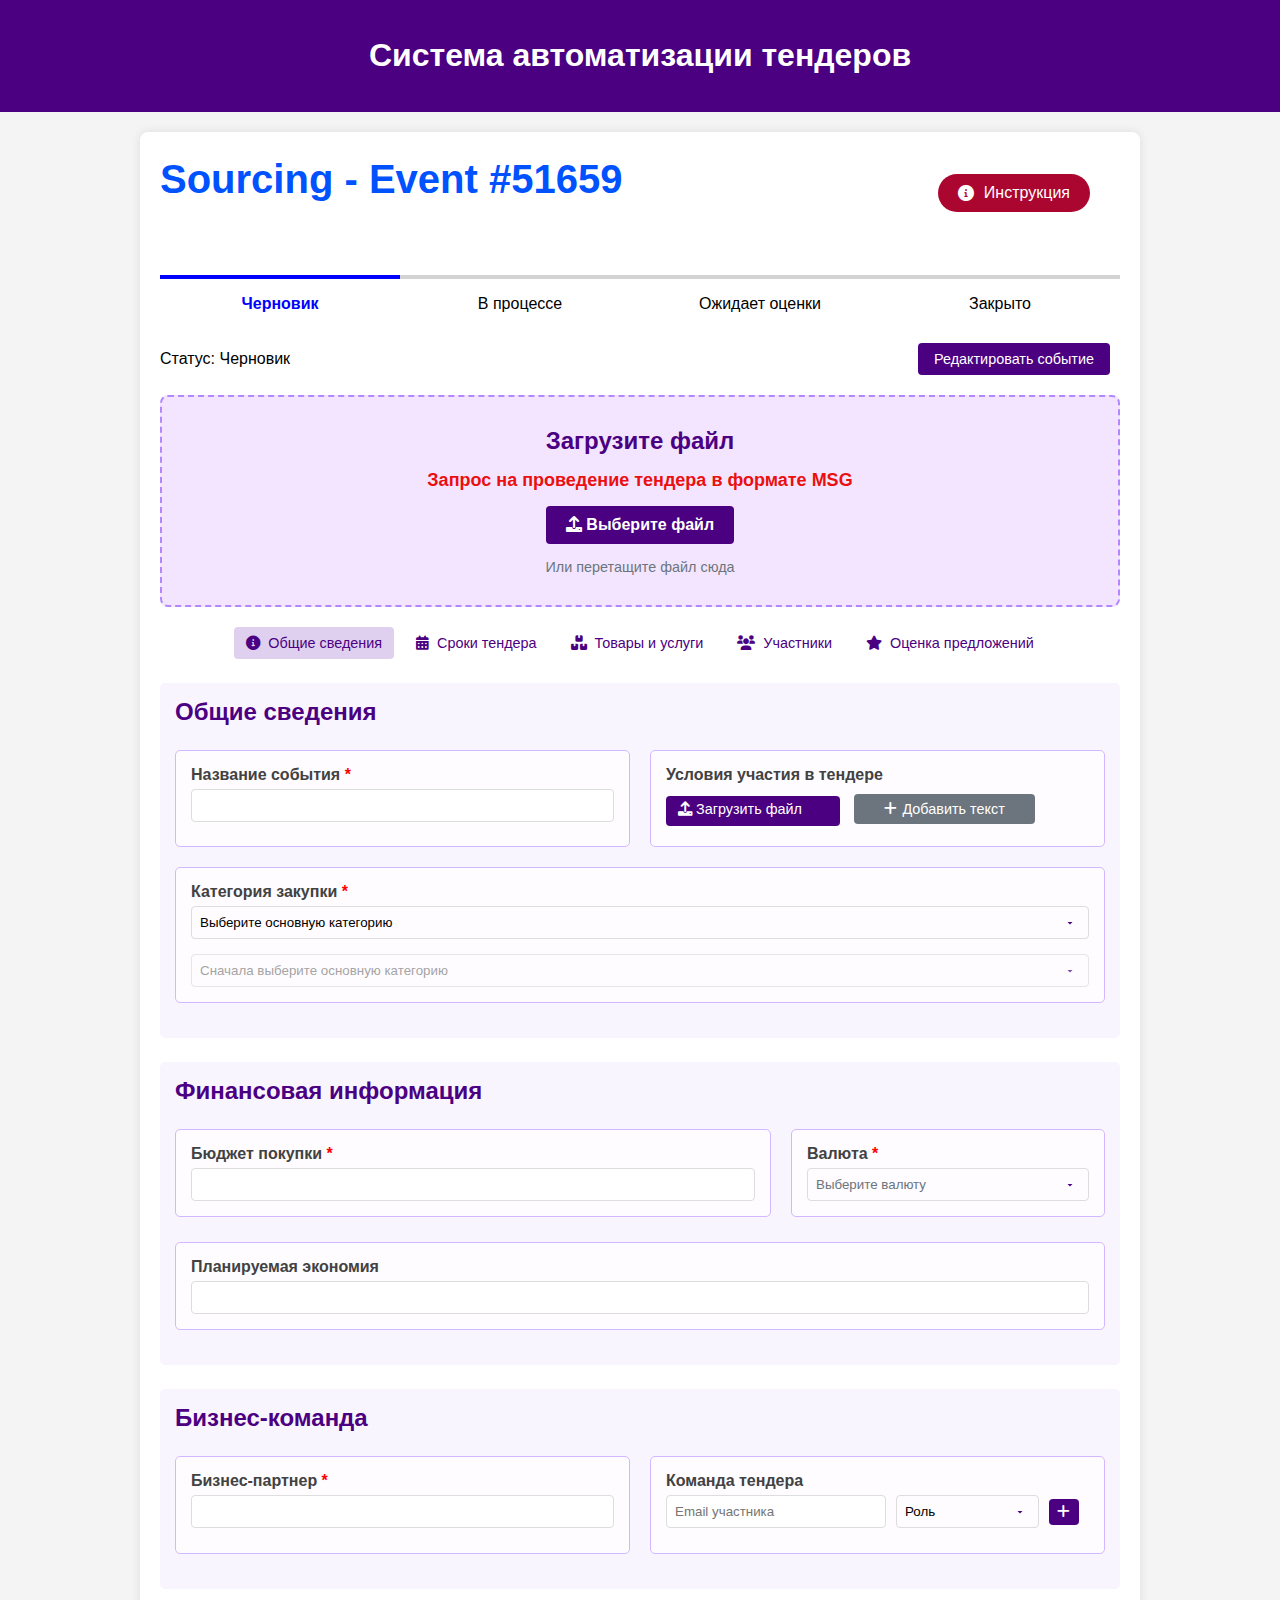
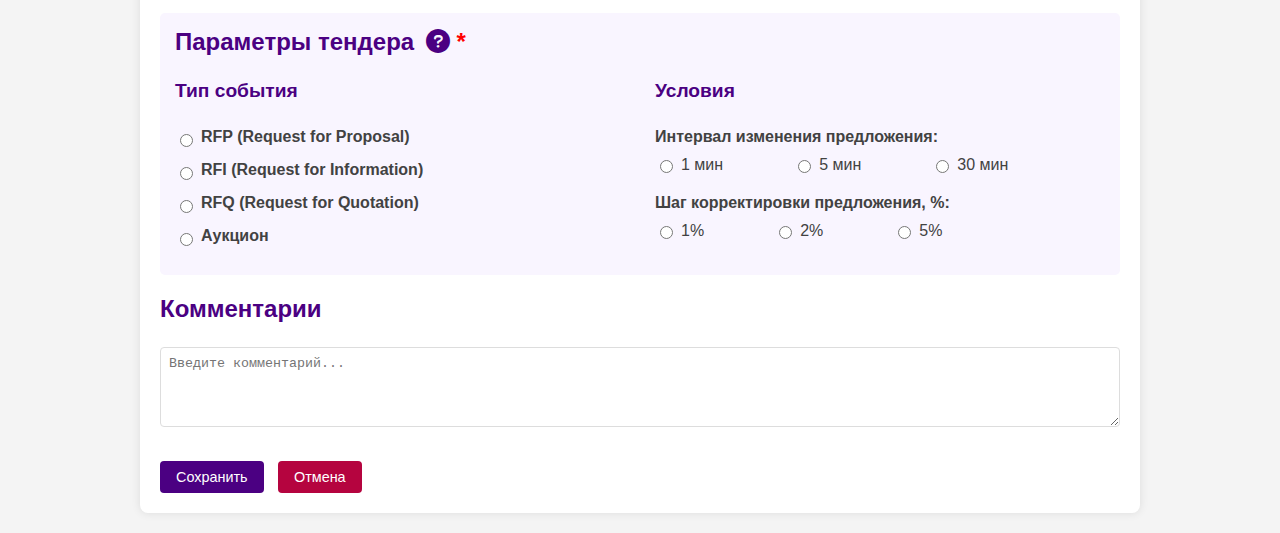
<file: frontend/index.html>
<!DOCTYPE html>
<html lang="ru">

<head>
    <meta charset="UTF-8">
    <meta name="viewport" content="width=device-width, initial-scale=1.0">
    <title>Sourcing - Event</title>
    <link rel="stylesheet" href="https://cdnjs.cloudflare.com/ajax/libs/font-awesome/6.0.0-beta3/css/all.min.css">
    <link rel="icon" href="/static/favicon.ico" type="image/x-icon">
    <style>
        body {
            font-family: Arial, sans-serif;
            margin: 0;
            padding: 0;
            background-color: #f4f4f4;
        }

        /* Хедер */
        header {
            background-color: #4b0082;
            color: white;
            padding: 1rem;
            text-align: center;
        }

        /* Основное содержимое */
        .main-content {
            width: 100%;
            max-width: 1000px;
            margin: 0 auto;
            padding: 20px;
        }

        .form-container {
            background: white;
            padding: 20px;
            border-radius: 8px;
            box-shadow: 0 0 10px rgba(0, 0, 0, 0.1);
        }

        h2,
        h3,
        h4 {
            margin-top: 0;
            color: #4b0082;
        }

        h2 {
            font-size: 2.5em;
            margin-top: 5px;
        }

        h3 {
            font-size: 1.5em;
        }

        h4 {
            font-size: 1.2em;
        }

        .event-status {
            display: flex;
            justify-content: space-between;
            align-items: center;
            margin-top: 30px;
            margin-bottom: 20px;
        }

        .form-section {
            margin-top: 1.5rem;
            padding: 15px;
            /* border: 2px solid #e0d0f0; */
            border-radius: 5px;
            background-color: #f9f5ff;
        }

        .form-section1 {
            margin-top: 1.5rem;
            padding: 15px;
            /* border: 2px solid #e0d0f0; */
            border-radius: 5px;
        }

        .form-row {
            display: flex;
            flex-wrap: wrap;
            margin-bottom: 15px;
            gap: 20px;
        }

        .form-group {
            flex: 1;
            min-width: 250px;
            padding: 15px;
            border: 1px solid #d3b8ff;
            border-radius: 5px;
            background-color: #fefcff;
            margin-bottom: 5px;
        }

        .form-group1 {
            flex: 1;
            min-width: 250px;
            padding: 15px;
            border: 1px solid #e3dfe4;
            border-radius: 5px;
            background-color: #fefcff;
            margin-bottom: 5px;
        }




        .budget-currency-group {
            display: flex;
            gap: 20px;
            align-items: flex-end;
            width: 100%;
        }

        .budget-field {
            flex: 2;
        }

        .currency-field {
            flex: 1;
        }

        .role-field {
            flex: 1;
        }

        label {
            display: block;
            margin-bottom: 5px;
            font-weight: bold;
            font-size: medium;
            color: #424242;
        }

        .label-two {
            display: block;
            margin-bottom: 0px;
            font-weight: 100;
        }

        input[type="text"],
        input[type="number"],
        input[type="email"],
        select,
        textarea {
            width: 100%;
            padding: 8px;
            border: 1px solid #ddd;
            border-radius: 4px;
            box-sizing: border-box;
        }

        textarea {
            min-height: 80px;
            resize: vertical;
        }

        .required-field::after {
            content: " *";
            color: red;
        }

        button {
            padding: 8px 16px;
            background-color: #4b0082;
            color: white;
            border: none;
            border-radius: 4px;
            cursor: pointer;
            transition: background-color 0.3s ease;
            margin-right: 10px;
            font-size: 0.9em;
        }

        button:hover {
            background-color: #6a1b9a;
        }

        button.secondary {
            background-color: #b5043f;
        }

        button.tndr-sbmt {
            background-color: #4233c9;
        }

        button.secondary:hover {
            background-color: #5a6268;
        }

        button.large {
            padding: 12px 30px;
            font-size: 1.1em;
        }

        button.small {
            padding: 5px 10px;
            font-size: 0.8em;
            margin-top: 5px;
        }

        button.analyze-btn {
            background-color: #0e9b3d;
        }

        .file-upload {
            margin: 20px 0;
            padding: 30px;
            border: 2px dashed #b388ff;
            border-radius: 8px;
            text-align: center;
            background-color: #f3e5ff;
            transition: all 0.3s ease;
        }

        .file-upload.dragover {
            background-color: #e6ceff;
            border-color: #9c64ff;
        }

        .file-upload.hidden {
            display: none;
        }

        .file-upload-title {
            color: #4b0082;
            font-size: 1.5em;
            margin-bottom: 15px;
            font-weight: bold;
        }

        .file-upload-subtitle {
            color: #42484e;
            font-size: 0.9em;
            margin-bottom: 15px;
        }

        .file-upload label {
            display: inline-block;
            padding: 10px 20px;
            background-color: #4b0082;
            color: white;
            border-radius: 4px;
            cursor: pointer;
            transition: all 0.3s;
        }

        .file-upload label:hover {
            background-color: #6a1b9a;
        }

        .file-name {
            margin-top: 10px;
            font-size: 0.9em;
            color: #6c757d;
        }

        .hidden {
            display: none;
        }

        /* СТАТУС-БАР */
        .status-bar {
            display: flex;
            position: relative;
            margin-top: 40px;
            padding-top: 20px;
        }

        .status-bar::before {
            content: '';
            position: absolute;
            top: 0;
            left: 0;
            right: 0;
            height: 4px;
            background-color: lightgray;
            z-index: 0;
        }

        .status-bar::after {
            content: '';
            position: absolute;
            top: 0;
            left: 0;
            height: 4px;
            background-color: blue;
            z-index: 1;
            transition: width 0.5s ease;
            width: 0%;
        }

        /* Прогресс по шагам (1–4) */
        .status-bar[data-step="1"]::after {
            width: 25%;
        }

        .status-bar[data-step="2"]::after {
            width: 50%;
        }

        .status-bar[data-step="3"]::after {
            width: 75%;
        }

        .status-bar[data-step="4"]::after {
            width: 100%;
        }

        .status-step {
            flex: 1;
            text-align: center;
            position: relative;
            z-index: 2;
            font-weight: normal;
            color: black;
            transition: color 0.3s ease, font-weight 0.3s ease;
        }

        .status-step.active {
            font-weight: bold;
            color: blue;
        }

        /* Новый стиль для радио-кнопок в столбик */
        .radio-group-vertical {
            display: flex;
            flex-direction: column;
            gap: 10px;
            margin-top: 10px;
        }

        .radio-option {
            display: flex;
            align-items: center;
            gap: 5px;
        }

        .event-type-container {
            display: flex;
            gap: 30px;
            margin-top: 15px;
        }

        .event-type-column {
            flex: 1;
        }

        .add-text-btn {
            margin-top: 5px;
            background-color: #6c757d;
            padding: 7px 30px;
            margin-left: 10px;
            font-size: 0.9em;
        }

        .text-actions {
            display: flex;
            gap: 10px;
            margin-top: 10px;
        }

        .text-actions.hidden {
            display: none;
        }

        #participation-text.hidden {
            display: none;
        }

        .team-member-input {
            display: flex;
            gap: 10px;
            margin-bottom: 10px;
            align-items: center;
        }

        .team-member-input input {
            flex: 1;
        }

        .member-action-btn {
            padding: 5px 8px;
            min-width: 30px;
            background-color: #4b0082;
        }

        .analyze-btn-container {
            text-align: center;
            margin: 20px 0;
        }

        .form-actions {
            margin-top: 30px;
        }

        /* Меню навигации */
        .nav-menu-container {
            margin: 20px 0;
            text-align: center;
        }

        .nav-menu {
            list-style: none;
            padding: 0;
            margin: 0;
            display: inline-flex;
            gap: 10px;
            flex-wrap: wrap;
            justify-content: center;
        }

        .nav-menu li {
            padding: 8px 12px;
            border-radius: 4px;
        }

        .nav-menu li a {
            color: #4b0082;
            text-decoration: none;
            display: flex;
            align-items: center;
            gap: 8px;
            font-size: 0.9em;
        }

        .nav-menu li.active {
            background-color: #e0d0f0;
        }

        .nav-menu li:hover {
            background-color: #e0d0f0;
        }

        /* Сообщение об успешном анализе */
        .analysis-success {
            margin: 20px 0;
            padding: 20px;
            border-radius: 8px;
            background-color: #e8f5e9;
            text-align: center;
            border: 1px solid #c8e6c9;
            display: none;
        }

        .analysis-success i {
            color: #4caf50;
            font-size: 2em;
            margin-bottom: 10px;
        }

        .analysis-success h3 {
            color: #2e7d32;
            margin: 10px 0;
        }

        .analysis-success p {
            color: #424242;
            margin: 5px 0;
        }

        .radio-group-horizontal {
            display: flex;
            gap: 70px;
            margin-top: 10px;
        }

        .radio-option-horizontal {
            display: flex;
            align-items: center;
            gap: 5px;
            white-space: nowrap;
        }

        /* Стили для двухколоночных полей в команде */
        .team-member-input {
            display: flex;
            gap: 10px;
            margin-bottom: 10px;
            align-items: center;
        }

        .team-member-input input {
            flex: 1;
            min-width: 188px;
        }

        /* Увеличиваем расстояние между блоками условий */
        .condition-block {
            margin-bottom: 20px;
        }

        /* Добавляем стили для кастомной кнопки загрузки файла */
        .custom-file-input {
            display: inline-block;
            padding: 5px 12px;
            background-color: #4b0082;
            font-size: 0.9em;
            color: white;
            border-radius: 4px;
            cursor: pointer;
            transition: background-color 0.3s;
            margin-bottom: 5px;
            font-weight: 100;
            height: 20px;
            width: 150px;
        }

        .custom-file-input:hover {
            background-color: #6a1b9a;
        }

        #participation-condition {
            display: none;
            /* Скрываем оригинальный инпут */
        }

        /* Стили для подсказок */
        .tooltip-icon {
            color: #4b0082;
            margin-left: 5px;
            cursor: help;
        }

        [data-tooltip] {
            position: relative;
        }

        [data-tooltip]:hover::after {
            content: attr(data-tooltip);
            position: absolute;
            left: 0;
            top: 100%;
            background: #fff;
            border: 1px solid #4b0082;
            padding: 8px 12px;
            border-radius: 4px;
            font-size: 16px !important;
            font-weight: normal;
            color: #4d3c3d;
            z-index: 1000;
            white-space: pre-wrap;
            min-width: 240px;
            text-align: left;
            line-height: 1.3;
            box-shadow: 0 2px 4px rgba(0, 0, 0, 0.1);
        }

        /* Исправленные стили для полей участников */
        .team-member-input input[type="email"] {
            flex: 2;
        }

        .team-member-input select {
            flex: 1;
        }

        [data-tooltip]:hover::after {
            content: attr(data-tooltip);
            top: calc(50% + 20px);
            left: 50%;
            transform: translate(-50%, -50%);
            background: #fff;
            border: 2px solid #4b0082;
            padding: 20px;
            border-radius: 8px;
            z-index: 2147483647;
            /* Максимальный возможный z-index */
            white-space: pre-wrap;
            width: 320px;
            text-align: left;
            line-height: 1.6;
            box-shadow: 0 8px 30px rgba(0, 0, 0, 0.3);
            font-size: 14px;
            pointer-events: none;
            animation: tooltipFade 0.3s ease;
        }

        @keyframes tooltipFade {
            from {
                opacity: 0;
                transform: translate(-50%, -40%);
            }

            to {
                opacity: 1;
                transform: translate(-50%, -50%);
            }
        }


        /* Блок Инструкции  */
        .title-container {
            position: relative;
            display: flex;
            justify-content: space-between;
            align-items: center;
            margin-bottom: 15px;
            padding-right: 20px;
        }

        .instruction-btn {
            background: #ab0630;
            color: white;
            border: none;
            border-radius: 20px;
            padding: 10px 20px;
            cursor: help;
            transition: all 0.3s;
            display: inline-flex;
            align-items: center;
            gap: 10px;
            font-size: 1em;
            white-space: nowrap;
            margin-left: auto;
        }

        .instruction-btn:hover {
            background: #4a0315;
            transform: scale(1.05);
        }

        .instruction-overlay {
            position: absolute;
            top: calc(100% + 10px);
            right: 0;
            z-index: 2147483647;
            display: none;
            min-width: 400px;
        }

        .instruction-content {
            background: white;
            border: 2px solid #ab0630;
            padding: 20px;
            border-radius: 8px;
            box-shadow: 0 4px 15px rgba(0, 0, 0, 0.2);
            position: relative;
            line-height: 30px;
        }

        .instruction-btn:hover+.instruction-overlay,
        .instruction-overlay:hover {
            display: block;
        }

        .instruction-content::before {
            content: '';
            position: absolute;
            bottom: 100%;
            right: 15px;
            border-width: 8px;
            border-style: solid;
            border-color: transparent transparent #4b0082 transparent;
        }

        .comment-sec {
            margin-top: 20px;
        }

        /* Добавляем стили для управления формами */
        .form-tab {
            display: none;
        }

        .form-tab.active {
            display: block;
        }

        .file-upload.small {
            padding: 15px;
            min-height: 80px;
        }

        .file-upload.small .file-upload-title {
            font-size: 1.1em;
        }

        .file-upload.small label.small {
            padding: 8px 15px;
            font-size: 0.9em;
        }

        .file-name.small {
            font-size: 0.8em;
        }

        /* Стили для синхронизации валюты */
        #goods-currency {
            background-color: #f0f0f0;
            cursor: not-allowed;
        }

        .add-section {
            position: relative;
            width: 200px;
        }

        .add-type-btn {
            width: 100%;
            padding: 10px;
            background-color: #4b0082;
            color: white;
            border: none;
            border-radius: 4px;
            cursor: pointer;
            display: flex;
            align-items: center;
            justify-content: center;
            gap: 8px;
        }

        .type-dropdown {
            display: none;
            position: absolute;
            top: 100%;
            left: 0;
            right: 0;
            background: white;
            border: 1px solid #ddd;
            border-radius: 4px;
            box-shadow: 0 2px 4px rgba(0, 0, 0, 0.1);
            z-index: 100;
            margin-top: 5px;
        }

        .type-dropdown.show {
            display: block;
        }

        .type-option {
            padding: 10px;
            cursor: pointer;
            transition: background-color 0.2s;
        }

        .type-option:hover {
            background-color: #f5f5f5;
        }

        .lot-form.hidden {
            display: none;
        }

        /* Стили для файлового инпута */
        .file-upload.small label.small {
            display: inline-block;
            padding: 8px 15px;
            margin: 5px 0;
        }

        /* Добавляем новые стили для товаров и услуг */
        .simple-file-upload {
            display: flex;
            align-items: center;
            gap: 10px;
        }

        .upload-btn {
            display: inline-block;
            padding: 8px 20px;
            background-color: #4b0082;
            color: white;
            border-radius: 4px;
            cursor: pointer;
            transition: background-color 0.3s;
            font-size: 0.9em;
        }

        .add-section {
            position: relative;
            width: 200px;
        }

        .type-dropdown {
            display: none;
            position: absolute;
            top: 100%;
            left: 0;
            right: 0;
            background: white;
            border: 1px solid #ddd;
            border-radius: 4px;
            box-shadow: 0 2px 4px rgba(0, 0, 0, 0.1);
            z-index: 100;
            margin-top: 5px;
        }

        .type-dropdown.show {
            display: block;
        }

        .type-option {
            padding: 10px;
            cursor: pointer;
            transition: background-color 0.2s;
        }

        .lot-form {

            margin: 15px 0;
            padding: 15px;
            border: 2px solid #e0d0f0;
            border-radius: 8px;
            background: #ffffff;
        }



        .error {
            border-color: #ff0000 !important;
            box-shadow: 0 0 3px #ff0000;
        }

        .lot-form.visible {
            display: block;
            animation: fadeIn 0.3s ease;
        }

        @keyframes fadeIn {
            from {
                opacity: 0;
            }

            to {
                opacity: 1;
            }
        }

        .file-upload.small {
            display: none;
        }

        .adding-label {
            background-color: #4b0082;
            color: white;
            padding: 10px;
            border-radius: 4px;
            text-align: center;
            display: none;
        }

        .adding-label.visible {
            display: block;
            animation: fadeIn 0.3s ease;
        }

        .lot-actions {
            margin-top: 20px;
            display: flex;
            gap: 10px;
            justify-content: flex-end;
        }

        .hidden {
            display: none !important;
        }

        .adding-label {
            background-color: #4b0082;
            color: white;
            padding: 10px;
            border-radius: 4px;
            text-align: center;
            display: none;
            margin-bottom: 15px;
        }

        .lot-actions {
            margin-top: 20px;
            display: none;
            gap: 10px;
            justify-content: flex-end;
        }

        .lot-actions.visible {
            display: flex;
        }

        .adding-label.visible {
            display: block;
            animation: fadeIn 0.3s ease;
        }

        @keyframes fadeIn {
            from {
                opacity: 0;
            }

            to {
                opacity: 1;
            }
        }

        .adding-title {
            background-color: #4b0082;
            color: white !important;
            padding: 12px 232%;
            /* Вертикальные отступы */
            width: 100%;
            /* Занимает всю ширину */
            text-align: center;
            /* Центрирование текста */
            border-radius: 4px;
            font-size: 1.1em;
            margin: 0 0 15px 0;
            /* Отступ снизу */
            display: none;
            transition: all 0.3s ease;
            box-sizing: border-box;
            /* Учитываем padding в ширине */
        }

        /* Для иконки внутри заголовка */
        .adding-title i {
            margin-right: 10px;
            font-size: 1.2em;
        }

        .add-type-btn.hidden {
            display: none;
        }

        .type-dropdown {
            display: none;
            position: absolute;
            /* остальные стили... */
        }

        .type-dropdown.show {
            display: block;
        }

        .participant-block {
            border: 2px solid #e0d0f0;
            border-radius: 5px;
            padding: 15px;
            margin-bottom: 20px;
            background: #f9f5ff;
        }

        .participant-block h4 {
            color: #4b0082;
            margin-top: 0;
            margin-bottom: 15px;
        }

        .add-participant-btn {
            margin-top: 10px;
            width: 100%;
        }

        select {
            appearance: none;
            -webkit-appearance: none;
            background: url("data:image/svg+xml;charset=UTF-8,%3csvg xmlns='http://www.w3.org/2000/svg' viewBox='0 0 24 24' fill='%234b0082'%3e%3cpath d='M7 10l5 5 5-5z'/%3e%3c/svg%3e") no-repeat right 0.75rem center/12px 12px;
            padding-right: 2rem;
        }

        select:invalid {
            color: #6c757d;
        }

        /* Стили для таблицы участников */
        .participants-table {
            width: 100%;
            border-collapse: collapse;
            margin: 20px 0;
            background: white;
            border-radius: 8px;
            overflow: hidden;
            box-shadow: 0 0 10px rgba(0, 0, 0, 0.05);
            table-layout: auto;
            min-width: 100%;
            overflow-x: auto;
        }

        .participants-table th,
        .participants-table td {
            padding: 12px 15px;
            text-align: left;
            border-bottom: 1px solid #e0d0f0;
            white-space: nowrap;
            overflow: hidden;
            text-overflow: ellipsis;
            max-width: 200px;
            padding: 12px 15px;
            word-wrap: break-word;
            /* Перенос длинных слов */
            white-space: normal !important;
            /* Разрешаем перенос */
            overflow-wrap: break-word;
            /* Альтернатива для word-wrap */
        }

        .participants-table th {
            background-color: #4b0082;
            color: white;
            font-weight: bold;
            position: sticky;
            top: 0;
        }

        .participants-table tr:hover {
            background-color: #f9f5ff;
        }

        .participants-table-container {
            overflow-x: auto;
            width: 100%;
        }

        .action-buttons {
            display: flex;
            gap: 8px;
        }

        /* Стили для модального окна */
        .modal-overlay {
            position: fixed;
            top: 0;
            left: 0;
            right: 0;
            bottom: 0;
            background: rgba(0, 0, 0, 0.5);
            display: none;
            justify-content: center;
            align-items: center;
            z-index: 1000;
        }

        .modal-content {
            background: white;
            padding: 30px;
            border-radius: 8px;
            width: 500px;
            position: relative;
        }

        .modal-close {
            position: absolute;
            top: 15px;
            right: 15px;
            cursor: pointer;
            font-size: 1.5em;
            color: #4b0082;
        }

        .modal-form-group {
            margin-bottom: 15px;
        }

        .modal-form-group label {
            display: block;
            margin-bottom: 5px;
            color: #4b0082;
            font-weight: bold;
        }

        .modal-form-group input,
        .modal-form-group select {
            width: 100%;
            padding: 8px;
            border: 1px solid #ddd;
            border-radius: 4px;
        }

        .required-star {
            color: red;
            margin-left: 3px;
        }

        /* ЛОТЫ */

        .lot-header {
            background-color: #4b0082;
            /* Темно-фиолетовый */
            color: white;
            padding: 12px 20px;
            border-radius: 6px 6px 0 0;
            margin: -20px -20px 20px -20px;
            font-weight: bold;
        }

        .lot-number {
            font-size: 1.1em;
            letter-spacing: 0.5px;
        }


        /* СРОКИ */

        .start-select {
            width: 100%;
            padding: 8px;
            border: 2px solid #4b0082;
            border-radius: 4px;
        }

        #custom-date-fields {
            background: #f8f5ff;
            padding: 10px;
            border-radius: 4px;
        }

        #custom-date-fields .form-row {
            margin: 0;
        }


        .timeline-container {
            padding: 20px 0;
        }

        .timeline {
            display: flex;
            align-items: center;
            justify-content: space-between;
            position: relative;
            height: 80px;
        }

        .timeline-line {
            position: absolute;
            left: 0;
            right: 0;
            height: 4px;
            background: #450e69;
            z-index: 1;
        }

        .timeline-item {
            position: relative;
            z-index: 2;
            display: flex;
            flex-direction: column;
            align-items: center;
        }

        .timeline-dot {
            width: 20px;
            height: 20px;
            border-radius: 50%;
            background: #4b0082;
            border: 3px solid white;
            box-shadow: 0 2px 4px rgba(0, 0, 0, 0.2);
        }

        .timeline-label {
            margin-top: 10px;
            text-align: center;
            font-size: 14px;
            color: #666;
        }

        .timeline-label span:first-child {
            display: block;
            font-weight: bold;
            color: #4b0082;
            font-size: large;
            margin-top: 10px;
        }

        #start-date-label,
        #end-date-label {
            font-size: 12px;
            color: #888;
            font-size: medium;
            margin-top: 30px;
        }

        .timeline-item.submission {
            position: absolute;
            left: 50%;
            transform: translateX(-50%);
        }

        .lot-header {
            display: flex;
            justify-content: space-between;
            align-items: center;
            padding: 12px 20px;
        }

        .delete-lot-btn {
            padding: 5px 10px;
            font-size: 0.8em;
            background-color: #b5043f !important;
        }

        .delete-lot-btn:hover {
            background-color: #7a0229 !important;
        }

        /* Стили для подтверждения загрузки */
        .upload-success-message {
            display: flex;
            align-items: center;
            gap: 12px;
            background: #e8f5e9;
            border: 2px solid #4caf50;
            border-radius: 8px;
            padding: 12px 20px;
            margin-top: 10px;
            animation: slideIn 0.3s ease;
        }

        .upload-success-message i {
            color: #4caf50;
            font-size: 1.5em;
        }

        .upload-details {
            display: flex;
            flex-direction: column;
        }

        .file-name-text {
            font-weight: 500;
            color: #2e7d32;
            font-size: 0.95em;
        }

        .file-status {
            color: #666;
            font-size: 0.85em;
            margin-top: 3px;
        }

        @keyframes slideIn {
            from {
                opacity: 0;
                transform: translateY(-10px);
            }

            to {
                opacity: 1;
                transform: translateY(0);
            }
        }

        .hidden {
            display: none !important;
        }


        /* Стили для модального окна подтверждения */
        .invitation-textarea {
            width: 100%;
            padding: 15px;
            border: 2px solid #e0d0f0;
            border-radius: 6px;
            font-family: Arial, sans-serif;
            line-height: 1.5;
            margin: 10px 0;
            min-height: 200px;
            resize: vertical;
            background: #fff;
        }

        .invitation-textarea:focus {
            outline: none;
            border-color: #4b0082;
            box-shadow: 0 0 5px rgba(75, 0, 130, 0.3);
        }

        .modal-content h3 {
            border-bottom: 2px solid #4b0082;
            padding-bottom: 10px;
            margin-bottom: 20px;
        }
    </style>
</head>

<body>
    <header>
        <h1>Система автоматизации тендеров</h1>
    </header>

    <div class="main-content">
        <section class="form-container">
            <div class="title-container">
                <h2 style="color: #0051ff;">Sourcing - Event #51659</h2>
                <div style="position: relative;">
                    <button class="instruction-btn">
                        <i class="fas fa-info-circle"></i>
                        Инструкция
                    </button>
                    <div class="instruction-overlay">
                        <div class="instruction-content">
                            <h3 style="color: #ab0630; margin: 0 0 15px 0; font-size: 1.3em;">📋 Инструкция</h3>
                            <ol style="padding-left: 20px; margin: 0 0 15px 0;">
                                <li>Загрузите файл с заданием тендера</li>
                                <li>Дождитесь автоматического ввода информации системой</li>
                                <li>Проверьте корректность ввода данных системой</li>
                                <li>Внесите оставшиеся данные</li>
                                <li>Запустите тендер</li>
                            </ol>
                            <p style="color: #666; margin: 0; font-size: 0.9em;">
                                ❗ Обязательные поля отмечены *
                            </p>
                        </div>
                    </div>
                </div>
            </div>


            <div class="status-bar" data-step="1">
                <div class="status-step active">Черновик</div>
                <div class="status-step">В процессе</div>
                <div class="status-step">Ожидает оценки</div>
                <div class="status-step">Закрыто</div>
            </div>
            <div class="event-status">
                <span>Статус: <span id="status-text">Черновик</span></span>
                <button id="edit-btn">Редактировать событие</button>
            </div>


            <div class="file-upload" id="file-upload-container">
                <div class="file-upload-title">Загрузите файл</div>
                <div style="color:#eb1010; font-size: large;" class="file-upload-subtitle"><b>Запрос на проведение
                        тендера в формате MSG</b></div>
                <input type="file" id="file-input" accept=".pdf,.doc,.docx,.xls,.xlsx,.msg" style="display: none;">
                <label for="file-input"><i class="fas fa-upload"></i> Выберите файл</label>
                <div id="file-name" class="file-name">Или перетащите файл сюда</div>
            </div>

            <div class="analysis-success" id="analysis-success">
                <i class="fas fa-check-circle"></i>
                <h3>Анализ завершен успешно!</h3>
                <p>Данные из файла были автоматически подгружены в форму.</p>
                <p>Вы можете проверить информацию и подтвердить событие.</p>
            </div>

            <div class="analyze-btn-container">
                <button id="analyze-btn" class="analyze-btn large hidden"><i class="fas fa-search"></i>
                    Анализировать</button>
            </div>

            <!-- Меню навигации -->
            <div class="nav-menu-container">
                <ul class="nav-menu">
                    <li class="active" data-tab="general">
                        <a href="#"><i class="fas fa-info-circle"></i> Общие сведения</a>
                    </li>
                    <li data-tab="timeline">
                        <a href="#"><i class="fas fa-calendar-alt"></i> Сроки тендера</a>
                    </li>
                    <li data-tab="goods">
                        <a href="#"><i class="fas fa-boxes"></i> Товары и услуги</a>
                    </li>
                    <li data-tab="participants">
                        <a href="#"><i class="fas fa-users"></i> Участники</a>
                    </li>
                    <li data-tab="evaluation">
                        <a href="#"><i class="fas fa-star"></i> Оценка предложений</a>
                    </li>
                </ul>
            </div>

            <form id="general-form" class="form-tab active">
                <div class="form-section">
                    <h3>Общие сведения</h3>
                    <div class="form-row">
                        <div class="form-group">
                            <label for="event-name" class="required-field">Название события</label>
                            <input type="text" id="event-name" name="event-name" required>
                        </div>
                        <div class="form-group">
                            <label for="participation-condition">Условия участия в тендере</label>
                            <label class="custom-file-input" for="participation-condition">
                                <i class="fas fa-upload"></i> Загрузить файл
                            </label>
                            <input type="file" id="participation-condition" name="participation-condition">

                            <div class="upload-success-message hidden" id="condition-upload-success">
                                <i class="fas fa-check-circle"></i>
                                <div class="upload-details">
                                    <span class="file-name-text" id="condition-file-name"></span>
                                    <span class="file-status">Файл успешно загружен</span>
                                </div>
                            </div>
                            <button type="button" class="add-text-btn" id="add-text-btn">
                                <i class="fas fa-plus"></i> Добавить текст
                            </button>
                            <textarea id="participation-text" name="participation-text" class="hidden"
                                style="margin-top: 10px;"></textarea>
                            <div class="text-actions hidden" id="text-actions">
                                <button type="button" class="small secondary" id="clear-text-btn">
                                    <i class="fas fa-trash"></i> Удалить текст
                                </button>
                                <button type="button" class="small secondary" id="cancel-text-btn">
                                    <i class="fas fa-times"></i> Отменить
                                </button>
                            </div>
                        </div>
                    </div>
                    <div class="form-row">
                        <div class="form-group">
                            <label for="purchase-category" class="required-field">Категория закупки</label>
                            <select id="mainCategory" onchange="updateSubCategories()">
                                <option value="">Выберите основную категорию</option>
                                <option value="CS">CS - PROFESSIONAL SERVICES</option>
                                <option value="MK">MK - MARKETING & SALES</option>
                                <option value="CD">CD - COGS & DISTRIBUTION</option>
                                <option value="MC">MC - CAPEX & MAINTENANCE</option>
                                <option value="DG">DG - DIGITAL</option>
                                <option value="RD">RD - MEDICAL & SCIENTIFIC</option>
                            </select>

                            <!-- Подкатегории -->
                            <select style="margin-top: 15px;" id="subCategory" disabled>
                                <option value="">Сначала выберите основную категорию</option>
                            </select>
                        </div>
                    </div>
                </div>

                <div class="form-section">
                    <h3>Финансовая информация</h3>
                    <div class="form-row">
                        <div class="budget-currency-group">
                            <div class="form-group budget-field">
                                <label for="purchase-budget" class="required-field">Бюджет покупки</label>
                                <input type="text" id="purchase-budget" name="purchase-budget">
                            </div>
                            <div class="form-group currency-field">
                                <label for="currency" class="required-field">Валюта</label>
                                <select id="currency" name="currency" required>
                                    <option value="">Выберите валюту</option>
                                    <option value="RUB">RUB - Российский рубль</option>
                                    <option value="USD">USD - Доллар США</option>
                                    <option value="EUR">EUR - Евро</option>
                                    <option value="CNY">CNY - Китайский юань</option>
                                </select>
                            </div>
                        </div>
                        <div class="form-group" style="width: 100%;">
                            <label for="planned-savings">Планируемая экономия</label>
                            <input type="text" id="planned-savings" name="planned-savings">
                        </div>
                    </div>
                </div>

                <div class="form-section">
                    <h3>Бизнес-команда</h3>
                    <div class="form-row">
                        <div class="form-group">
                            <label for="business-partner" class="required-field">Бизнес-партнер</label>
                            <input type="text" id="business-partner" name="business-partner">
                        </div>
                        <div class="form-group">
                            <label for="tender-team">Команда тендера</label>
                            <div id="team-members-container">
                                <div class="team-member-input">
                                    <input type="email" placeholder="Email участника">
                                    <select>
                                        <option value="">Роль</option>
                                        <option value="owner">Владелец</option>
                                        <option value="watcher">Наблюдатель</option>
                                    </select>
                                    <button type="button" class="member-action-btn add-member-btn"><i
                                            class="fas fa-plus"></i></button>
                                </div>
                            </div>
                        </div>
                    </div>
                </div>

                <div class="form-section">
                    <h3 data-tooltip="RFP: Подробные предложения, сложные проекты&#10;RFI: Сбор информации, разведка рынка&#10;RFQ: Запрос цен, простые закупки&#10;Аукцион: Соревнование предложений, публичная продажа/закупка"
                        class="required-field">Параметры тендера
                        <i class="fas fa-question-circle tooltip-icon"></i>
                    </h3>

                    <div class="event-type-container">
                        <div class="event-type-column">
                            <h4>Тип события</h4>
                            <div class="radio-group-vertical">
                                <div class="radio-option">
                                    <input type="radio" id="type-rfp" name="event-type" value="rfp" required>
                                    <label for="type-rfp">RFP (Request for Proposal)</label>
                                </div>
                                <div class="radio-option">
                                    <input type="radio" id="type-rfi" name="event-type" value="rfi">
                                    <label for="type-rfi">RFI (Request for Information)</label>
                                </div>
                                <div class="radio-option">
                                    <input type="radio" id="type-rfq" name="event-type" value="rfq">
                                    <label for="type-rfq">RFQ (Request for Quotation)</label>
                                </div>
                                <div class="radio-option">
                                    <input type="radio" id="type-auction" name="event-type" value="auction">
                                    <label for="type-auction">Аукцион</label>
                                </div>
                            </div>
                        </div>
                        <div class="event-type-column">
                            <h4>Условия</h4>
                            <div class="condition-block">
                                <label>Интервал изменения предложения: </label>
                                <div class="radio-group-horizontal">
                                    <div class="radio-option-horizontal">
                                        <input type="radio" id="param-option1-1" name="condition1" value="option1"
                                            required>
                                        <label class="label-two" for="param-option1-1">1 мин</label>
                                    </div>
                                    <div class="radio-option-horizontal">
                                        <input type="radio" id="param-option1-2" name="condition1" value="option2">
                                        <label class="label-two" for="param-option1-2">5 мин</label>
                                    </div>
                                    <div class="radio-option-horizontal">
                                        <input type="radio" id="param-option1-3" name="condition1" value="option3">
                                        <label class="label-two" for="param-option1-3">30 мин</label>
                                    </div>
                                </div>
                            </div>
                            <div class="condition-block">
                                <label>Шаг корректировки предложения, %: </label>
                                <div class="radio-group-horizontal">
                                    <div class="radio-option-horizontal">
                                        <input type="radio" id="param-option2-1" name="condition2" value="option1"
                                            required>
                                        <label class="label-two" for="param-option2-1">1%</label>
                                    </div>
                                    <div class="radio-option-horizontal">
                                        <input type="radio" id="param-option2-2" name="condition2" value="option2">
                                        <label class="label-two" for="param-option2-2">2%</label>
                                    </div>
                                    <div class="radio-option-horizontal">
                                        <input type="radio" id="param-option2-3" name="condition2" value="option3">
                                        <label class="label-two" for="param-option2-3">5%</label>
                                    </div>
                                </div>
                            </div>
                        </div>
                    </div>
                </div>
                <div class="comment-sec">
                    <h3>Комментарии</h3>
                    <textarea id="comments" name="comments" placeholder="Введите комментарий..."></textarea>
                </div>

                <div class="form-actions">
                    <button type="button" id="save-btn">Сохранить</button>
                    <button type="button" id="submit-btn" class="tndr-sbmt hidden">Подтвердить</button>
                    <button type="button" class="secondary">Отмена</button>
                </div>
            </form>

            <!-- Сроки тендера -->
            <form id="timeline-form" class="form-tab">
                <div class="form-section">
                    <h3>Сроки тендера</h3>
                    <div class="form-row">
                        <!-- Начало тендера -->
                        <div class="form-group" style="flex: 1; border:0px;">
                            <label style="font-size: large;" for="start-type">Начало тендера</label>
                            <select id="start-type" class="start-select" required>
                                <option value="">Выберите тип</option>
                                <option value="immediate">Сразу после подтверждения</option>
                                <option value="custom">Назначить дату и время</option>
                            </select>

                            <!-- Контейнер для дополнительных полей -->
                            <div id="custom-date-fields" style="display: none; margin-top: 10px;">
                                <div class="form-row" style="gap: 0px; ">
                                    <div class="form-group" style="flex: 1; margin-bottom: 0px; border: 0px;">
                                        <label style="color:#7c7979" for="end-date">Дата начала</label>
                                        <input type="date" id="start-date" style="width: 100%;">
                                    </div>
                                    <div class="form-group" style="flex: 1; border: 0px;">
                                        <label style="color:#7c7979" for="end-date">Время начала</label>
                                        <input type="time" id="start-time" style="width: 100%;">
                                    </div>
                                </div>
                            </div>
                        </div>

                        <!-- Окончание тендера -->
                        <div class="form-group" style="flex: 1;border:0px;">
                            <label style="font-size: large; margin-bottom: 25px;" for="start-type">Окончание
                                тендера</label>

                            <label style="margin-bottom: 15px; color: #695b6d" for="start-type">Назначить дату и время
                                окончания</label>
                            <div class="form-row" style="gap: 10px; margin-top: 0;">
                                <div class="form-group" style="flex: 1; border: 0px; margin-bottom: -1px;">
                                    <label style="color:#7c7979" for="end-date">Дата окончания</label>
                                    <input type="date" id="end-date" required style="width: 100%">
                                </div>
                                <div class="form-group" style="flex: 1; border: 0px;">
                                    <label style="color:#7c7979" for="end-time">Время окончания</label>
                                    <input type="time" id="end-time" required style="width: 100%">
                                </div>
                            </div>
                        </div>
                    </div>
                </div>


                <div class="form-section1">
                    <h3>Таймлайн тендера</h3>
                    <div class="timeline-container">
                        <div class="timeline">
                            <div class="timeline-item start">
                                <div class="timeline-dot"></div>
                                <div class="timeline-label">
                                    <span>Начало</span>
                                    <span id="start-date-label">—</span>
                                </div>
                            </div>

                            <div class="timeline-item submission">
                                <div class="timeline-dot"></div>
                                <div class="timeline-label">
                                    <span>Подача предложений</span>
                                </div>
                            </div>

                            <div class="timeline-line"></div>

                            <div class="timeline-item end">
                                <div class="timeline-dot"></div>
                                <div class="timeline-label">
                                    <span>Окончание</span>
                                    <span id="end-date-label">—</span>
                                </div>
                            </div>
                        </div>
                    </div>
                </div>



                <!-- Общие элементы формы -->
                <div class="comment-sec">
                    <h3>Комментарии</h3>
                    <textarea id="comments-timeline" name="comments"></textarea>
                </div>

                <div class="form-actions">
                    <button type="button" id="save-timeline">Сохранить</button>
                    <button type="button" class="secondary">Отмена</button>
                </div>
            </form>

            <form id="goods-form" class="form-tab">
                <div class="form-section">
                    <h3>Документация к тендеру</h3>
                    <div class="form-row">
                        <div class="form-group">
                            <label style="margin-bottom: 10px">Вложения</label>
                            <div class="simple-file-upload">
                                <input type="file" id="goods-file" class="hidden">
                                <label for="goods-file" class="upload-btn">
                                    <i class="fas fa-upload"></i> Выбрать файл
                                </label>
                                <!-- Добавленный блок подтверждения -->
                                <div class="upload-success-message hidden" id="goods-upload-success">
                                    <i class="fas fa-check-circle"></i>
                                    <div class="upload-details">
                                        <span class="file-name-text" id="goods-file-name"></span>
                                        <span class="file-status">Файл успешно загружен</span>
                                    </div>
                                </div>
                            </div>
                        </div>
                    </div>
                </div>

                <div class="form-section">
                    <h3>Товары и услуги</h3>
                    <div class="lots-container" id="lots-container">
                        <!-- Лоты будут добавляться сюда -->
                    </div>

                    <div class="add-section">
                        <button type="button" class="add-type-btn" id="add-type-btn">
                            <i class="fas fa-plus"></i> Добавить
                        </button>
                        <div class="type-dropdown">
                            <div class="type-option" data-type="lot">Лот</div>
                            <div class="type-option" data-type="service">Услуга</div>
                        </div>
                    </div>
                </div>
                <div class="comment-sec">
                    <h3>Комментарии</h3>
                    <textarea id="comments-goods" name="comments"></textarea>
                </div>

                <div class="form-actions">
                    <button type="button" id="save-goods">Сохранить</button>
                    <button type="button" class="secondary">Отмена</button>
                </div>
            </form>

            <!-- Шаблон для услуги -->
            <template id="service-template">
                <div class="service-form">
                    <div class="form-row">
                        <div class="form-group" style="flex: 1;">
                            <label class="required-field">Название услуги</label>
                            <input type="text" required>
                        </div>
                        <div class="form-group" style="flex: 1;">
                            <label>Описание услуги</label>
                            <input type="text">
                        </div>
                    </div>
                    <div class="service-actions">
                        <button type="button" class="save-service">Сохранить</button>
                        <button type="button" class="cancel-service secondary">Отмена</button>
                    </div>
                </div>
            </template>
            <!-- Шаблон лота -->
            <template id="lot-template">
                <div class="lot-form">
                    <!-- Заголовок лота -->
                    <div class="lot-header">
                        <span class="lot-number"></span>
                        <button class="delete-lot-btn secondary small">
                            <i class="fas fa-trash"></i> Удалить лот
                        </button>
                    </div>

                    <!-- Строка 1 -->
                    <div class="form-row">
                        <div class="form-group1">
                            <label class="required-field">Название лота</label>
                            <input type="text" required>
                        </div>
                        <div class="form-group1">
                            <label>Описание лота</label>
                            <input type="text">
                        </div>
                    </div>

                    <!-- Строка 2 -->
                    <div class="form-row">
                        <div class="form-group1">
                            <label class="required-field">Количество</label>
                            <input type="number" required>
                        </div>
                        <div class="form-group1">
                            <label>Единица измерения</label>
                            <select>
                                <option value="">Выберите</option>
                                <option value="шт">Штуки</option>
                                <option value="кг">Килограммы</option>
                                <option value="м">Метры</option>
                            </select>
                        </div>
                    </div>

                    <!-- Строка 3 -->
                    <div class="form-row">
                        <div class="form-group1">
                            <label class="required-field">Стартовая цена</label>
                            <input type="number" step="0.01" required>
                        </div>
                        <div class="form-group1">
                            <label>Валюта</label>
                            <select>
                                <option value="RUB">Рубли</option>
                                <option value="USD">Доллары</option>
                                <option value="EUR">Евро</option>
                            </select>
                        </div>
                    </div>

                    <div class="lot-actions">
                        <button type="button" class="save-lot">Сохранить</button>
                        <button type="button" class="cancel-lot secondary">Отмена</button>
                    </div>
                </div>
            </template>
            <!--  раздел Participants -->
            <form id="participants-form" class="form-tab">
                <div class="form-section">
                    <h3>Участники тендера</h3>
                    <div class="participants-table-container">
                        <table class="participants-table">
                            <thead>
                                <tr>
                                    <th>Дата добавления</th>
                                    <th>Название</th>
                                    <th>Контакт</th>
                                    <th>Email</th>
                                    <th>Участие</th>
                                    <th>Последняя активность</th>
                                    <th>Действия</th>
                                </tr>
                            </thead>
                            <tbody id="participants-table-body">
                                <!-- Строки будут добавляться здесь -->
                            </tbody>
                        </table>
                    </div>

                    <button type="button" class="add-participant-btn secondary" id="open-modal-btn">
                        <i class="fas fa-plus-circle"></i> Добавить участника
                    </button>
                </div>
                <div class="comment-sec">
                    <h3>Комментарии</h3>
                    <textarea id="comments-participants" name="comments"></textarea>
                </div>

                <div class="form-actions">
                    <button type="button" id="save-participants">Сохранить</button>
                    <button type="button" class="secondary">Отмена</button>
                </div>
            </form>

            <!-- Модальное окно -->
            <div class="modal-overlay" id="modal-overlay">
                <div class="modal-content">
                    <span class="modal-close" id="modal-close">&times;</span>
                    <h3 style="color: #4b0082; margin-top: 0;">Добавить участника</h3>

                    <form id="participant-form">
                        <div class="modal-form-group">
                            <label>Название компании <span class="required-star">*</span></label>
                            <input type="text" id="modal-company" required>
                        </div>

                        <div class="modal-form-group">
                            <label>Контактное лицо <span class="required-star">*</span></label>
                            <input type="text" id="modal-contact" required>
                        </div>

                        <div class="modal-form-group">
                            <label>Email <span class="required-star">*</span></label>
                            <input type="email" id="modal-email" required>
                        </div>

                        <div class="modal-form-group">
                            <label>Условия участия</label>
                            <select id="modal-terms">
                                <option value="accepted">Принято</option>
                                <option value="pending">В ожидании</option>
                                <option value="rejected">Отклонено</option>
                            </select>
                        </div>

                        <div style="text-align: right; margin-top: 20px;">
                            <button type="button" class="secondary" id="modal-cancel">Отмена</button>
                            <button type="submit" class="tndr-sbmt">Добавить</button>
                        </div>
                    </form>
                </div>
            </div>

            <form id="evaluation-form" class="form-tab">
                <div class="form-section">
                    <h3>Способ оценки предложений</h3>

                    <div class="form-row">
                        <div class="form-group">
                            <label for="min-score" class="required-field">Минимальная оценка</label>
                            <select id="min-score" name="min-score" required>
                                <option value="">Выберите</option>
                                <option value="0">0</option>
                                <option value="1">1</option>
                            </select>
                        </div>

                        <div class="form-group">
                            <label for="max-score" class="required-field">Максимальная оценка</label>
                            <select id="max-score" name="max-score" required>
                                <option value="">Выберите</option>
                                <option value="5">5</option>
                                <option value="10">10</option>
                                <option value="20">20</option>
                                <option value="50">50</option>
                                <option value="100">100</option>
                            </select>
                        </div>
                    </div>
                </div>

                <div class="comment-sec">
                    <h3>Комментарии</h3>
                    <textarea id="comments-evaluation" name="comments"></textarea>
                </div>

                <div class="form-actions">
                    <button type="button" id="save-evaluation">Сохранить</button>
                    <button type="button" class="secondary">Отмена</button>
                </div>
            </form>
        </section>

        <!-- Модальное окно подтверждения -->
        <div class="modal-overlay" id="confirm-modal">
            <div class="modal-content" style="width: 600px;">
                <span class="modal-close" onclick="closeConfirmModal()">&times;</span>
                <h3 style="color: #4b0082; margin-top: 0;">Подтвердите запуск тендера</h3>

                <div class="modal-form-group">
                    <label>Приглашение для участия</label>
                    <textarea id="invitation-text" class="invitation-textarea"></textarea>
                </div>

                <div style="text-align: right; margin-top: 20px;">
                    <button type="button" class="secondary" onclick="closeConfirmModal()">Отмена</button>
                    <button type="button" class="tndr-sbmt" onclick="submitTender()">Отправить</button>
                </div>
            </div>
        </div>

    </div>

    <script>
        let lotCounter = 0;


        const categoriesData = {
            "CS": [
                "CS2001 - Car fleet",
                "CS5004 - Office Products",
                "CS5005 - FM Occupant Services",
                "CS5006 - FM Building Services",
                "CS5008 - Security Services and Products",
                "CS5025 - FM Building Services",
                "CS5026 - FM Occupant Services",
                "CS5027 - Garments and Safety Products",
                "CS5028 - Security Services and Products",
                "CS5029 - FM Building Services",
                "CS5030 - Integrated Facility Management",
                "CS5032 - Real Estate and Workplace",
                "CS5033 - Subscription and Translation",
                "CS5034 - Subscription and Translation",
                "CS5035 - FM Occupant Services",
                "CS5036 - Subscription and Translation",
                "CS5037 - FM Occupant Services",
                "CS5038 - FM Building Services",
                "CS5039 - FM Occupant Services",
                "CS5040 - Security Services and Products",
                "CS5041 - Garments and Safety Products",
                "CS5042 - Garments and Safety Products",
                "CS6001 - Consulting",
                "CS6002 - Consulting",
                "CS6003 - Consulting",
                "CS6004 - Consulting",
                "CS2004 - Travel",
                "CS2006 - Travel",
                "CS2008 - Travel",
                "CS2009 - Travel",
                "CS2012 - CONTINGENCY WORKFORCE",
                "CS2022 - CONTINGENCY WORKFORCE",
                "CS2013 - HR Project",
                "CS2014 - Learning and Development",
                "CS2015 - Recruitment and Outplacement",
                "CS2016 - Recruitment and Outplacement",
                "CS2017 - Compensation and Benefits",
                "CS2018 - Compensation and Benefits",
                "CS2019 - Car fleet",
                "CS2020 - Car fleet",
                "CS2021 - Car fleet",
                "CS5023 - Real Estate and Workplace",
                "CS5024 - Real Estate and Workplace",
                "CS5031 - Real Estate and Workplace",
                "CS6005 - Consulting",
                "CS6006 - Outsourcing & Shared Services",
                "CS6007 - Insurances",
                "CS6008 - Insurances",
                "CS6009 - Insurances",
                "CS6010 - Insurances",
                "CS6011 - Financial Services"
            ],
            "MK": [
                "MK1018 - Media Buy",
                "MK3001 - Market Data & Insights",
                "MK4001 - Promotional Items, Displays",
                "MK4002 - Promotional Items, Displays",
                "MK1004 - Communication Agencies",
                "MK1005 - Media Buy",
                "MK1006 - Media Buy",
                "MK1007 - Communication Agencies",
                "MK1012 - Communication Agencies",
                "MK1013 - Communication Agencies",
                "MK1014 - Communication Agencies",
                "MK1015 - Communication Agencies",
                "MK1017 - Media Buy",
                "MK1019 - Media Buy",
                "MK1020 - Communication Agencies",
                "MK1021 - Communication Agencies",
                "MK2001 - Meetings, Events",
                "MK2003 - Meetings, Events",
                "MK2006 - Meetings, Events",
                "MK2007 - Meetings, Events",
                "MK2008 - Meetings, Events",
                "MK2009 - Meetings, Events",
                "MK2010 - Meetings, Events",
                "MK2011 - Meetings, Events",
                "MK2012 - Meetings, Events",
                "MK2013 - Meetings, Events",
                "MK2014 - Meetings, Events",
                "MK3002 - Market Data & Insights",
                "MK3004 - Call centers & Patient Support Program (PSP)",
                "MK3009 - Call centers & Patient Support Program (PSP)",
                "MK3010 - Market Data & Insights",
                "MK3011 - Patients, Physicians & Payers Data",
                "MK4003 - Prints",
                "MK4004 - Prints",
                "MK5003 - Medical Operations",
                "MK5004 - Medical Operations",
                "MK5005 - Medical Operations",
                "MK6001 - Sales services",
                "MK6002 - External Sales Force",
                "MK6003 - Market access"
            ],
            "CD": [
                "CD1001 - Raw Materials (all Businesses)",
                "CD1002 - Raw Materials (all Businesses)",
                "CD1003 - Raw Materials (all Businesses)",
                "CD1004 - Raw Materials (all Businesses)",
                "CD1005 - Raw Materials (all Businesses)",
                "CD1006 - Raw Materials (all Businesses)",
                "CD1007 - Raw Materials (all Businesses)",
                "CD1008 - Raw Materials (all Businesses)",
                "CD1009 - Raw Materials (all Businesses)",
                "CD1010 - Raw Materials (all Businesses)",
                "CD1011 - Raw Materials (all Businesses)",
                "CD1012 - Eggs",
                "CD2002 - API + Excipients (Pharma)",
                "CD2003 - API + Excipients (Pharma)",
                "CD2004 - API + Excipients (Pharma)",
                "CD2005 - API + Excipients (Pharma)",
                "CD3001 - Carboard/paper",
                "CD3002 - Carboard/paper",
                "CD3003 - Carboard/paper",
                "CD3004 - Carboard/paper",
                "CD3005 - Carboard/paper",
                "CD3006 - Devices",
                "CD3007 - Devices",
                "CD3008 - Devices",
                "CD3009 - Devices",
                "CD3010 - Devices",
                "CD3011 - Glass",
                "CD3012 - Devices",
                "CD3013 - Devices",
                "CD3014 - Glass",
                "CD3015 - Devices",
                "CD3016 - Devices",
                "CD3017 - Metal",
                "CD3018 - Metal",
                "CD3019 - Metal",
                "CD3020 - Plastics",
                "CD3021 - Plastics",
                "CD3022 - Plastics",
                "CD3023 - Plastics",
                "CD3024 - Plastics",
                "CD3025 - Plastics",
                "CD3026 - Plastics",
                "CD3027 - Plastics",
                "CD3028 - Devices",
                "CD3029 - Other Packaging",
                "CD3030 - Devices",
                "CD6001 - Production Consumables",
                "CD6002 - Production Consumables",
                "CD4001 - Subcontracting full services",
                "CD4002 - Subcontracting toll",
                "CD4003 - Subcontracting toll",
                "CD4004 - Subcontracting toll",
                "CD4005 - Subcontracting toll",
                "CD4006 - Subcontracting toll",
                "CD4007 - Subcontracting toll",
                "CD4008 - Subcontracting toll",
                "CD4009 - Subcontracting under license",
                "CD4010 - Subcontracting under license",
                "CD4011 - Subcontracting under license",
                "CD5002 - Distribution Subcontracting",
                "CD5003 - COGS Freight & Duties",
                "CD5004 - Packaging & Consumables for Distribution",
                "CD5006 - COGS Freight & Duties",
                "CD5007 - COGS Freight & Duties",
                "CD5008 - COGS Freight & Duties",
                "CD5009 - COGS Freight & Duties",
                "CD5010 - Distribution Subcontracting",
                "CD5011 - COGS Freight & Duties",
                "CD5012 - COGS Freight & Duties"
            ],
            "MC": [
                "MC1001 - Major Bio & Chemistry Equipment",
                "MC1002 - Major Bio & Chemistry Equipment",
                "MC1003 - Building and infrastructure",
                "MC1004 - Building and infrastructure",
                "MC1005 - Building and infrastructure",
                "MC1006 - Building and infrastructure",
                "MC1009 - Capex Project Engineering",
                "MC1010 - Water, Waste & Energy Production Assets",
                "MC1012 - Manufacturing process equipment",
                "MC1013 - Process control systems",
                "MC1014 - Process control systems",
                "MC1015 - Process piping",
                "MC1017 - Secondary works",
                "MC1018 - Secondary works",
                "MC1019 - Secondary works",
                "MC1020 - Secondary works",
                "MC1021 - Storage and handling equipment",
                "MC1022 - Major Bio & Chemistry Equipment",
                "MC1023 - Manufacturing process equipment",
                "MC1024 - Manufacturing process equipment",
                "MC1025 - Process control systems",
                "MC1026 - Capex Project Engineering",
                "MC1027 - Capex Project Engineering",
                "MC1028 - Manufacturing process equipment",
                "MC1029 - Manufacturing process equipment",
                "MC1030 - Storage and handling equipment",
                "MC1031 - Laboratory Secondary Works and Furniture",
                "MC1032 - Capex Project Engineering",
                "MC1033 - Water, Waste & Energy Production Assets",
                "MC1034 - Water, Waste & Energy Production Assets",
                "MC2001 - Industrial maintenance, services",
                "MC2002 - Industrial maintenance, services",
                "MC2003 - Industrial maintenance, services",
                "MC2004 - Tools and spares",
                "MC2005 - Tools and spares",
                "MC2006 - Tools and spares",
                "MC2007 - Tools and spares",
                "MC2008 - Tools and spares",
                "MC2009 - Tools and spares",
                "MC2010 - Tools and spares",
                "MC2014 - Industrial maintenance, services",
                "MC3001 - Energy Consumption",
                "MC3002 - Fluids Consumption",
                "MC3003 - Energy Consumption",
                "MC3004 - Energy Consumption",
                "MC3005 - Energy Consumption",
                "MC3007 - Fluids Consumption",
                "MC3009 - Waste Recycling and Remediation",
                "MC3010 - Waste Recycling and Remediation",
                "MC3011 - Waste Recycling and Remediation",
                "MC2011 - Tools and spares",
                "MC2012 - Tools and spares",
                "MC2013 - Tools and spares"
            ],
            "DG": [
                "CS4002 - Software",
                "CS4003 - Hardware",
                "CS4004 - IT services",
                "CS4005 - IT services",
                "CS4006 - Software",
                "CS4010 - IT services",
                "CS4011 - IT services",
                "CS4012 - Hardware",
                "CS4013 - Hardware",
                "CS4015 - Software",
                "CS4016 - Telecom",
                "CS4017 - Telecom"
            ],
            "RD": [
                "RD1001 - Clinical & Medical Central Services",
                "RD1004 - Clinical & Medical Central Services",
                "RD1024 - Clinical & Medical Central Services",
                "RD1027 - Clinical & Medical Central Services",
                "RD1029 - Clinical Laboratories",
                "RD1030 - Clinical Laboratories",
                "RD1031 - Clinical Functional Service Provision",
                "RD1032 - Clinical Supply chain",
                "RD1033 - Clinical Supply chain",
                "RD1034 - Regulatory",
                "RD1035 - Regulatory",
                "RD1036 - Regulatory",
                "RD1037 - Regulatory",
                "RD1038 - Pharmacovigilance",
                "RD1039 - Pharmacovigilance",
                "RD1040 - Pharmacovigilance",
                "RD1041 - Clinical Laboratories",
                "RD1042 - Clinical Functional Service Provision",
                "RD1043 - Clinical Functional Service Provision",
                "RD1044 - Clinical Functional Service Provision",
                "RD1045 - Clinical Supply chain",
                "RD1046 - Clinical Studies",
                "RD1047 - Clinical Studies",
                "RD1048 - Clinical Studies",
                "RD1049 - Clinical Supply chain",
                "RD1050 - Clinical Supply chain",
                "RD1051 - RWE Studies",
                "RD2002 - Laboratory Supplies",
                "RD2003 - Laboratory Supplies",
                "RD2004 - Laboratory Supplies",
                "RD2005 - Laboratory Supplies",
                "RD2007 - Lab Equipment Repair & Maintenance",
                "RD2008 - Laboratory Equipment",
                "RD2009 - Laboratory Equipment",
                "RD2014 - Pharmaceuticals CMC",
                "RD2015 - Pharmaceuticals CMC",
                "RD2016 - Pre Clinical & Laboratory Studies",
                "RD2017 - Pre Clinical & Laboratory Studies",
                "RD2019 - Biopharmaceuticals CMC",
                "RD2020 - Biopharmaceuticals CMC",
                "RD2021 - Laboratory Supplies",
                "RD2022 - Laboratory Supplies"
            ]
        };

        window.updateSubCategories = function () {
            const mainSelect = document.getElementById("mainCategory");
            const subSelect = document.getElementById("subCategory");
            const selectedCategory = mainSelect.value;

            subSelect.innerHTML = '<option value="">Выберите подкатегорию</option>';
            subSelect.disabled = true;

            if (selectedCategory && categoriesData[selectedCategory]) {
                subSelect.disabled = false;
                categoriesData[selectedCategory].forEach(item => {
                    const option = document.createElement("option");
                    const [value, text] = item.split(' - ');
                    option.value = value.trim();
                    option.textContent = item;
                    subSelect.appendChild(option);
                });
            }
        };


        document.addEventListener('DOMContentLoaded', function () {
            // ================= ГЛОБАЛЬНЫЕ НАСТРОЙКИ =================
            let lotCounter = 0;
            let mockParticipants = [];

            // ================= ОСНОВНЫЕ ФУНКЦИИ =================

            // 1. Управление вкладками
            const setupTabHandlers = () => {
                document.querySelectorAll('.nav-menu li').forEach(item => {
                    item.addEventListener('click', function (e) {
                        e.preventDefault();
                        const tabId = this.dataset.tab;

                        document.querySelectorAll('.nav-menu li, .form-tab').forEach(el => {
                            el.classList.remove('active');
                        });

                        this.classList.add('active');
                        document.getElementById(`${tabId}-form`).classList.add('active');
                    });
                });
            };



            function updateSubCategories() {
                const mainSelect = document.getElementById("mainCategory");
                const subSelect = document.getElementById("subCategory");
                const selectedCategory = mainSelect.value;

                // Сброс подкатегорий
                subSelect.innerHTML = '<option value="">Выберите подкатегорию</option>';
                subSelect.disabled = true;

                if (selectedCategory) {
                    subSelect.disabled = false;
                    categoriesData[selectedCategory].forEach(item => {
                        const option = document.createElement("option");
                        const [value, text] = item.split(' - ');
                        option.value = value.trim();
                        option.textContent = item;
                        subSelect.appendChild(option);
                    });
                }
            };

            // 2. Работа с текстовым полем условий
            const setupParticipationText = () => {
                const addTextBtn = document.getElementById('add-text-btn');
                const textArea = document.getElementById('participation-text');
                const textActions = document.getElementById('text-actions');
                const clearBtn = document.getElementById('clear-text-btn');
                const cancelBtn = document.getElementById('cancel-text-btn');

                textArea.classList.add('hidden');
                textActions.classList.add('hidden');

                addTextBtn.addEventListener('click', () => {
                    textArea.classList.remove('hidden');
                    textActions.classList.remove('hidden');
                    addTextBtn.classList.add('hidden');
                });

                clearBtn.addEventListener('click', () => {
                    textArea.value = '';
                });

                cancelBtn.addEventListener('click', () => {
                    textArea.classList.add('hidden');
                    textActions.classList.add('hidden');
                    addTextBtn.classList.remove('hidden');
                });
            };

            // 3. Сроки тендера
            const setupTimelineSection = () => {
                const startTypeSelect = document.getElementById('start-type');
                const customDateFields = document.getElementById('custom-date-fields');
                const startDateInput = document.getElementById('start-date');
                const startTimeInput = document.getElementById('start-time');
                const endDateInput = document.getElementById('end-date');
                const endTimeInput = document.getElementById('end-time');
                const startDateLabel = document.getElementById('start-date-label');
                const endDateLabel = document.getElementById('end-date-label');

                const updateTimeline = () => {
                    if (startTypeSelect.value === 'custom' && startDateInput.value) {
                        const startDate = new Date(startDateInput.value);
                        let timeString = startTimeInput.value ? `, ${startTimeInput.value}` : '';
                        startDateLabel.textContent = startDate.toLocaleDateString('ru-RU') + timeString;
                    } else {
                        startDateLabel.textContent = 'Сразу после подтверждения';
                    }

                    if (endDateInput.value) {
                        const endDate = new Date(endDateInput.value);
                        let timeString = endTimeInput.value ? `, ${endTimeInput.value}` : '';
                        endDateLabel.textContent = endDate.toLocaleDateString('ru-RU') + timeString;
                    } else {
                        endDateLabel.textContent = '—';
                    }
                };

                startTypeSelect.addEventListener('change', function () {
                    customDateFields.style.display = this.value === 'custom' ? 'block' : 'none';
                    updateTimeline();
                });

                [startTypeSelect, startDateInput, startTimeInput, endDateInput, endTimeInput].forEach(
                    element => element.addEventListener('change', updateTimeline)
                );

                updateTimeline();
            };

            // 4. Товары и услуги
            const setupGoodsSection = () => {
                const addTypeBtn = document.getElementById('add-type-btn');
                const typeDropdown = document.querySelector('.type-dropdown');
                const lotsContainer = document.getElementById('lots-container');
                const lotTemplate = document.getElementById('lot-template');
                const serviceTemplate = document.getElementById('service-template');

                addTypeBtn.addEventListener('click', (e) => {
                    e.stopPropagation();
                    typeDropdown.classList.toggle('show');
                });

                document.querySelectorAll('.type-option').forEach(option => {
                    option.addEventListener('click', (e) => {
                        const type = e.target.dataset.type;
                        typeDropdown.classList.remove('show');

                        if (type === 'lot') addLotForm();
                        if (type === 'service') addServiceForm();
                    });
                });

                document.addEventListener('click', (e) => {
                    if (!addTypeBtn.contains(e.target)) {
                        typeDropdown.classList.remove('show');
                    }
                });

                const addLotForm = () => {
                    const lotClone = lotTemplate.content.cloneNode(true);
                    const newLot = lotClone.querySelector('.lot-form');
                    lotCounter++;
                    newLot.querySelector('.lot-number').textContent = `Лот ${lotCounter}`;

                    newLot.querySelector('.delete-lot-btn').addEventListener('click', (e) => {
                        newLot.remove();
                        lotCounter--;
                        document.querySelectorAll('.lot-form').forEach((lot, index) => {
                            lot.querySelector('.lot-number').textContent = `Лот ${index + 1}`;
                        });
                    });

                    lotsContainer.appendChild(newLot);
                };

                const addServiceForm = () => {
                    const serviceClone = serviceTemplate.content.cloneNode(true);
                    const newService = serviceClone.querySelector('.service-form');

                    newService.querySelector('.cancel-service').addEventListener('click', () => {
                        newService.remove();
                    });

                    lotsContainer.appendChild(newService);
                };
                // Добавляем этот блок для работы с командой тендера
                const setupTeamMembers = () => {
                    const container = document.getElementById('team-members-container');

                    container.addEventListener('click', (e) => {
                        if (e.target.closest('.add-member-btn')) {
                            const template = container.querySelector('.team-member-input');
                            const newMember = template.cloneNode(true);
                            newMember.querySelector('input').value = '';
                            newMember.querySelector('select').selectedIndex = 0;
                            container.appendChild(newMember);
                        }
                    });
                };

                // Вызываем новую функцию
                setupTeamMembers();
            };

            // 5. Анализ основного файла
            // 5. Анализ основного файла (ЗАМЕНИТЬ ЭТУ ФУНКЦИЮ)
            const setupFileAnalysis = () => {
                const fileInput = document.getElementById('file-input');
                const analyzeBtn = document.getElementById('analyze-btn');
                const fileUploadContainer = document.getElementById('file-upload-container');
                const analysisSuccess = document.getElementById('analysis-success');
                const lotTemplate = document.getElementById('lot-template');
                const participantsTableBody = document.getElementById('participants-table-body');

                // Функция обновления статуса
                const updateStatus = (step) => {
                    const statusBar = document.querySelector('.status-bar');
                    const statusSteps = document.querySelectorAll('.status-step');

                    statusBar.setAttribute('data-step', step);
                    statusSteps.forEach((el, index) => {
                        index < step ? el.classList.add('active') : el.classList.remove('active');
                    });

                    const statusTexts = ['Черновик', 'В процессе', 'Ожидает оценки', 'Закрыто'];
                    document.getElementById('status-text').textContent = statusTexts[step - 1];
                };

                fileInput.addEventListener('change', () => {
                    analyzeBtn.classList.remove('hidden');
                });

                analyzeBtn.addEventListener('click', async () => {
                    analyzeBtn.innerHTML = '<i class="fas fa-spinner fa-spin"></i> Анализируется...';
                    analyzeBtn.disabled = true;

                    // Создаем объект FormData и добавляем файл
                    const formData = new FormData();
                    formData.append('file', fileInput.files[0]); // Добавляем файл из input

                    try {
                        //обращение к API
                        const response = await fetch('/api/analyze-file', {
                            method: 'POST',
                            body: formData,
                        });
                        if (!response.ok) throw new Error('Ошибка при обращении к API');

                        const data = await response.json();
                        console.log(data); // Логируем данные для отладки

                        // Заполнение общих сведений
                        document.getElementById('event-name').value = 'Тендер на лабораторные реагенты 2025';
                        document.getElementById('participation-text').value = 'Требуется предоставить документы компании и лицензии.';

                        // Категории
                        document.getElementById('mainCategory').value = 'RD';
                        updateSubCategories();
                        setTimeout(() => {
                            document.getElementById('subCategory').value = 'RD2002';
                        }, 100);

                        // Финансовая информация
                        document.getElementById('purchase-budget').value = '5 000 000';
                        document.getElementById('currency').value = 'RUB';
                        document.getElementById('planned-savings').value = '15%';

                        // Бизнес-команда
                        document.getElementById('business-partner').value = 'alina.popova@san.com';
                        const teamContainer = document.getElementById('team-members-container');
                        teamContainer.querySelector('input').value = 'procurement@san.com';
                        teamContainer.querySelector('select').value = 'owner';

                        // Параметры тендера
                        document.getElementById('type-rfp').checked = true;
                        document.getElementById('param-option1-2').checked = true; // 5 мин
                        document.getElementById('param-option2-2').checked = true; // 2%

                        // Комментарии
                        document.getElementById('comments').value = '';

                        // Сроки тендера
                        const endDate = new Date();
                        endDate.setDate(endDate.getDate() + 7);
                        document.getElementById('end-date').value = endDate.toISOString().split('T')[0];
                        document.getElementById('end-time').value = '18:00';

                        // Оценка предложений
                        document.getElementById('min-score').value = '0';
                        document.getElementById('max-score').value = '100';

                        // Добавление лотов (автоматически создаем их)
                        const lotsContainer = document.getElementById('lots-container');
                        lotsContainer.innerHTML = ''; // Очищаем контейнер

                        // Функция для добавления лота
                        const addLotForm = (name, description, quantity, unit, startPrice, currency) => {
                            const lotClone = lotTemplate.content.cloneNode(true);
                            const newLot = lotClone.querySelector('.lot-form');
                            lotCounter++;
                            // Заголовок лота
                            newLot.querySelector('.lot-number').textContent = `Лот ${lotCounter}`;

                            // Название лота
                            newLot.querySelector('.form-row:nth-child(2) .form-group1:nth-child(1) input').value = name;

                            // Описание лота
                            newLot.querySelector('.form-row:nth-child(2) .form-group1:nth-child(2) input').value = description;

                            // Количество
                            newLot.querySelector('.form-row:nth-child(3) .form-group1:nth-child(1) input').value = quantity;

                            // Единица измерения
                            const unitSelect = newLot.querySelector('.form-row:nth-child(3) .form-group1:nth-child(2) select');
                            if (unitSelect) unitSelect.value = unit;

                            // Стартовая цена
                            newLot.querySelector('.form-row:nth-child(4) .form-group1:nth-child(1) input').value = startPrice;

                            // Валюта
                            const currencySelect = newLot.querySelector('.form-row:nth-child(4) .form-group1:nth-child(2) select');
                            if (currencySelect) currencySelect.value = currency;


                            newLot.querySelector('.delete-lot-btn').addEventListener('click', (e) => {
                                newLot.remove();
                                lotCounter--;
                                document.querySelectorAll('.lot-form').forEach((lot, index) => {
                                    lot.querySelector('.lot-number').textContent = `Лот ${index + 1}`;
                                });
                            });

                            lotsContainer.appendChild(newLot);
                        };

                        // Добавляем лоты
                        addLotForm('TRYPCASE SOY BROTH 12 BOTTLES, 12 х 100 мл', 'bioMérieux 44011', 1, 'шт', 1000, 'RUB');
                        addLotForm('THIOGLYCOLATE BROTH 12 BOTTLES, 12 х 100 мл', 'bioMérieux 44001', 2, 'шт', 500, 'USD');
                        addLotForm('RINSING SOL. (FLUIDA) 4X300ML', ' bioMérieux 42616', 3, 'шт', 100, 'USD');
                        addLotForm('RINSING SOLUTION(0.1% PEPTONE) 12 х 100 мл', 'bioMérieux 42044', 4, 'шт', 200, 'RUB');
                        addLotForm('TRYPCASE SOY AGAR 6X200ML', 'bioMérieux 41466', 5, 'шт', 300, 'USD');
                        addLotForm('SABOURAUD DEXT AGAR 6X200 ML', 'bioMérieux 42641', 6, 'шт', 400, 'RUB');
                        addLotForm('PEPTONE SOL. NEUTRALIZ. 6X90ML', 'bioMérieux 42623', 7, 'шт', 500, 'USD');
                        addLotForm('CHAPMAN 2 MEDIUM 20 PLATES', 'bioMérieux 43671', 8, 'шт', 600, 'USD');
                        addLotForm('CETRIMIDE AGAR, 2 х 10', 'bioMérieux 43565', 9, 'кг', 700, 'RUB');
                        addLotForm('MAC CONKEY BROTH 6x100ML', 'bioMérieux 42622', 19, 'шт', 800, 'RUB');
                        addLotForm('TAT BROTH 6X90ML', 'bioMérieux', 11, 'шт', 900, 'USD');
                        addLotForm('RVS BROTH 20 TUBES', 'bioMérieux 42110', 12, 'шт', 100, 'USD');
                        addLotForm('XLD AGAR, чашки 20 х 90 мм', 'bioMérieux 43563', 13, 'шт', 200, 'RUB');
                        addLotForm('MOSSEL BROTH 6x100ML', 'bioMérieux 42621', 14, 'шт', 300, 'USD');
                        addLotForm('R2A - GELOSE 20 PLATES', 'bioMérieux 43551', 5, 'шт', 550, 'USD');

                        // Добавление участников
                        const getStatusBadge = (status) => {
                            const badges = {
                                accepted: '<span style="color: orange;"><i class="fas fa-check-circle"></i> Ожидание</span>',
                                pending: '<span style="color: orange;"><i class="fas fa-clock"></i> Ожидание</span>',
                                rejected: '<span style="color: orange;"><i class="fas fa-times-circle"></i> Ожидание</span>'
                            };
                            return badges[status] || '';
                        };

                        const addParticipantToTable = (data) => {
                            const row = document.createElement('tr');
                            row.innerHTML = `
                    <td>${new Date().toLocaleDateString()}</td>
                    <td>${data.company}</td>
                    <td>${data.contact}</td>
                    <td>${data.email}</td>
                    <td>${getStatusBadge(data.terms)}</td>
                    <td>Только что</td>
                    <td class="action-buttons">
                        <button class="small" onclick="editParticipant(this)"><i class="fas fa-edit"></i></button>
                        <button class="small secondary" onclick="deleteParticipant(this)"><i class="fas fa-trash"></i></button>
                    </td>
                `;
                            participantsTableBody.appendChild(row);
                        };

                        // Добавляем участников
                        addParticipantToTable({ company: 'AppScience', contact: 'Иванов Алексей', email: 'IAlexei@appscience.com', terms: 'pending' });
                        addParticipantToTable({ company: 'Laverna XXI', contact: 'Кузьмин Константин', email: 'KKuzYur@levernaxxi.com', terms: 'pending' });
                        addParticipantToTable({ company: 'COREX', contact: 'Захаров Максим', email: 'Max.Zah@corex.com', terms: 'pending' });

                        // Обновляем статус после анализа
                        updateStatus(2);

                        fileUploadContainer.classList.add('hidden');
                        analysisSuccess.style.display = 'block';
                        analyzeBtn.classList.add('hidden');
                        document.getElementById('submit-btn').classList.remove('hidden');

                    } catch (error) {
                        console.error(error);
                        alert("Произошла ошибка при анализе файла. Пожалуйста, попробуйте еще раз.");
                    } finally {
                        analyzeBtn.innerHTML = '<i class="fas fa-search"></i> Анализировать';
                        analyzeBtn.disabled = false;
                    }
                });
            };

            // 6. Управление файлами
            const setupFileHandlers = () => {
                const handleFileUpload = (inputId, successId, fileNameId) => {
                    document.getElementById(inputId).addEventListener('change', function (e) {
                        const successMessage = document.getElementById(successId);
                        const fileNameSpan = document.getElementById(fileNameId);

                        if (this.files.length > 0) {
                            fileNameSpan.textContent = this.files[0].name;
                            successMessage.classList.remove('hidden');
                        } else {
                            successMessage.classList.add('hidden');
                        }
                    });
                };

                handleFileUpload('goods-file', 'goods-upload-success', 'goods-file-name');
                handleFileUpload('participation-condition', 'condition-upload-success', 'condition-file-name');
            };

            // 7. Управление участниками
            const setupParticipants = () => {
                const modalOverlay = document.getElementById('modal-overlay');
                const participantForm = document.getElementById('participant-form');
                const participantsTableBody = document.getElementById('participants-table-body');

                const getStatusBadge = (status) => {
                    const badges = {
                        accepted: '<span style="color: green;"><i class="fas fa-check-circle"></i> Активно</span>',
                        pending: '<span style="color: orange;"><i class="fas fa-clock"></i> Ожидание</span>',
                        rejected: '<span style="color: red;"><i class="fas fa-times-circle"></i> Отклонено</span>'
                    };
                    return badges[status] || '';
                };

                const addParticipantToTable = (data) => {
                    const row = document.createElement('tr');
                    row.innerHTML = `
                <td>${new Date().toLocaleDateString()}</td>
                <td>${data.company}</td>
                <td>${data.contact}</td>
                <td>${data.email}</td>
                <td>${getStatusBadge(data.terms)}</td>
                <td>Только что</td>
                <td class="action-buttons">
                    <button class="small" onclick="editParticipant(this)"><i class="fas fa-edit"></i></button>
                    <button class="small secondary" onclick="deleteParticipant(this)"><i class="fas fa-trash"></i></button>
                </td>
            `;
                    participantsTableBody.appendChild(row);
                };

                document.getElementById('open-modal-btn').addEventListener('click', () => {
                    modalOverlay.style.display = 'flex';
                });

                document.getElementById('modal-close').addEventListener('click', () => {
                    modalOverlay.style.display = 'none';
                });

                document.getElementById('modal-cancel').addEventListener('click', () => {
                    modalOverlay.style.display = 'none';
                });

                participantForm.addEventListener('submit', function (e) {
                    e.preventDefault();

                    const participantData = {
                        company: document.getElementById('modal-company').value,
                        contact: document.getElementById('modal-contact').value,
                        email: document.getElementById('modal-email').value,
                        terms: document.getElementById('modal-terms').value
                    };

                    addParticipantToTable(participantData);
                    modalOverlay.style.display = 'none';
                    this.reset();

                    const emailInput = document.getElementById('modal-email');
                    if (!validateEmail(emailInput.value)) {
                        alert('Введите корректный email адрес');
                        return;
                    }
                });
            };

            // ================= ИНИЦИАЛИЗАЦИЯ ПРИЛОЖЕНИЯ =================
            const init = () => {
                setupTabHandlers();
                setupParticipationText();
                setupTimelineSection();
                setupGoodsSection();
                setupFileAnalysis();
                setupFileHandlers();
                setupParticipants();
            };

            init();
        });

        // Глобальные функции для действий с участниками
        window.deleteParticipant = function (btn) {
            const row = btn.closest('tr');
            row.parentNode.removeChild(row);
        };

        window.editParticipant = function (btn) {
            const row = btn.closest('tr');
            const cells = row.querySelectorAll('td');

            document.getElementById('modal-company').value = cells[1].textContent;
            document.getElementById('modal-contact').value = cells[2].textContent;
            document.getElementById('modal-email').value = cells[3].textContent;

            const status = cells[4].querySelector('span').textContent.includes('Активно') ? 'accepted' :
                cells[4].querySelector('span').textContent.includes('Ожидание') ? 'pending' : 'rejected';
            document.getElementById('modal-terms').value = status;

            document.getElementById('modal-overlay').style.display = 'flex';
        };


        // Функции для модального окна подтверждения
        function showConfirmModal() {
            const tenderName = document.getElementById('event-name').value;
            if (!tenderName) {
                alert('Пожалуйста, заполните название события в форме!');
                return;
            }

            document.getElementById('confirm-modal').style.display = 'flex';
            document.getElementById('invitation-text').value =
                `Уважаемый поставщик!\n\nКомпания N приглашает Вас для участия в тендере "${tenderName}". Со сроками и описанием закупки Вы сможете ознакомиться в системе проведения онлайн-тендеров. Будем рады видеть Вас в качестве активного участника закупки!`;
        }

        function closeConfirmModal() {
            document.getElementById('confirm-modal').style.display = 'none';
        }


        function submitTender() {
            // Закрываем модальное окно
            closeConfirmModal();

            // Показываем уведомление
            alert('Тендер успешно запущен!');

            // Переадресация на home.html через 1 секунду
            setTimeout(() => {
                window.location.href = 'home.html';
            }, 1000);

        }


        // Обновляем обработчик кнопки подтверждения
        document.getElementById('submit-btn').addEventListener('click', function () {
            updateStatus(3); // Устанавливаем статус "Ожидает оценки"
            showConfirmModal();
        });

        // Функция обновления статуса
        function updateStatus(step) {
            const statusBar = document.querySelector('.status-bar');
            const statusSteps = document.querySelectorAll('.status-step');

            statusBar.setAttribute('data-step', step);
            statusSteps.forEach((el, index) => {
                index < step ? el.classList.add('active') : el.classList.remove('active');
            });

            const statusTexts = ['Черновик', 'В процессе', 'Ожидает оценки', 'Закрыто'];
            document.getElementById('status-text').textContent = statusTexts[step - 1];
        }



    </script>
</body>

</html>
</file>
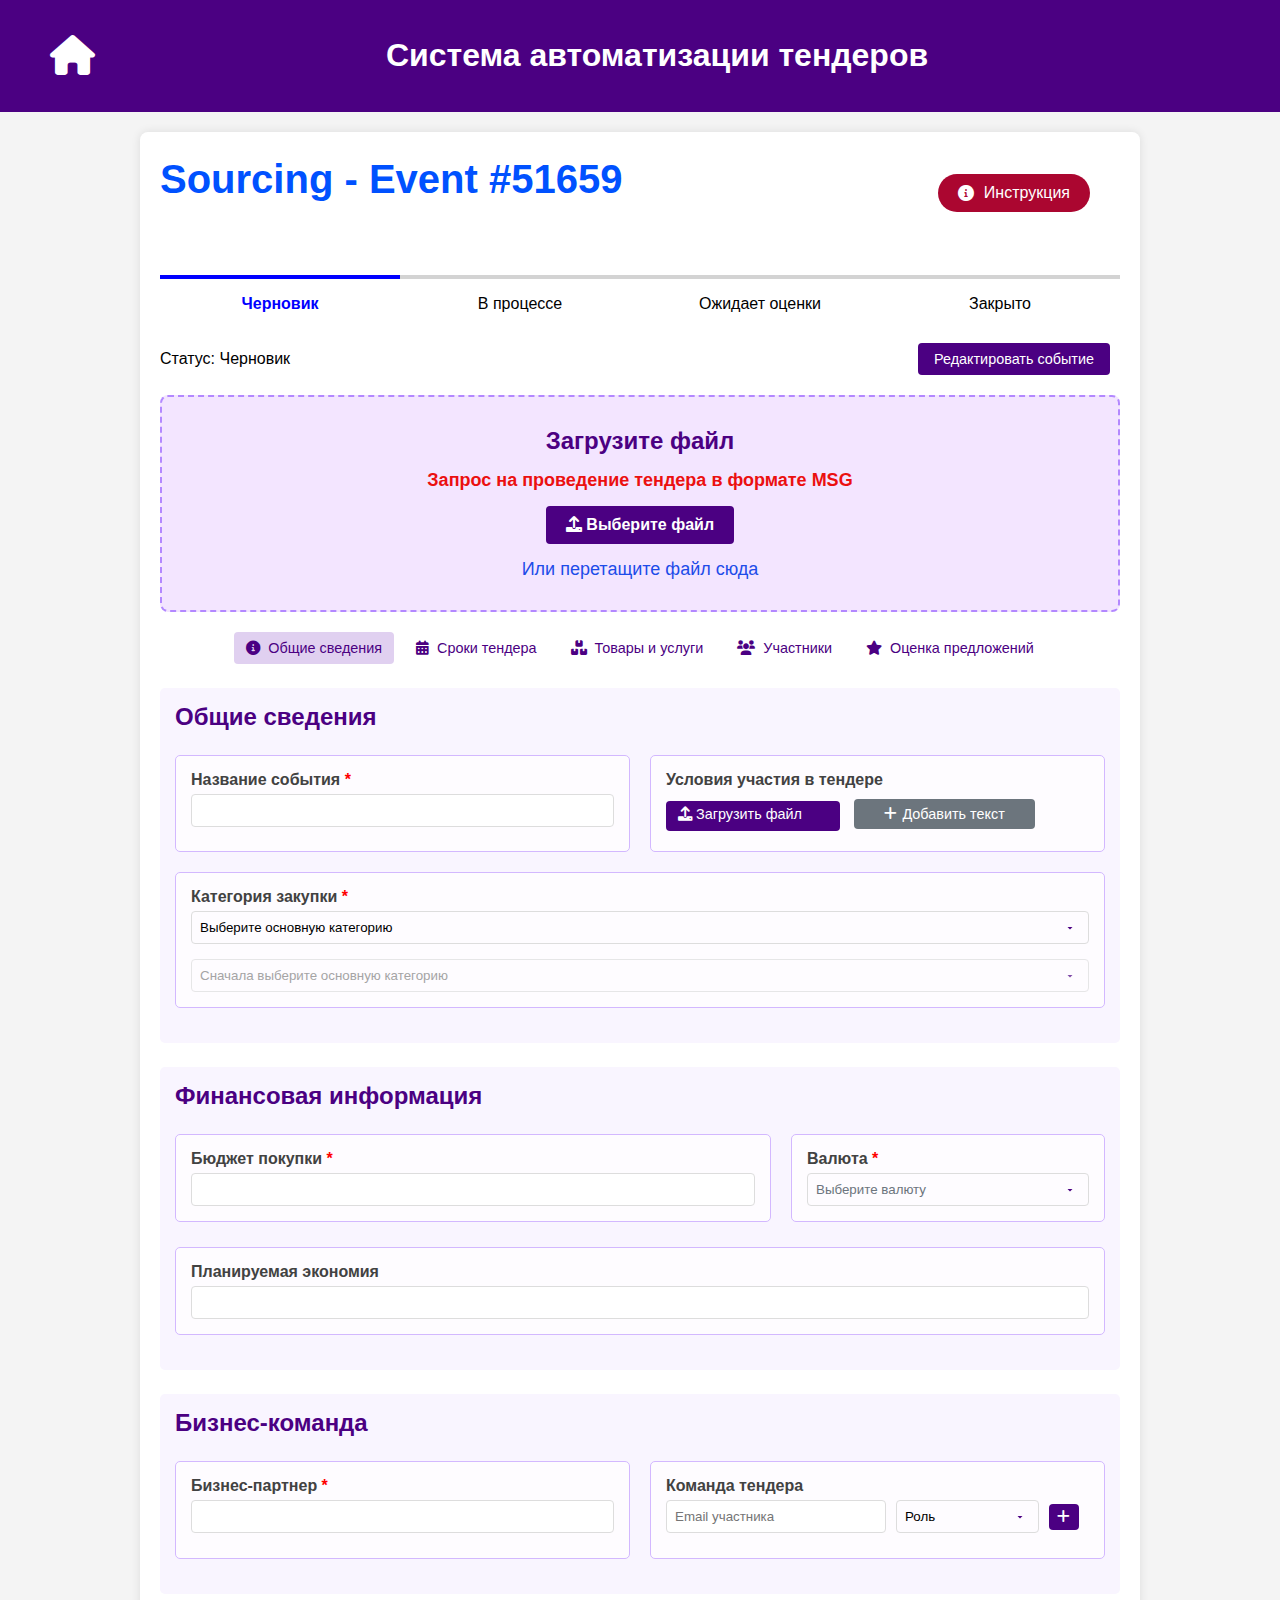
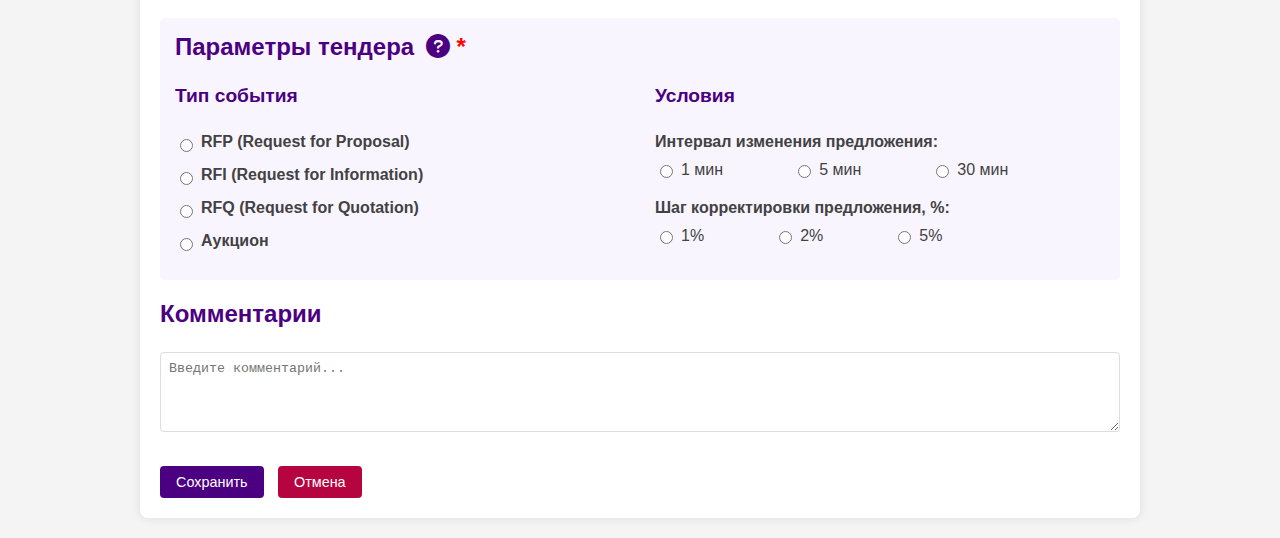
<file: static/index.html>
<!DOCTYPE html>
<html lang="ru">

<head>
    <meta charset="UTF-8">
    <meta name="viewport" content="width=device-width, initial-scale=1.0">
    <title>Sourcing - Event</title>
    <link rel="stylesheet" href="https://cdnjs.cloudflare.com/ajax/libs/font-awesome/6.0.0-beta3/css/all.min.css">
    <link rel="icon" href="/static/favicon.ico" type="image/x-icon">
    <style>
        body {
            font-family: Arial, sans-serif;
            margin: 0;
            padding: 0;
            background-color: #f4f4f4;
        }

        /* Хедер */
        header {
            background-color: #4b0082;
            color: white;
            padding: 1rem;
            text-align: center;
        }

        /* Основное содержимое */
        .main-content {
            width: 100%;
            max-width: 1000px;
            margin: 0 auto;
            padding: 20px;
        }

        .form-container {
            background: white;
            padding: 20px;
            border-radius: 8px;
            box-shadow: 0 0 10px rgba(0, 0, 0, 0.1);
        }

        h2,
        h3,
        h4 {
            margin-top: 0;
            color: #4b0082;
        }

        h2 {
            font-size: 2.5em;
            margin-top: 5px;
        }

        h3 {
            font-size: 1.5em;
        }

        h4 {
            font-size: 1.2em;
        }

        .event-status {
            display: flex;
            justify-content: space-between;
            align-items: center;
            margin-top: 30px;
            margin-bottom: 20px;
        }

        .form-section {
            margin-top: 1.5rem;
            padding: 15px;
            /* border: 2px solid #e0d0f0; */
            border-radius: 5px;
            background-color: #f9f5ff;
        }

        .form-section1 {
            margin-top: 1.5rem;
            padding: 15px;
            /* border: 2px solid #e0d0f0; */
            border-radius: 5px;
        }

        .form-row {
            display: flex;
            flex-wrap: wrap;
            margin-bottom: 15px;
            gap: 20px;
        }

        .form-group {
            flex: 1;
            min-width: 250px;
            padding: 15px;
            border: 1px solid #d3b8ff;
            border-radius: 5px;
            background-color: #fefcff;
            margin-bottom: 5px;
        }

        .form-group1 {
            flex: 1;
            min-width: 250px;
            padding: 15px;
            border: 1px solid #e3dfe4;
            border-radius: 5px;
            background-color: #fefcff;
            margin-bottom: 5px;
        }




        .budget-currency-group {
            display: flex;
            gap: 20px;
            align-items: flex-end;
            width: 100%;
        }

        .budget-field {
            flex: 2;
        }

        .currency-field {
            flex: 1;
        }

        .role-field {
            flex: 1;
        }

        label {
            display: block;
            margin-bottom: 5px;
            font-weight: bold;
            font-size: medium;
            color: #424242;
        }

        .label-two {
            display: block;
            margin-bottom: 0px;
            font-weight: 100;
        }

        input[type="text"],
        input[type="number"],
        input[type="email"],
        select,
        textarea {
            width: 100%;
            padding: 8px;
            border: 1px solid #ddd;
            border-radius: 4px;
            box-sizing: border-box;
        }

        textarea {
            min-height: 80px;
            resize: vertical;
        }

        .required-field::after {
            content: " *";
            color: red;
        }

        button {
            padding: 8px 16px;
            background-color: #4b0082;
            color: white;
            border: none;
            border-radius: 4px;
            cursor: pointer;
            transition: background-color 0.3s ease;
            margin-right: 10px;
            font-size: 0.9em;
        }

        button:hover {
            background-color: #6a1b9a;
        }

        button.secondary {
            background-color: #b5043f;
        }

        button.tndr-sbmt {
            background-color: #4233c9;
        }

        button.secondary:hover {
            background-color: #5a6268;
        }

        button.large {
            padding: 12px 30px;
            font-size: 1.1em;
        }

        button.small {
            padding: 5px 10px;
            font-size: 0.8em;
            margin-top: 5px;
        }

        button.analyze-btn {
            background-color: #0e9b3d;
        }

        .file-upload {
            margin: 20px 0;
            padding: 30px;
            border: 2px dashed #b388ff;
            border-radius: 8px;
            text-align: center;
            background-color: #f3e5ff;
            transition: all 0.3s ease;
        }

        .file-upload.dragover {
            background-color: #e6ceff;
            border-color: #9c64ff;
        }

        .file-upload.hidden {
            display: none;
        }

        .file-upload-title {
            color: #4b0082;
            font-size: 1.5em;
            margin-bottom: 15px;
            font-weight: bold;
        }

        .file-upload-subtitle {
            color: #42484e;
            font-size: 0.9em;
            margin-bottom: 15px;
        }

        .file-upload label {
            display: inline-block;
            padding: 10px 20px;
            background-color: #4b0082;
            color: white;
            border-radius: 4px;
            cursor: pointer;
            transition: all 0.3s;
        }

        .file-upload label:hover {
            background-color: #6a1b9a;
        }

        .file-name {
            margin-top: 10px;
            font-size: 0.9em;
            color: #6c757d;
        }

        .hidden {
            display: none;
        }

        /* СТАТУС-БАР */
        .status-bar {
            display: flex;
            position: relative;
            margin-top: 40px;
            padding-top: 20px;
        }

        .status-bar::before {
            content: '';
            position: absolute;
            top: 0;
            left: 0;
            right: 0;
            height: 4px;
            background-color: lightgray;
            z-index: 0;
        }

        .status-bar::after {
            content: '';
            position: absolute;
            top: 0;
            left: 0;
            height: 4px;
            background-color: blue;
            z-index: 1;
            transition: width 0.5s ease;
            width: 0%;
        }

        /* Прогресс по шагам (1–4) */
        .status-bar[data-step="1"]::after {
            width: 25%;
        }

        .status-bar[data-step="2"]::after {
            width: 50%;
        }

        .status-bar[data-step="3"]::after {
            width: 75%;
        }

        .status-bar[data-step="4"]::after {
            width: 100%;
        }

        .status-step {
            flex: 1;
            text-align: center;
            position: relative;
            z-index: 2;
            font-weight: normal;
            color: black;
            transition: color 0.3s ease, font-weight 0.3s ease;
        }

        .status-step.active {
            font-weight: bold;
            color: blue;
        }

        /* Новый стиль для радио-кнопок в столбик */
        .radio-group-vertical {
            display: flex;
            flex-direction: column;
            gap: 10px;
            margin-top: 10px;
        }

        .radio-option {
            display: flex;
            align-items: center;
            gap: 5px;
        }

        .event-type-container {
            display: flex;
            gap: 30px;
            margin-top: 15px;
        }

        .event-type-column {
            flex: 1;
        }

        .add-text-btn {
            margin-top: 5px;
            background-color: #6c757d;
            padding: 7px 30px;
            margin-left: 10px;
            font-size: 0.9em;
        }

        .text-actions {
            display: flex;
            gap: 10px;
            margin-top: 10px;
        }

        .text-actions.hidden {
            display: none;
        }

        #participation-text.hidden {
            display: none;
        }

        .team-member-input {
            display: flex;
            gap: 10px;
            margin-bottom: 10px;
            align-items: center;
        }

        .team-member-input input {
            flex: 1;
        }

        .member-action-btn {
            padding: 5px 8px;
            min-width: 30px;
            background-color: #4b0082;
        }

        .analyze-btn-container {
            text-align: center;
            margin: 20px 0;
        }

        .form-actions {
            margin-top: 30px;
        }

        /* Меню навигации */
        .nav-menu-container {
            margin: 20px 0;
            text-align: center;
        }

        .nav-menu {
            list-style: none;
            padding: 0;
            margin: 0;
            display: inline-flex;
            gap: 10px;
            flex-wrap: wrap;
            justify-content: center;
        }

        .nav-menu li {
            padding: 8px 12px;
            border-radius: 4px;
        }

        .nav-menu li a {
            color: #4b0082;
            text-decoration: none;
            display: flex;
            align-items: center;
            gap: 8px;
            font-size: 0.9em;
        }

        .nav-menu li.active {
            background-color: #e0d0f0;
        }

        .nav-menu li:hover {
            background-color: #e0d0f0;
        }

        /* Сообщение об успешном анализе */
        .analysis-success {
            margin: 20px 0;
            padding: 20px;
            border-radius: 8px;
            background-color: #e8f5e9;
            text-align: center;
            border: 1px solid #c8e6c9;
            display: none;
        }

        .analysis-success i {
            color: #4caf50;
            font-size: 2em;
            margin-bottom: 10px;
        }

        .analysis-success h3 {
            color: #2e7d32;
            margin: 10px 0;
        }

        .analysis-success p {
            color: #424242;
            margin: 5px 0;
        }

        .radio-group-horizontal {
            display: flex;
            gap: 70px;
            margin-top: 10px;
        }

        .radio-option-horizontal {
            display: flex;
            align-items: center;
            gap: 5px;
            white-space: nowrap;
        }

        /* Стили для двухколоночных полей в команде */
        .team-member-input {
            display: flex;
            gap: 10px;
            margin-bottom: 10px;
            align-items: center;
        }

        .team-member-input input {
            flex: 1;
            min-width: 188px;
        }

        /* Увеличиваем расстояние между блоками условий */
        .condition-block {
            margin-bottom: 20px;
        }

        /* Добавляем стили для кастомной кнопки загрузки файла */
        .custom-file-input {
            display: inline-block;
            padding: 5px 12px;
            background-color: #4b0082;
            font-size: 0.9em;
            color: white;
            border-radius: 4px;
            cursor: pointer;
            transition: background-color 0.3s;
            margin-bottom: 5px;
            font-weight: 100;
            height: 20px;
            width: 150px;
        }

        .custom-file-input:hover {
            background-color: #6a1b9a;
        }

        #participation-condition {
            display: none;
            /* Скрываем оригинальный инпут */
        }

        /* Стили для подсказок */
        .tooltip-icon {
            color: #4b0082;
            margin-left: 5px;
            cursor: help;
        }

        [data-tooltip] {
            position: relative;
        }

        [data-tooltip]:hover::after {
            content: attr(data-tooltip);
            position: absolute;
            left: 0;
            top: 100%;
            background: #fff;
            border: 1px solid #4b0082;
            padding: 8px 12px;
            border-radius: 4px;
            font-size: 16px !important;
            font-weight: normal;
            color: #4d3c3d;
            z-index: 1000;
            white-space: pre-wrap;
            min-width: 240px;
            text-align: left;
            line-height: 1.3;
            box-shadow: 0 2px 4px rgba(0, 0, 0, 0.1);
        }

        /* Исправленные стили для полей участников */
        .team-member-input input[type="email"] {
            flex: 2;
        }

        .team-member-input select {
            flex: 1;
        }

        [data-tooltip]:hover::after {
            content: attr(data-tooltip);
            top: calc(50% + 20px);
            left: 50%;
            transform: translate(-50%, -50%);
            background: #fff;
            border: 2px solid #4b0082;
            padding: 20px;
            border-radius: 8px;
            z-index: 2147483647;
            /* Максимальный возможный z-index */
            white-space: pre-wrap;
            width: 320px;
            text-align: left;
            line-height: 1.6;
            box-shadow: 0 8px 30px rgba(0, 0, 0, 0.3);
            font-size: 14px;
            pointer-events: none;
            animation: tooltipFade 0.3s ease;
        }

        @keyframes tooltipFade {
            from {
                opacity: 0;
                transform: translate(-50%, -40%);
            }

            to {
                opacity: 1;
                transform: translate(-50%, -50%);
            }
        }


        /* Блок Инструкции  */
        .title-container {
            position: relative;
            display: flex;
            justify-content: space-between;
            align-items: center;
            margin-bottom: 15px;
            padding-right: 20px;
        }

        .instruction-btn {
            background: #ab0630;
            color: white;
            border: none;
            border-radius: 20px;
            padding: 10px 20px;
            cursor: help;
            transition: all 0.3s;
            display: inline-flex;
            align-items: center;
            gap: 10px;
            font-size: 1em;
            white-space: nowrap;
            margin-left: auto;
        }

        .instruction-btn:hover {
            background: #4a0315;
            transform: scale(1.05);
        }

        .instruction-overlay {
            position: absolute;
            top: calc(100% + 10px);
            right: 0;
            z-index: 2147483647;
            display: none;
            min-width: 400px;
        }

        .instruction-content {
            background: white;
            border: 2px solid #ab0630;
            padding: 20px;
            border-radius: 8px;
            box-shadow: 0 4px 15px rgba(0, 0, 0, 0.2);
            position: relative;
            line-height: 30px;
        }

        .instruction-btn:hover+.instruction-overlay,
        .instruction-overlay:hover {
            display: block;
        }

        .instruction-content::before {
            content: '';
            position: absolute;
            bottom: 100%;
            right: 15px;
            border-width: 8px;
            border-style: solid;
            border-color: transparent transparent #4b0082 transparent;
        }

        .comment-sec {
            margin-top: 20px;
        }

        /* Добавляем стили для управления формами */
        .form-tab {
            display: none;
        }

        .form-tab.active {
            display: block;
        }

        .file-upload.small {
            padding: 15px;
            min-height: 80px;
        }

        .file-upload.small .file-upload-title {
            font-size: 1.1em;
        }

        .file-upload.small label.small {
            padding: 8px 15px;
            font-size: 0.9em;
        }

        .file-name.small {
            font-size: 0.8em;
        }

        /* Стили для синхронизации валюты */
        #goods-currency {
            background-color: #f0f0f0;
            cursor: not-allowed;
        }

        .add-section {
            position: relative;
            width: 200px;
        }

        .add-type-btn {
            width: 100%;
            padding: 10px;
            background-color: #4b0082;
            color: white;
            border: none;
            border-radius: 4px;
            cursor: pointer;
            display: flex;
            align-items: center;
            justify-content: center;
            gap: 8px;
        }

        .type-dropdown {
            display: none;
            position: absolute;
            top: 100%;
            left: 0;
            right: 0;
            background: white;
            border: 1px solid #ddd;
            border-radius: 4px;
            box-shadow: 0 2px 4px rgba(0, 0, 0, 0.1);
            z-index: 100;
            margin-top: 5px;
        }

        .type-dropdown.show {
            display: block;
        }

        .type-option {
            padding: 10px;
            cursor: pointer;
            transition: background-color 0.2s;
        }

        .type-option:hover {
            background-color: #f5f5f5;
        }

        .lot-form.hidden {
            display: none;
        }

        /* Стили для файлового инпута */
        .file-upload.small label.small {
            display: inline-block;
            padding: 8px 15px;
            margin: 5px 0;
        }

        /* Добавляем новые стили для товаров и услуг */
        .simple-file-upload {
            display: flex;
            align-items: center;
            gap: 10px;
        }

        .upload-btn {
            display: inline-block;
            padding: 8px 20px;
            background-color: #4b0082;
            color: white;
            border-radius: 4px;
            cursor: pointer;
            transition: background-color 0.3s;
            font-size: 0.9em;
        }

        .add-section {
            position: relative;
            width: 200px;
        }

        .type-dropdown {
            display: none;
            position: absolute;
            top: 100%;
            left: 0;
            right: 0;
            background: white;
            border: 1px solid #ddd;
            border-radius: 4px;
            box-shadow: 0 2px 4px rgba(0, 0, 0, 0.1);
            z-index: 100;
            margin-top: 5px;
        }

        .type-dropdown.show {
            display: block;
        }

        .type-option {
            padding: 10px;
            cursor: pointer;
            transition: background-color 0.2s;
        }

        .lot-form {

            margin: 15px 0;
            padding: 15px;
            border: 2px solid #e0d0f0;
            border-radius: 8px;
            background: #ffffff;
        }



        .error {
            border-color: #ff0000 !important;
            box-shadow: 0 0 3px #ff0000;
        }

        .lot-form.visible {
            display: block;
            animation: fadeIn 0.3s ease;
        }

        @keyframes fadeIn {
            from {
                opacity: 0;
            }

            to {
                opacity: 1;
            }
        }

        .file-upload.small {
            display: none;
        }

        .adding-label {
            background-color: #4b0082;
            color: white;
            padding: 10px;
            border-radius: 4px;
            text-align: center;
            display: none;
        }

        .adding-label.visible {
            display: block;
            animation: fadeIn 0.3s ease;
        }

        .lot-actions {
            margin-top: 20px;
            display: flex;
            gap: 10px;
            justify-content: flex-end;
        }

        .hidden {
            display: none !important;
        }

        .adding-label {
            background-color: #4b0082;
            color: white;
            padding: 10px;
            border-radius: 4px;
            text-align: center;
            display: none;
            margin-bottom: 15px;
        }

        .lot-actions {
            margin-top: 20px;
            display: none;
            gap: 10px;
            justify-content: flex-end;
        }

        .lot-actions.visible {
            display: flex;
        }

        .adding-label.visible {
            display: block;
            animation: fadeIn 0.3s ease;
        }

        @keyframes fadeIn {
            from {
                opacity: 0;
            }

            to {
                opacity: 1;
            }
        }

        .adding-title {
            background-color: #4b0082;
            color: white !important;
            padding: 12px 232%;
            /* Вертикальные отступы */
            width: 100%;
            /* Занимает всю ширину */
            text-align: center;
            /* Центрирование текста */
            border-radius: 4px;
            font-size: 1.1em;
            margin: 0 0 15px 0;
            /* Отступ снизу */
            display: none;
            transition: all 0.3s ease;
            box-sizing: border-box;
            /* Учитываем padding в ширине */
        }

        /* Для иконки внутри заголовка */
        .adding-title i {
            margin-right: 10px;
            font-size: 1.2em;
        }

        .add-type-btn.hidden {
            display: none;
        }

        .type-dropdown {
            display: none;
            position: absolute;
            /* остальные стили... */
        }

        .type-dropdown.show {
            display: block;
        }

        .participant-block {
            border: 2px solid #e0d0f0;
            border-radius: 5px;
            padding: 15px;
            margin-bottom: 20px;
            background: #f9f5ff;
        }

        .participant-block h4 {
            color: #4b0082;
            margin-top: 0;
            margin-bottom: 15px;
        }

        .add-participant-btn {
            margin-top: 10px;
            width: 100%;
        }

        select {
            appearance: none;
            -webkit-appearance: none;
            background: url("data:image/svg+xml;charset=UTF-8,%3csvg xmlns='http://www.w3.org/2000/svg' viewBox='0 0 24 24' fill='%234b0082'%3e%3cpath d='M7 10l5 5 5-5z'/%3e%3c/svg%3e") no-repeat right 0.75rem center/12px 12px;
            padding-right: 2rem;
        }

        select:invalid {
            color: #6c757d;
        }

        /* Стили для таблицы участников */
        .participants-table {
            width: 100%;
            border-collapse: collapse;
            margin: 20px 0;
            background: white;
            border-radius: 8px;
            overflow: hidden;
            box-shadow: 0 0 10px rgba(0, 0, 0, 0.05);
            table-layout: auto;
            min-width: 100%;
            overflow-x: auto;
        }

        .participants-table th,
        .participants-table td {
            padding: 12px 15px;
            text-align: left;
            border-bottom: 1px solid #e0d0f0;
            white-space: nowrap;
            overflow: hidden;
            text-overflow: ellipsis;
            max-width: 200px;
            padding: 12px 15px;
            word-wrap: break-word;
            /* Перенос длинных слов */
            white-space: normal !important;
            /* Разрешаем перенос */
            overflow-wrap: break-word;
            /* Альтернатива для word-wrap */
        }

        .participants-table th {
            background-color: #4b0082;
            color: white;
            font-weight: bold;
            position: sticky;
            top: 0;
        }

        .participants-table tr:hover {
            background-color: #f9f5ff;
        }

        .participants-table-container {
            overflow-x: auto;
            width: 100%;
        }

        .action-buttons {
            display: flex;
            gap: 8px;
        }

        /* Стили для модального окна */
        .modal-overlay {
            position: fixed;
            top: 0;
            left: 0;
            right: 0;
            bottom: 0;
            background: rgba(0, 0, 0, 0.5);
            display: none;
            justify-content: center;
            align-items: center;
            z-index: 1000;
        }

        .modal-content {
            background: white;
            padding: 30px;
            border-radius: 8px;
            width: 500px;
            position: relative;
        }

        .modal-close {
            position: absolute;
            top: 15px;
            right: 15px;
            cursor: pointer;
            font-size: 1.5em;
            color: #4b0082;
        }

        .modal-form-group {
            margin-bottom: 15px;
        }

        .modal-form-group label {
            display: block;
            margin-bottom: 5px;
            color: #4b0082;
            font-weight: bold;
        }

        .modal-form-group input,
        .modal-form-group select {
            width: 100%;
            padding: 8px;
            border: 1px solid #ddd;
            border-radius: 4px;
        }

        .required-star {
            color: red;
            margin-left: 3px;
        }

        /* ЛОТЫ */

        .lot-header {
            background-color: #4b0082;
            /* Темно-фиолетовый */
            color: white;
            padding: 12px 20px;
            border-radius: 6px 6px 0 0;
            margin: -20px -20px 20px -20px;
            font-weight: bold;
        }

        .lot-number {
            font-size: 1.1em;
            letter-spacing: 0.5px;
        }


        /* СРОКИ */

        .start-select {
            width: 100%;
            padding: 8px;
            border: 2px solid #4b0082;
            border-radius: 4px;
        }

        #custom-date-fields {
            background: #f8f5ff;
            padding: 10px;
            border-radius: 4px;
        }

        #custom-date-fields .form-row {
            margin: 0;
        }


        .timeline-container {
            padding: 20px 0;
        }

        .timeline {
            display: flex;
            align-items: center;
            justify-content: space-between;
            position: relative;
            height: 80px;
        }

        .timeline-line {
            position: absolute;
            left: 0;
            right: 0;
            height: 4px;
            background: #450e69;
            z-index: 1;
        }

        .timeline-item {
            position: relative;
            z-index: 2;
            display: flex;
            flex-direction: column;
            align-items: center;
        }

        .timeline-dot {
            width: 20px;
            height: 20px;
            border-radius: 50%;
            background: #4b0082;
            border: 3px solid white;
            box-shadow: 0 2px 4px rgba(0, 0, 0, 0.2);
        }

        .timeline-label {
            margin-top: 10px;
            text-align: center;
            font-size: 14px;
            color: #666;
        }

        .timeline-label span:first-child {
            display: block;
            font-weight: bold;
            color: #4b0082;
            font-size: large;
            margin-top: 10px;
        }

        #start-date-label,
        #end-date-label {
            font-size: 12px;
            color: #888;
            font-size: medium;
            margin-top: 30px;
        }

        .timeline-item.submission {
            position: absolute;
            left: 50%;
            transform: translateX(-50%);
        }

        .lot-header {
            display: flex;
            justify-content: space-between;
            align-items: center;
            padding: 12px 20px;
        }

        .delete-lot-btn {
            padding: 5px 10px;
            font-size: 0.8em;
            background-color: #b5043f !important;
        }

        .delete-lot-btn:hover {
            background-color: #7a0229 !important;
        }

        /* Стили для подтверждения загрузки */
        .upload-success-message {
            display: flex;
            align-items: center;
            gap: 12px;
            background: #e8f5e9;
            border: 2px solid #4caf50;
            border-radius: 8px;
            padding: 12px 20px;
            margin-top: 10px;
            animation: slideIn 0.3s ease;
        }

        .upload-success-message i {
            color: #4caf50;
            font-size: 1.5em;
        }

        .upload-details {
            display: flex;
            flex-direction: column;
        }

        .file-name-text {
            font-weight: 500;
            color: #2e7d32;
            font-size: 0.95em;
        }

        .file-status {
            color: #666;
            font-size: 0.85em;
            margin-top: 3px;
        }

        @keyframes slideIn {
            from {
                opacity: 0;
                transform: translateY(-10px);
            }

            to {
                opacity: 1;
                transform: translateY(0);
            }
        }

        .hidden {
            display: none !important;
        }

        /* Стили для drag and drop */
        .file-upload.dragover {
            background-color: #f0f5ff;
            border: 2px dashed #0051ff;
        }

        .file-name {
            color: #1d4ce9;
            font-size: 18px;
            margin-top: 10px;
            transition: all 0.3s;
        }

        header {
            position: relative;
            padding-left: 50px;
        }

        .home-icon {
            position: absolute;
            left: 50px;
            top: 50%;
            transform: translateY(-50%);
            color: #ffffff;
            font-size: 40px;
            transition: color 0.3s ease;
        }

        .home-icon:hover {
            color: #0033a0;
        }

        /* Стили для модального окна подтверждения */
        .invitation-textarea {
            width: 100%;
            padding: 15px;
            border: 2px solid #e0d0f0;
            border-radius: 6px;
            font-family: Arial, sans-serif;
            line-height: 1.5;
            margin: 10px 0;
            min-height: 200px;
            resize: vertical;
            background: #fff;
        }

        .invitation-textarea:focus {
            outline: none;
            border-color: #4b0082;
            box-shadow: 0 0 5px rgba(75, 0, 130, 0.3);
        }

        .modal-content h3 {
            border-bottom: 2px solid #4b0082;
            padding-bottom: 10px;
            margin-bottom: 20px;
        }
    </style>
</head>

<body>
    <header>
        <a href="/home" class="home-icon">
            <i class="fas fa-home"></i>
        </a>
        <h1>Система автоматизации тендеров</h1>
    </header>

    <div class="main-content">
        <section class="form-container">
            <div class="title-container">
                <h2 style="color: #0051ff;">Sourcing - Event #51659</h2>
                <div style="position: relative;">
                    <button class="instruction-btn">
                        <i class="fas fa-info-circle"></i>
                        Инструкция
                    </button>
                    <div class="instruction-overlay">
                        <div class="instruction-content">
                            <h3 style="color: #ab0630; margin: 0 0 15px 0; font-size: 1.3em;">📋 Инструкция</h3>
                            <ol style="padding-left: 20px; margin: 0 0 15px 0;">
                                <li>Загрузите файл с заданием тендера</li>
                                <li>Дождитесь автоматического ввода информации системой</li>
                                <li>Проверьте корректность ввода данных системой</li>
                                <li>Внесите оставшиеся данные</li>
                                <li>Запустите тендер</li>
                            </ol>
                            <p style="color: #666; margin: 0; font-size: 0.9em;">
                                ❗ Обязательные поля отмечены *
                            </p>
                        </div>
                    </div>
                </div>
            </div>


            <div class="status-bar" data-step="1">
                <div class="status-step active">Черновик</div>
                <div class="status-step">В процессе</div>
                <div class="status-step">Ожидает оценки</div>
                <div class="status-step">Закрыто</div>
            </div>
            <div class="event-status">
                <span>Статус: <span id="status-text">Черновик</span></span>
                <button id="edit-btn">Редактировать событие</button>
            </div>


            <div class="file-upload" id="file-upload-container">
                <div class="file-upload-title">Загрузите файл</div>
                <div style="color:#eb1010; font-size: large;" class="file-upload-subtitle"><b>Запрос на проведение
                        тендера в формате MSG</b></div>
                <input type="file" id="file-input" accept=".pdf,.doc,.docx,.xls,.xlsx,.msg" style="display: none;">
                <label for="file-input"><i class="fas fa-upload"></i> Выберите файл</label>
                <div id="file-name" class="file-name">Или перетащите файл сюда</div>
            </div>

            <div class="analysis-success" id="analysis-success">
                <i class="fas fa-check-circle"></i>
                <h3>Анализ завершен успешно!</h3>
                <p>Данные из файла были автоматически подгружены в форму.</p>
                <p>Вы можете проверить информацию и подтвердить событие.</p>
            </div>

            <div class="analyze-btn-container">
                <button id="analyze-btn" class="analyze-btn large hidden"><i class="fas fa-search"></i>
                    Анализировать</button>
            </div>

            <!-- Меню навигации -->
            <div class="nav-menu-container">
                <ul class="nav-menu">
                    <li class="active" data-tab="general">
                        <a href="#"><i class="fas fa-info-circle"></i> Общие сведения</a>
                    </li>
                    <li data-tab="timeline">
                        <a href="#"><i class="fas fa-calendar-alt"></i> Сроки тендера</a>
                    </li>
                    <li data-tab="goods">
                        <a href="#"><i class="fas fa-boxes"></i> Товары и услуги</a>
                    </li>
                    <li data-tab="participants">
                        <a href="#"><i class="fas fa-users"></i> Участники</a>
                    </li>
                    <li data-tab="evaluation">
                        <a href="#"><i class="fas fa-star"></i> Оценка предложений</a>
                    </li>
                </ul>
            </div>

            <form id="general-form" class="form-tab active">
                <div class="form-section">
                    <h3>Общие сведения</h3>
                    <div class="form-row">
                        <div class="form-group">
                            <label for="event-name" class="required-field">Название события</label>
                            <input type="text" id="event-name" name="event-name" required>
                        </div>
                        <div class="form-group">
                            <label for="participation-condition">Условия участия в тендере</label>
                            <label class="custom-file-input" for="participation-condition">
                                <i class="fas fa-upload"></i> Загрузить файл
                            </label>
                            <input type="file" id="participation-condition" name="participation-condition">

                            <div class="upload-success-message hidden" id="condition-upload-success">
                                <i class="fas fa-check-circle"></i>
                                <div class="upload-details">
                                    <span class="file-name-text" id="condition-file-name"></span>
                                    <span class="file-status">Файл успешно загружен</span>
                                </div>
                            </div>
                            <button type="button" class="add-text-btn" id="add-text-btn">
                                <i class="fas fa-plus"></i> Добавить текст
                            </button>
                            <textarea id="participation-text" name="participation-text" class="hidden"
                                style="margin-top: 10px;"></textarea>
                            <div class="text-actions hidden" id="text-actions">
                                <button type="button" class="small secondary" id="clear-text-btn">
                                    <i class="fas fa-trash"></i> Удалить текст
                                </button>
                                <button type="button" class="small secondary" id="cancel-text-btn">
                                    <i class="fas fa-times"></i> Отменить
                                </button>
                            </div>
                        </div>
                    </div>
                    <div class="form-row">
                        <div class="form-group">
                            <label for="purchase-category" class="required-field">Категория закупки</label>
                            <select id="mainCategory" onchange="updateSubCategories()">
                                <option value="">Выберите основную категорию</option>
                                <option value="CS">CS - PROFESSIONAL SERVICES</option>
                                <option value="MK">MK - MARKETING & SALES</option>
                                <option value="CD">CD - COGS & DISTRIBUTION</option>
                                <option value="MC">MC - CAPEX & MAINTENANCE</option>
                                <option value="DG">DG - DIGITAL</option>
                                <option value="RD">RD - MEDICAL & SCIENTIFIC</option>
                            </select>

                            <!-- Подкатегории -->
                            <select style="margin-top: 15px;" id="subCategory" disabled>
                                <option value="">Сначала выберите основную категорию</option>
                            </select>
                        </div>
                    </div>
                </div>

                <div class="form-section">
                    <h3>Финансовая информация</h3>
                    <div class="form-row">
                        <div class="budget-currency-group">
                            <div class="form-group budget-field">
                                <label for="purchase-budget" class="required-field">Бюджет покупки</label>
                                <input type="text" id="purchase-budget" name="purchase-budget">
                            </div>
                            <div class="form-group currency-field">
                                <label for="currency" class="required-field">Валюта</label>
                                <select id="currency" name="currency" required>
                                    <option value="">Выберите валюту</option>
                                    <option value="RUB">RUB - Российский рубль</option>
                                    <option value="USD">USD - Доллар США</option>
                                    <option value="EUR">EUR - Евро</option>
                                    <option value="CNY">CNY - Китайский юань</option>
                                </select>
                            </div>
                        </div>
                        <div class="form-group" style="width: 100%;">
                            <label for="planned-savings">Планируемая экономия</label>
                            <input type="text" id="planned-savings" name="planned-savings">
                        </div>
                    </div>
                </div>

                <div class="form-section">
                    <h3>Бизнес-команда</h3>
                    <div class="form-row">
                        <div class="form-group">
                            <label for="business-partner" class="required-field">Бизнес-партнер</label>
                            <input type="text" id="business-partner" name="business-partner">
                        </div>
                        <div class="form-group">
                            <label for="tender-team">Команда тендера</label>
                            <div id="team-members-container">
                                <div class="team-member-input">
                                    <input type="email" placeholder="Email участника">
                                    <select>
                                        <option value="">Роль</option>
                                        <option value="owner">Владелец</option>
                                        <option value="watcher">Наблюдатель</option>
                                    </select>
                                    <button type="button" class="member-action-btn add-member-btn"><i
                                            class="fas fa-plus"></i></button>
                                </div>
                            </div>
                        </div>
                    </div>
                </div>

                <div class="form-section">
                    <h3 data-tooltip="RFP: Подробные предложения, сложные проекты&#10;RFI: Сбор информации, разведка рынка&#10;RFQ: Запрос цен, простые закупки&#10;Аукцион: Соревнование предложений, публичная продажа/закупка"
                        class="required-field">Параметры тендера
                        <i class="fas fa-question-circle tooltip-icon"></i>
                    </h3>

                    <div class="event-type-container">
                        <div class="event-type-column">
                            <h4>Тип события</h4>
                            <div class="radio-group-vertical">
                                <div class="radio-option">
                                    <input type="radio" id="type-rfp" name="event-type" value="rfp" required>
                                    <label for="type-rfp">RFP (Request for Proposal)</label>
                                </div>
                                <div class="radio-option">
                                    <input type="radio" id="type-rfi" name="event-type" value="rfi">
                                    <label for="type-rfi">RFI (Request for Information)</label>
                                </div>
                                <div class="radio-option">
                                    <input type="radio" id="type-rfq" name="event-type" value="rfq">
                                    <label for="type-rfq">RFQ (Request for Quotation)</label>
                                </div>
                                <div class="radio-option">
                                    <input type="radio" id="type-auction" name="event-type" value="auction">
                                    <label for="type-auction">Аукцион</label>
                                </div>
                            </div>
                        </div>
                        <div class="event-type-column">
                            <h4>Условия</h4>
                            <div class="condition-block">
                                <label>Интервал изменения предложения: </label>
                                <div class="radio-group-horizontal">
                                    <div class="radio-option-horizontal">
                                        <input type="radio" id="param-option1-1" name="condition1" value="option1"
                                            required>
                                        <label class="label-two" for="param-option1-1">1 мин</label>
                                    </div>
                                    <div class="radio-option-horizontal">
                                        <input type="radio" id="param-option1-2" name="condition1" value="option2">
                                        <label class="label-two" for="param-option1-2">5 мин</label>
                                    </div>
                                    <div class="radio-option-horizontal">
                                        <input type="radio" id="param-option1-3" name="condition1" value="option3">
                                        <label class="label-two" for="param-option1-3">30 мин</label>
                                    </div>
                                </div>
                            </div>
                            <div class="condition-block">
                                <label>Шаг корректировки предложения, %: </label>
                                <div class="radio-group-horizontal">
                                    <div class="radio-option-horizontal">
                                        <input type="radio" id="param-option2-1" name="condition2" value="option1"
                                            required>
                                        <label class="label-two" for="param-option2-1">1%</label>
                                    </div>
                                    <div class="radio-option-horizontal">
                                        <input type="radio" id="param-option2-2" name="condition2" value="option2">
                                        <label class="label-two" for="param-option2-2">2%</label>
                                    </div>
                                    <div class="radio-option-horizontal">
                                        <input type="radio" id="param-option2-3" name="condition2" value="option3">
                                        <label class="label-two" for="param-option2-3">5%</label>
                                    </div>
                                </div>
                            </div>
                        </div>
                    </div>
                </div>
                <div class="comment-sec">
                    <h3>Комментарии</h3>
                    <textarea id="comments" name="comments" placeholder="Введите комментарий..."></textarea>
                </div>

                <div class="form-actions">
                    <button type="button" id="save-btn">Сохранить</button>
                    <button type="button" id="submit-btn" class="tndr-sbmt hidden">Подтвердить</button>
                    <button type="button" class="secondary">Отмена</button>
                </div>
            </form>

            <!-- Сроки тендера -->
            <form id="timeline-form" class="form-tab">
                <div class="form-section">
                    <h3>Сроки тендера</h3>
                    <div class="form-row">
                        <!-- Начало тендера -->
                        <div class="form-group" style="flex: 1; border:0px;">
                            <label style="font-size: large;" for="start-type">Начало тендера</label>
                            <select id="start-type" class="start-select" required>
                                <option value="">Выберите тип</option>
                                <option value="immediate">Сразу после подтверждения</option>
                                <option value="custom">Назначить дату и время</option>
                            </select>

                            <!-- Контейнер для дополнительных полей -->
                            <div id="custom-date-fields" style="display: none; margin-top: 10px;">
                                <div class="form-row" style="gap: 0px; ">
                                    <div class="form-group" style="flex: 1; margin-bottom: 0px; border: 0px;">
                                        <label style="color:#7c7979" for="end-date">Дата начала</label>
                                        <input type="date" id="start-date" style="width: 100%;">
                                    </div>
                                    <div class="form-group" style="flex: 1; border: 0px;">
                                        <label style="color:#7c7979" for="end-date">Время начала</label>
                                        <input type="time" id="start-time" style="width: 100%;">
                                    </div>
                                </div>
                            </div>
                        </div>

                        <!-- Окончание тендера -->
                        <div class="form-group" style="flex: 1;border:0px;">
                            <label style="font-size: large; margin-bottom: 25px;" for="start-type">Окончание
                                тендера</label>

                            <label style="margin-bottom: 15px; color: #695b6d" for="start-type">Назначить дату и время
                                окончания</label>
                            <div class="form-row" style="gap: 10px; margin-top: 0;">
                                <div class="form-group" style="flex: 1; border: 0px; margin-bottom: -1px;">
                                    <label style="color:#7c7979" for="end-date">Дата окончания</label>
                                    <input type="date" id="end-date" required style="width: 100%">
                                </div>
                                <div class="form-group" style="flex: 1; border: 0px;">
                                    <label style="color:#7c7979" for="end-time">Время окончания</label>
                                    <input type="time" id="end-time" required style="width: 100%">
                                </div>
                            </div>
                        </div>
                    </div>
                </div>


                <div class="form-section1">
                    <h3>Таймлайн тендера</h3>
                    <div class="timeline-container">
                        <div class="timeline">
                            <div class="timeline-item start">
                                <div class="timeline-dot"></div>
                                <div class="timeline-label">
                                    <span>Начало</span>
                                    <span id="start-date-label">—</span>
                                </div>
                            </div>

                            <div class="timeline-item submission">
                                <div class="timeline-dot"></div>
                                <div class="timeline-label">
                                    <span>Подача предложений</span>
                                </div>
                            </div>

                            <div class="timeline-line"></div>

                            <div class="timeline-item end">
                                <div class="timeline-dot"></div>
                                <div class="timeline-label">
                                    <span>Окончание</span>
                                    <span id="end-date-label">—</span>
                                </div>
                            </div>
                        </div>
                    </div>
                </div>



                <!-- Общие элементы формы -->
                <div class="comment-sec">
                    <h3>Комментарии</h3>
                    <textarea id="comments-timeline" name="comments"></textarea>
                </div>

                <div class="form-actions">
                    <button type="button" id="save-timeline">Сохранить</button>
                    <button type="button" class="secondary">Отмена</button>
                </div>
            </form>

            <form id="goods-form" class="form-tab">
                <div class="form-section">
                    <h3>Документация к тендеру</h3>
                    <div class="form-row">
                        <div class="form-group">
                            <label style="margin-bottom: 10px">Вложения</label>
                            <div class="simple-file-upload">
                                <input type="file" id="goods-file" class="hidden">
                                <label for="goods-file" class="upload-btn">
                                    <i class="fas fa-upload"></i> Выбрать файл
                                </label>
                                <!-- Добавленный блок подтверждения -->
                                <div class="upload-success-message hidden" id="goods-upload-success">
                                    <i class="fas fa-check-circle"></i>
                                    <div class="upload-details">
                                        <span class="file-name-text" id="goods-file-name"></span>
                                        <span class="file-status">Файл успешно загружен</span>
                                    </div>
                                </div>
                            </div>
                        </div>
                    </div>
                </div>

                <div class="form-section">
                    <h3>Товары и услуги</h3>
                    <div class="lots-container" id="lots-container">
                        <!-- Лоты будут добавляться сюда -->
                    </div>

                    <div class="add-section">
                        <button type="button" class="add-type-btn" id="add-type-btn">
                            <i class="fas fa-plus"></i> Добавить
                        </button>
                        <div class="type-dropdown">
                            <div class="type-option" data-type="lot">Лот</div>
                            <div class="type-option" data-type="service">Услуга</div>
                        </div>
                    </div>
                </div>
                <div class="comment-sec">
                    <h3>Комментарии</h3>
                    <textarea id="comments-goods" name="comments"></textarea>
                </div>

                <div class="form-actions">
                    <button type="button" id="save-goods">Сохранить</button>
                    <button type="button" class="secondary">Отмена</button>
                </div>
            </form>

            <!-- Шаблон для услуги -->
            <template id="service-template">
                <div class="service-form">
                    <div class="form-row">
                        <div class="form-group" style="flex: 1;">
                            <label class="required-field">Название услуги</label>
                            <input type="text" required>
                        </div>
                        <div class="form-group" style="flex: 1;">
                            <label>Описание услуги</label>
                            <input type="text">
                        </div>
                    </div>
                    <div class="service-actions">
                        <button type="button" class="save-service">Сохранить</button>
                        <button type="button" class="cancel-service secondary">Отмена</button>
                    </div>
                </div>
            </template>
            <!-- Шаблон лота -->
            <template id="lot-template">
                <div class="lot-form">
                    <!-- Заголовок лота -->
                    <div class="lot-header">
                        <span class="lot-number"></span>
                        <button class="delete-lot-btn secondary small">
                            <i class="fas fa-trash"></i> Удалить лот
                        </button>
                    </div>

                    <!-- Строка 1 -->
                    <div class="form-row">
                        <div class="form-group1">
                            <label class="required-field">Название лота</label>
                            <input type="text" required>
                        </div>
                        <div class="form-group1">
                            <label>Описание лота</label>
                            <input type="text">
                        </div>
                    </div>

                    <!-- Строка 2 -->
                    <div class="form-row">
                        <div class="form-group1">
                            <label class="required-field">Количество</label>
                            <input type="number" required>
                        </div>
                        <div class="form-group1">
                            <label>Единица измерения</label>
                            <select>
                                <option value="">Выберите</option>
                                <option value="шт">Штуки</option>
                                <option value="кг">Килограммы</option>
                                <option value="м">Метры</option>
                            </select>
                        </div>
                    </div>

                    <!-- Строка 3 -->
                    <div class="form-row">
                        <div class="form-group1">
                            <label class="required-field">Стартовая цена</label>
                            <input type="number" step="0.01" required>
                        </div>
                        <div class="form-group1">
                            <label>Валюта</label>
                            <select>
                                <option value="RUB">Рубли</option>
                                <option value="USD">Доллары</option>
                                <option value="EUR">Евро</option>
                            </select>
                        </div>
                    </div>

                    <div class="lot-actions">
                        <button type="button" class="save-lot">Сохранить</button>
                        <button type="button" class="cancel-lot secondary">Отмена</button>
                    </div>
                </div>
            </template>
            <!--  раздел Participants -->
            <form id="participants-form" class="form-tab">
                <div class="form-section">
                    <h3>Участники тендера</h3>
                    <div class="participants-table-container">
                        <table class="participants-table">
                            <thead>
                                <tr>
                                    <th>Дата добавления</th>
                                    <th>Название</th>
                                    <th>Контакт</th>
                                    <th>Email</th>
                                    <th>Участие</th>
                                    <th>Последняя активность</th>
                                    <th>Действия</th>
                                </tr>
                            </thead>
                            <tbody id="participants-table-body">
                                <!-- Строки будут добавляться здесь -->
                            </tbody>
                        </table>
                    </div>

                    <button type="button" class="add-participant-btn secondary" id="open-modal-btn">
                        <i class="fas fa-plus-circle"></i> Добавить участника
                    </button>
                </div>
                <div class="comment-sec">
                    <h3>Комментарии</h3>
                    <textarea id="comments-participants" name="comments"></textarea>
                </div>

                <div class="form-actions">
                    <button type="button" id="save-participants">Сохранить</button>
                    <button type="button" class="secondary">Отмена</button>
                </div>
            </form>

            <!-- Модальное окно -->
            <div class="modal-overlay" id="modal-overlay">
                <div class="modal-content">
                    <span class="modal-close" id="modal-close">&times;</span>
                    <h3 style="color: #4b0082; margin-top: 0;">Добавить участника</h3>

                    <form id="participant-form">
                        <div class="modal-form-group">
                            <label>Название компании <span class="required-star">*</span></label>
                            <input type="text" id="modal-company" required>
                        </div>

                        <div class="modal-form-group">
                            <label>Контактное лицо <span class="required-star">*</span></label>
                            <input type="text" id="modal-contact" required>
                        </div>

                        <div class="modal-form-group">
                            <label>Email <span class="required-star">*</span></label>
                            <input type="email" id="modal-email" required>
                        </div>

                        <div class="modal-form-group">
                            <label>Условия участия</label>
                            <select id="modal-terms">
                                <option value="accepted">Принято</option>
                                <option value="pending">В ожидании</option>
                                <option value="rejected">Отклонено</option>
                            </select>
                        </div>

                        <div style="text-align: right; margin-top: 20px;">
                            <button type="button" class="secondary" id="modal-cancel">Отмена</button>
                            <button type="submit" class="tndr-sbmt">Добавить</button>
                        </div>
                    </form>
                </div>
            </div>

            <form id="evaluation-form" class="form-tab">
                <div class="form-section">
                    <h3>Способ оценки предложений</h3>

                    <div class="form-row">
                        <div class="form-group">
                            <label for="min-score" class="required-field">Минимальная оценка</label>
                            <select id="min-score" name="min-score" required>
                                <option value="">Выберите</option>
                                <option value="0">0</option>
                                <option value="1">1</option>
                            </select>
                        </div>

                        <div class="form-group">
                            <label for="max-score" class="required-field">Максимальная оценка</label>
                            <select id="max-score" name="max-score" required>
                                <option value="">Выберите</option>
                                <option value="5">5</option>
                                <option value="10">10</option>
                                <option value="20">20</option>
                                <option value="50">50</option>
                                <option value="100">100</option>
                            </select>
                        </div>
                    </div>
                </div>

                <div class="comment-sec">
                    <h3>Комментарии</h3>
                    <textarea id="comments-evaluation" name="comments"></textarea>
                </div>

                <div class="form-actions">
                    <button type="button" id="save-evaluation">Сохранить</button>
                    <button type="button" class="secondary">Отмена</button>
                </div>
            </form>
        </section>

        <!-- Модальное окно подтверждения -->
        <div class="modal-overlay" id="confirm-modal">
            <div class="modal-content" style="width: 600px;">
                <span class="modal-close" onclick="closeConfirmModal()">&times;</span>
                <h3 style="color: #4b0082; margin-top: 0;">Подтвердите запуск тендера</h3>

                <div class="modal-form-group">
                    <label>Приглашение для участия</label>
                    <textarea id="invitation-text" class="invitation-textarea"></textarea>
                </div>

                <div style="text-align: right; margin-top: 20px;">
                    <button type="button" class="secondary" onclick="closeConfirmModal()">Отмена</button>
                    <button type="button" class="tndr-sbmt" onclick="submitTender()">Отправить</button>
                </div>
            </div>
        </div>

    </div>

    <script>
        let lotCounter = 0;


        const categoriesData = {
            "CS": [
                "CS2001 - Car fleet",
                "CS5004 - Office Products",
                "CS5005 - FM Occupant Services",
                "CS5006 - FM Building Services",
                "CS5008 - Security Services and Products",
                "CS5025 - FM Building Services",
                "CS5026 - FM Occupant Services",
                "CS5027 - Garments and Safety Products",
                "CS5028 - Security Services and Products",
                "CS5029 - FM Building Services",
                "CS5030 - Integrated Facility Management",
                "CS5032 - Real Estate and Workplace",
                "CS5033 - Subscription and Translation",
                "CS5034 - Subscription and Translation",
                "CS5035 - FM Occupant Services",
                "CS5036 - Subscription and Translation",
                "CS5037 - FM Occupant Services",
                "CS5038 - FM Building Services",
                "CS5039 - FM Occupant Services",
                "CS5040 - Security Services and Products",
                "CS5041 - Garments and Safety Products",
                "CS5042 - Garments and Safety Products",
                "CS6001 - Consulting",
                "CS6002 - Consulting",
                "CS6003 - Consulting",
                "CS6004 - Consulting",
                "CS2004 - Travel",
                "CS2006 - Travel",
                "CS2008 - Travel",
                "CS2009 - Travel",
                "CS2012 - CONTINGENCY WORKFORCE",
                "CS2022 - CONTINGENCY WORKFORCE",
                "CS2013 - HR Project",
                "CS2014 - Learning and Development",
                "CS2015 - Recruitment and Outplacement",
                "CS2016 - Recruitment and Outplacement",
                "CS2017 - Compensation and Benefits",
                "CS2018 - Compensation and Benefits",
                "CS2019 - Car fleet",
                "CS2020 - Car fleet",
                "CS2021 - Car fleet",
                "CS5023 - Real Estate and Workplace",
                "CS5024 - Real Estate and Workplace",
                "CS5031 - Real Estate and Workplace",
                "CS6005 - Consulting",
                "CS6006 - Outsourcing & Shared Services",
                "CS6007 - Insurances",
                "CS6008 - Insurances",
                "CS6009 - Insurances",
                "CS6010 - Insurances",
                "CS6011 - Financial Services"
            ],
            "MK": [
                "MK1018 - Media Buy",
                "MK3001 - Market Data & Insights",
                "MK4001 - Promotional Items, Displays",
                "MK4002 - Promotional Items, Displays",
                "MK1004 - Communication Agencies",
                "MK1005 - Media Buy",
                "MK1006 - Media Buy",
                "MK1007 - Communication Agencies",
                "MK1012 - Communication Agencies",
                "MK1013 - Communication Agencies",
                "MK1014 - Communication Agencies",
                "MK1015 - Communication Agencies",
                "MK1017 - Media Buy",
                "MK1019 - Media Buy",
                "MK1020 - Communication Agencies",
                "MK1021 - Communication Agencies",
                "MK2001 - Meetings, Events",
                "MK2003 - Meetings, Events",
                "MK2006 - Meetings, Events",
                "MK2007 - Meetings, Events",
                "MK2008 - Meetings, Events",
                "MK2009 - Meetings, Events",
                "MK2010 - Meetings, Events",
                "MK2011 - Meetings, Events",
                "MK2012 - Meetings, Events",
                "MK2013 - Meetings, Events",
                "MK2014 - Meetings, Events",
                "MK3002 - Market Data & Insights",
                "MK3004 - Call centers & Patient Support Program (PSP)",
                "MK3009 - Call centers & Patient Support Program (PSP)",
                "MK3010 - Market Data & Insights",
                "MK3011 - Patients, Physicians & Payers Data",
                "MK4003 - Prints",
                "MK4004 - Prints",
                "MK5003 - Medical Operations",
                "MK5004 - Medical Operations",
                "MK5005 - Medical Operations",
                "MK6001 - Sales services",
                "MK6002 - External Sales Force",
                "MK6003 - Market access"
            ],
            "CD": [
                "CD1001 - Raw Materials (all Businesses)",
                "CD1002 - Raw Materials (all Businesses)",
                "CD1003 - Raw Materials (all Businesses)",
                "CD1004 - Raw Materials (all Businesses)",
                "CD1005 - Raw Materials (all Businesses)",
                "CD1006 - Raw Materials (all Businesses)",
                "CD1007 - Raw Materials (all Businesses)",
                "CD1008 - Raw Materials (all Businesses)",
                "CD1009 - Raw Materials (all Businesses)",
                "CD1010 - Raw Materials (all Businesses)",
                "CD1011 - Raw Materials (all Businesses)",
                "CD1012 - Eggs",
                "CD2002 - API + Excipients (Pharma)",
                "CD2003 - API + Excipients (Pharma)",
                "CD2004 - API + Excipients (Pharma)",
                "CD2005 - API + Excipients (Pharma)",
                "CD3001 - Carboard/paper",
                "CD3002 - Carboard/paper",
                "CD3003 - Carboard/paper",
                "CD3004 - Carboard/paper",
                "CD3005 - Carboard/paper",
                "CD3006 - Devices",
                "CD3007 - Devices",
                "CD3008 - Devices",
                "CD3009 - Devices",
                "CD3010 - Devices",
                "CD3011 - Glass",
                "CD3012 - Devices",
                "CD3013 - Devices",
                "CD3014 - Glass",
                "CD3015 - Devices",
                "CD3016 - Devices",
                "CD3017 - Metal",
                "CD3018 - Metal",
                "CD3019 - Metal",
                "CD3020 - Plastics",
                "CD3021 - Plastics",
                "CD3022 - Plastics",
                "CD3023 - Plastics",
                "CD3024 - Plastics",
                "CD3025 - Plastics",
                "CD3026 - Plastics",
                "CD3027 - Plastics",
                "CD3028 - Devices",
                "CD3029 - Other Packaging",
                "CD3030 - Devices",
                "CD6001 - Production Consumables",
                "CD6002 - Production Consumables",
                "CD4001 - Subcontracting full services",
                "CD4002 - Subcontracting toll",
                "CD4003 - Subcontracting toll",
                "CD4004 - Subcontracting toll",
                "CD4005 - Subcontracting toll",
                "CD4006 - Subcontracting toll",
                "CD4007 - Subcontracting toll",
                "CD4008 - Subcontracting toll",
                "CD4009 - Subcontracting under license",
                "CD4010 - Subcontracting under license",
                "CD4011 - Subcontracting under license",
                "CD5002 - Distribution Subcontracting",
                "CD5003 - COGS Freight & Duties",
                "CD5004 - Packaging & Consumables for Distribution",
                "CD5006 - COGS Freight & Duties",
                "CD5007 - COGS Freight & Duties",
                "CD5008 - COGS Freight & Duties",
                "CD5009 - COGS Freight & Duties",
                "CD5010 - Distribution Subcontracting",
                "CD5011 - COGS Freight & Duties",
                "CD5012 - COGS Freight & Duties"
            ],
            "MC": [
                "MC1001 - Major Bio & Chemistry Equipment",
                "MC1002 - Major Bio & Chemistry Equipment",
                "MC1003 - Building and infrastructure",
                "MC1004 - Building and infrastructure",
                "MC1005 - Building and infrastructure",
                "MC1006 - Building and infrastructure",
                "MC1009 - Capex Project Engineering",
                "MC1010 - Water, Waste & Energy Production Assets",
                "MC1012 - Manufacturing process equipment",
                "MC1013 - Process control systems",
                "MC1014 - Process control systems",
                "MC1015 - Process piping",
                "MC1017 - Secondary works",
                "MC1018 - Secondary works",
                "MC1019 - Secondary works",
                "MC1020 - Secondary works",
                "MC1021 - Storage and handling equipment",
                "MC1022 - Major Bio & Chemistry Equipment",
                "MC1023 - Manufacturing process equipment",
                "MC1024 - Manufacturing process equipment",
                "MC1025 - Process control systems",
                "MC1026 - Capex Project Engineering",
                "MC1027 - Capex Project Engineering",
                "MC1028 - Manufacturing process equipment",
                "MC1029 - Manufacturing process equipment",
                "MC1030 - Storage and handling equipment",
                "MC1031 - Laboratory Secondary Works and Furniture",
                "MC1032 - Capex Project Engineering",
                "MC1033 - Water, Waste & Energy Production Assets",
                "MC1034 - Water, Waste & Energy Production Assets",
                "MC2001 - Industrial maintenance, services",
                "MC2002 - Industrial maintenance, services",
                "MC2003 - Industrial maintenance, services",
                "MC2004 - Tools and spares",
                "MC2005 - Tools and spares",
                "MC2006 - Tools and spares",
                "MC2007 - Tools and spares",
                "MC2008 - Tools and spares",
                "MC2009 - Tools and spares",
                "MC2010 - Tools and spares",
                "MC2014 - Industrial maintenance, services",
                "MC3001 - Energy Consumption",
                "MC3002 - Fluids Consumption",
                "MC3003 - Energy Consumption",
                "MC3004 - Energy Consumption",
                "MC3005 - Energy Consumption",
                "MC3007 - Fluids Consumption",
                "MC3009 - Waste Recycling and Remediation",
                "MC3010 - Waste Recycling and Remediation",
                "MC3011 - Waste Recycling and Remediation",
                "MC2011 - Tools and spares",
                "MC2012 - Tools and spares",
                "MC2013 - Tools and spares"
            ],
            "DG": [
                "CS4002 - Software",
                "CS4003 - Hardware",
                "CS4004 - IT services",
                "CS4005 - IT services",
                "CS4006 - Software",
                "CS4010 - IT services",
                "CS4011 - IT services",
                "CS4012 - Hardware",
                "CS4013 - Hardware",
                "CS4015 - Software",
                "CS4016 - Telecom",
                "CS4017 - Telecom"
            ],
            "RD": [
                "RD1001 - Clinical & Medical Central Services",
                "RD1004 - Clinical & Medical Central Services",
                "RD1024 - Clinical & Medical Central Services",
                "RD1027 - Clinical & Medical Central Services",
                "RD1029 - Clinical Laboratories",
                "RD1030 - Clinical Laboratories",
                "RD1031 - Clinical Functional Service Provision",
                "RD1032 - Clinical Supply chain",
                "RD1033 - Clinical Supply chain",
                "RD1034 - Regulatory",
                "RD1035 - Regulatory",
                "RD1036 - Regulatory",
                "RD1037 - Regulatory",
                "RD1038 - Pharmacovigilance",
                "RD1039 - Pharmacovigilance",
                "RD1040 - Pharmacovigilance",
                "RD1041 - Clinical Laboratories",
                "RD1042 - Clinical Functional Service Provision",
                "RD1043 - Clinical Functional Service Provision",
                "RD1044 - Clinical Functional Service Provision",
                "RD1045 - Clinical Supply chain",
                "RD1046 - Clinical Studies",
                "RD1047 - Clinical Studies",
                "RD1048 - Clinical Studies",
                "RD1049 - Clinical Supply chain",
                "RD1050 - Clinical Supply chain",
                "RD1051 - RWE Studies",
                "RD2002 - Laboratory Supplies",
                "RD2003 - Laboratory Supplies",
                "RD2004 - Laboratory Supplies",
                "RD2005 - Laboratory Supplies",
                "RD2007 - Lab Equipment Repair & Maintenance",
                "RD2008 - Laboratory Equipment",
                "RD2009 - Laboratory Equipment",
                "RD2014 - Pharmaceuticals CMC",
                "RD2015 - Pharmaceuticals CMC",
                "RD2016 - Pre Clinical & Laboratory Studies",
                "RD2017 - Pre Clinical & Laboratory Studies",
                "RD2019 - Biopharmaceuticals CMC",
                "RD2020 - Biopharmaceuticals CMC",
                "RD2021 - Laboratory Supplies",
                "RD2022 - Laboratory Supplies"
            ]
        };

        window.updateSubCategories = function () {
            const mainSelect = document.getElementById("mainCategory");
            const subSelect = document.getElementById("subCategory");
            const selectedCategory = mainSelect.value;

            subSelect.innerHTML = '<option value="">Выберите подкатегорию</option>';
            subSelect.disabled = true;

            if (selectedCategory && categoriesData[selectedCategory]) {
                subSelect.disabled = false;
                categoriesData[selectedCategory].forEach(item => {
                    const option = document.createElement("option");
                    const [value, text] = item.split(' - ');
                    option.value = value.trim();
                    option.textContent = item;
                    subSelect.appendChild(option);
                });
            }
        };


        document.addEventListener('DOMContentLoaded', function () {
            // ================= ГЛОБАЛЬНЫЕ НАСТРОЙКИ =================
            let lotCounter = 0;
            let mockParticipants = [];

            // ================= ОСНОВНЫЕ ФУНКЦИИ =================

            // 1. Управление вкладками
            const setupTabHandlers = () => {
                document.querySelectorAll('.nav-menu li').forEach(item => {
                    item.addEventListener('click', function (e) {
                        e.preventDefault();
                        const tabId = this.dataset.tab;

                        document.querySelectorAll('.nav-menu li, .form-tab').forEach(el => {
                            el.classList.remove('active');
                        });

                        this.classList.add('active');
                        document.getElementById(`${tabId}-form`).classList.add('active');
                    });
                });
            };



            function updateSubCategories() {
                const mainSelect = document.getElementById("mainCategory");
                const subSelect = document.getElementById("subCategory");
                const selectedCategory = mainSelect.value;

                // Сброс подкатегорий
                subSelect.innerHTML = '<option value="">Выберите подкатегорию</option>';
                subSelect.disabled = true;

                if (selectedCategory) {
                    subSelect.disabled = false;
                    categoriesData[selectedCategory].forEach(item => {
                        const option = document.createElement("option");
                        const [value, text] = item.split(' - ');
                        option.value = value.trim();
                        option.textContent = item;
                        subSelect.appendChild(option);
                    });
                }
            };

            // 2. Работа с текстовым полем условий
            const setupParticipationText = () => {
                const addTextBtn = document.getElementById('add-text-btn');
                const textArea = document.getElementById('participation-text');
                const textActions = document.getElementById('text-actions');
                const clearBtn = document.getElementById('clear-text-btn');
                const cancelBtn = document.getElementById('cancel-text-btn');

                textArea.classList.add('hidden');
                textActions.classList.add('hidden');

                addTextBtn.addEventListener('click', () => {
                    textArea.classList.remove('hidden');
                    textActions.classList.remove('hidden');
                    addTextBtn.classList.add('hidden');
                });

                clearBtn.addEventListener('click', () => {
                    textArea.value = '';
                });

                cancelBtn.addEventListener('click', () => {
                    textArea.classList.add('hidden');
                    textActions.classList.add('hidden');
                    addTextBtn.classList.remove('hidden');
                });
            };

            // 3. Сроки тендера
            const setupTimelineSection = () => {
                const startTypeSelect = document.getElementById('start-type');
                const customDateFields = document.getElementById('custom-date-fields');
                const startDateInput = document.getElementById('start-date');
                const startTimeInput = document.getElementById('start-time');
                const endDateInput = document.getElementById('end-date');
                const endTimeInput = document.getElementById('end-time');
                const startDateLabel = document.getElementById('start-date-label');
                const endDateLabel = document.getElementById('end-date-label');

                const updateTimeline = () => {
                    if (startTypeSelect.value === 'custom' && startDateInput.value) {
                        const startDate = new Date(startDateInput.value);
                        let timeString = startTimeInput.value ? `, ${startTimeInput.value}` : '';
                        startDateLabel.textContent = startDate.toLocaleDateString('ru-RU') + timeString;
                    } else {
                        startDateLabel.textContent = 'Сразу после подтверждения';
                    }

                    if (endDateInput.value) {
                        const endDate = new Date(endDateInput.value);
                        let timeString = endTimeInput.value ? `, ${endTimeInput.value}` : '';
                        endDateLabel.textContent = endDate.toLocaleDateString('ru-RU') + timeString;
                    } else {
                        endDateLabel.textContent = '—';
                    }
                };

                startTypeSelect.addEventListener('change', function () {
                    customDateFields.style.display = this.value === 'custom' ? 'block' : 'none';
                    updateTimeline();
                });

                [startTypeSelect, startDateInput, startTimeInput, endDateInput, endTimeInput].forEach(
                    element => element.addEventListener('change', updateTimeline)
                );

                updateTimeline();
            };

            // 4. Товары и услуги
            const setupGoodsSection = () => {
                const addTypeBtn = document.getElementById('add-type-btn');
                const typeDropdown = document.querySelector('.type-dropdown');
                const lotsContainer = document.getElementById('lots-container');
                const lotTemplate = document.getElementById('lot-template');
                const serviceTemplate = document.getElementById('service-template');

                addTypeBtn.addEventListener('click', (e) => {
                    e.stopPropagation();
                    typeDropdown.classList.toggle('show');
                });

                document.querySelectorAll('.type-option').forEach(option => {
                    option.addEventListener('click', (e) => {
                        const type = e.target.dataset.type;
                        typeDropdown.classList.remove('show');

                        if (type === 'lot') addLotForm();
                        if (type === 'service') addServiceForm();
                    });
                });

                document.addEventListener('click', (e) => {
                    if (!addTypeBtn.contains(e.target)) {
                        typeDropdown.classList.remove('show');
                    }
                });

                const addLotForm = () => {
                    const lotClone = lotTemplate.content.cloneNode(true);
                    const newLot = lotClone.querySelector('.lot-form');
                    lotCounter++;
                    newLot.querySelector('.lot-number').textContent = `Лот ${lotCounter}`;

                    newLot.querySelector('.delete-lot-btn').addEventListener('click', (e) => {
                        newLot.remove();
                        lotCounter--;
                        document.querySelectorAll('.lot-form').forEach((lot, index) => {
                            lot.querySelector('.lot-number').textContent = `Лот ${index + 1}`;
                        });
                    });

                    lotsContainer.appendChild(newLot);
                };

                const addServiceForm = () => {
                    const serviceClone = serviceTemplate.content.cloneNode(true);
                    const newService = serviceClone.querySelector('.service-form');

                    newService.querySelector('.cancel-service').addEventListener('click', () => {
                        newService.remove();
                    });

                    lotsContainer.appendChild(newService);
                };
                // Добавляем этот блок для работы с командой тендера
                const setupTeamMembers = () => {
                    const container = document.getElementById('team-members-container');

                    container.addEventListener('click', (e) => {
                        if (e.target.closest('.add-member-btn')) {
                            const template = container.querySelector('.team-member-input');
                            const newMember = template.cloneNode(true);
                            newMember.querySelector('input').value = '';
                            newMember.querySelector('select').selectedIndex = 0;
                            container.appendChild(newMember);
                        }
                    });
                };

                // Вызываем новую функцию
                setupTeamMembers();
            };

            // 5. Анализ основного файла
            // 5. Анализ основного файла (ЗАМЕНИТЬ ЭТУ ФУНКЦИЮ)
            const setupFileAnalysis = () => {
                const fileInput = document.getElementById('file-input');
                const analyzeBtn = document.getElementById('analyze-btn');
                const fileUploadContainer = document.getElementById('file-upload-container');
                const analysisSuccess = document.getElementById('analysis-success');
                const lotTemplate = document.getElementById('lot-template');
                const participantsTableBody = document.getElementById('participants-table-body');

                // Функция обновления статуса
                const updateStatus = (step) => {
                    const statusBar = document.querySelector('.status-bar');
                    const statusSteps = document.querySelectorAll('.status-step');

                    statusBar.setAttribute('data-step', step);
                    statusSteps.forEach((el, index) => {
                        index < step ? el.classList.add('active') : el.classList.remove('active');
                    });

                    const statusTexts = ['Черновик', 'В процессе', 'Ожидает оценки', 'Закрыто'];
                    document.getElementById('status-text').textContent = statusTexts[step - 1];
                };

                fileInput.addEventListener('change', () => {
                    analyzeBtn.classList.remove('hidden');
                });

                analyzeBtn.addEventListener('click', async () => {
                    analyzeBtn.innerHTML = '<i class="fas fa-spinner fa-spin"></i> Анализируется...';
                    analyzeBtn.disabled = true;

                    // Создаем объект FormData и добавляем файл
                    const formData = new FormData();
                    formData.append('file', fileInput.files[0]); // Добавляем файл из input

                    try {
                        //обращение к API
                        const response = await fetch('/api/analyze-file', {
                            method: 'POST',
                            body: formData,
                        });
                        if (!response.ok) throw new Error('Ошибка при обращении к API');

                        const data = await response.json();
                        console.log(data); // Логируем данные для отладки

                        // Заполнение общих сведений
                        document.getElementById('event-name').value = 'Закупка офисного оборудования 2024';
                        document.getElementById('participation-text').value = 'Требуется предоставить документы компании и лицензии.';

                        // Категории
                        document.getElementById('mainCategory').value = 'CS';
                        updateSubCategories();
                        setTimeout(() => {
                            document.getElementById('subCategory').value = 'CS5004';
                        }, 100);

                        // Финансовая информация
                        document.getElementById('purchase-budget').value = '500000';
                        document.getElementById('currency').value = 'RUB';
                        document.getElementById('planned-savings').value = '15%';

                        // Бизнес-команда
                        document.getElementById('business-partner').value = 'ООО Поставщик Экспресс';
                        const teamContainer = document.getElementById('team-members-container');
                        teamContainer.querySelector('input').value = 'procurement@company.com';
                        teamContainer.querySelector('select').value = 'owner';

                        // Параметры тендера
                        document.getElementById('type-rfp').checked = true;
                        document.getElementById('param-option1-2').checked = true; // 5 мин
                        document.getElementById('param-option2-2').checked = true; // 2%

                        // Комментарии
                        document.getElementById('comments').value = 'Тестовые данные для демонстрации';

                        // Сроки тендера
                        const endDate = new Date();
                        endDate.setDate(endDate.getDate() + 7);
                        document.getElementById('end-date').value = endDate.toISOString().split('T')[0];
                        document.getElementById('end-time').value = '18:00';

                        // Оценка предложений
                        document.getElementById('min-score').value = '0';
                        document.getElementById('max-score').value = '100';

                        // Добавление лотов (автоматически создаем их)
                        const lotsContainer = document.getElementById('lots-container');
                        lotsContainer.innerHTML = ''; // Очищаем контейнер

                        // Функция для добавления лота
                        const addLotForm = (name, description, quantity, unit, startPrice, currency) => {
                            const lotClone = lotTemplate.content.cloneNode(true);
                            const newLot = lotClone.querySelector('.lot-form');
                            lotCounter++;
                            // Заголовок лота
                            newLot.querySelector('.lot-number').textContent = `Лот ${lotCounter}`;

                            // Название лота
                            newLot.querySelector('.form-row:nth-child(2) .form-group1:nth-child(1) input').value = name;

                            // Описание лота
                            newLot.querySelector('.form-row:nth-child(2) .form-group1:nth-child(2) input').value = description;

                            // Количество
                            newLot.querySelector('.form-row:nth-child(3) .form-group1:nth-child(1) input').value = quantity;

                            // Единица измерения
                            const unitSelect = newLot.querySelector('.form-row:nth-child(3) .form-group1:nth-child(2) select');
                            if (unitSelect) unitSelect.value = unit;

                            // Стартовая цена
                            newLot.querySelector('.form-row:nth-child(4) .form-group1:nth-child(1) input').value = startPrice;

                            // Валюта
                            const currencySelect = newLot.querySelector('.form-row:nth-child(4) .form-group1:nth-child(2) select');
                            if (currencySelect) currencySelect.value = currency;


                            newLot.querySelector('.delete-lot-btn').addEventListener('click', (e) => {
                                newLot.remove();
                                lotCounter--;
                                document.querySelectorAll('.lot-form').forEach((lot, index) => {
                                    lot.querySelector('.lot-number').textContent = `Лот ${index + 1}`;
                                });
                            });

                            lotsContainer.appendChild(newLot);
                        };

                        // Добавляем лоты
                        addLotForm('Лот 1', 'Описание лота 1', 1, 'шт', 1000, 'RUB');
                        addLotForm('Лот 2', 'Описание лота 2', 2, 'кг', 500, 'USD');
                        addLotForm('Лот 3', 'Описание лота 3', 3, 'кг', 100, 'USD');
                        addLotForm('Лот 4', 'Описание лота 4', 4, 'кг', 200, 'RUB');
                        addLotForm('Лот 5', 'Описание лота 5', 5, 'кг', 300, 'USD');
                        addLotForm('Лот 6', 'Описание лота 6', 6, 'кг', 400, 'RUB');
                        addLotForm('Лот 7', 'Описание лота 7', 7, 'кг', 500, 'USD');
                        addLotForm('Лот 8', 'Описание лота 8', 8, 'кг', 600, 'USD');
                        addLotForm('Лот 9', 'Описание лота 9', 9, 'кг', 700, 'RUB');
                        addLotForm('Лот 10', 'Описание лота 10', 19, 'кг', 800, 'RUB');
                        addLotForm('Лот 11', 'Описание лота 11', 11, 'кг', 900, 'USD');
                        addLotForm('Лот 12', 'Описание лота 12', 12, 'кг', 100, 'USD');
                        addLotForm('Лот 13', 'Описание лота 13', 13, 'кг', 200, 'RUB');
                        addLotForm('Лот 14', 'Описание лота 14', 14, 'кг', 300, 'USD');
                        addLotForm('Лот 15', 'Описание лота 15', 5, 'кг', 550, 'USD');

                        // Добавление участников
                        const getStatusBadge = (status) => {
                            const badges = {
                                accepted: '<span style="color: green;"><i class="fas fa-check-circle"></i> Активно</span>',
                                pending: '<span style="color: orange;"><i class="fas fa-clock"></i> Ожидание</span>',
                                rejected: '<span style="color: red;"><i class="fas fa-times-circle"></i> Отклонено</span>'
                            };
                            return badges[status] || '';
                        };

                        const addParticipantToTable = (data) => {
                            const row = document.createElement('tr');
                            row.innerHTML = `
                    <td>${new Date().toLocaleDateString()}</td>
                    <td>${data.company}</td>
                    <td>${data.contact}</td>
                    <td>${data.email}</td>
                    <td>${getStatusBadge(data.terms)}</td>
                    <td>Только что</td>
                    <td class="action-buttons">
                        <button class="small" onclick="editParticipant(this)"><i class="fas fa-edit"></i></button>
                        <button class="small secondary" onclick="deleteParticipant(this)"><i class="fas fa-trash"></i></button>
                    </td>
                `;
                            participantsTableBody.appendChild(row);
                        };

                        // Добавляем участников
                        addParticipantToTable({ company: 'Компания 1', contact: 'Контакт 1', email: 'contact1@example.com', terms: 'accepted' });
                        addParticipantToTable({ company: 'Компания 2', contact: 'Контакт 2', email: 'contact2@example.com', terms: 'pending' });
                        addParticipantToTable({ company: 'Компания 3', contact: 'Контакт 3', email: 'contact3@example.com', terms: 'rejected' });

                        // Обновляем статус после анализа
                        updateStatus(2);

                        fileUploadContainer.classList.add('hidden');
                        analysisSuccess.style.display = 'block';
                        analyzeBtn.classList.add('hidden');
                        document.getElementById('submit-btn').classList.remove('hidden');

                    } catch (error) {
                        console.error(error);
                        alert("Произошла ошибка при анализе файла. Пожалуйста, попробуйте еще раз.");
                    } finally {
                        analyzeBtn.innerHTML = '<i class="fas fa-search"></i> Анализировать';
                        analyzeBtn.disabled = false;
                    }
                });
            };

            // 6. Управление файлами
            const setupFileHandlers = () => {
                const handleFileUpload = (inputId, successId, fileNameId) => {
                    document.getElementById(inputId).addEventListener('change', function (e) {
                        const successMessage = document.getElementById(successId);
                        const fileNameSpan = document.getElementById(fileNameId);

                        if (this.files.length > 0) {
                            fileNameSpan.textContent = this.files[0].name;
                            successMessage.classList.remove('hidden');
                        } else {
                            successMessage.classList.add('hidden');
                        }
                    });
                };

                handleFileUpload('goods-file', 'goods-upload-success', 'goods-file-name');
                handleFileUpload('participation-condition', 'condition-upload-success', 'condition-file-name');
            };

            // 7. Управление участниками
            const setupParticipants = () => {
                const modalOverlay = document.getElementById('modal-overlay');
                const participantForm = document.getElementById('participant-form');
                const participantsTableBody = document.getElementById('participants-table-body');

                const getStatusBadge = (status) => {
                    const badges = {
                        accepted: '<span style="color: green;"><i class="fas fa-check-circle"></i> Активно</span>',
                        pending: '<span style="color: orange;"><i class="fas fa-clock"></i> Ожидание</span>',
                        rejected: '<span style="color: red;"><i class="fas fa-times-circle"></i> Отклонено</span>'
                    };
                    return badges[status] || '';
                };

                const addParticipantToTable = (data) => {
                    const row = document.createElement('tr');
                    row.innerHTML = `
                <td>${new Date().toLocaleDateString()}</td>
                <td>${data.company}</td>
                <td>${data.contact}</td>
                <td>${data.email}</td>
                <td>${getStatusBadge(data.terms)}</td>
                <td>Только что</td>
                <td class="action-buttons">
                    <button class="small" onclick="editParticipant(this)"><i class="fas fa-edit"></i></button>
                    <button class="small secondary" onclick="deleteParticipant(this)"><i class="fas fa-trash"></i></button>
                </td>
            `;
                    participantsTableBody.appendChild(row);
                };

                document.getElementById('open-modal-btn').addEventListener('click', () => {
                    modalOverlay.style.display = 'flex';
                });

                document.getElementById('modal-close').addEventListener('click', () => {
                    modalOverlay.style.display = 'none';
                });

                document.getElementById('modal-cancel').addEventListener('click', () => {
                    modalOverlay.style.display = 'none';
                });

                participantForm.addEventListener('submit', function (e) {
                    e.preventDefault();

                    const participantData = {
                        company: document.getElementById('modal-company').value,
                        contact: document.getElementById('modal-contact').value,
                        email: document.getElementById('modal-email').value,
                        terms: document.getElementById('modal-terms').value
                    };

                    addParticipantToTable(participantData);
                    modalOverlay.style.display = 'none';
                    this.reset();

                    const emailInput = document.getElementById('modal-email');
                    if (!validateEmail(emailInput.value)) {
                        alert('Введите корректный email адрес');
                        return;
                    }
                });
            };
            // 8. Управление отображением имени файла
            const setupFileUploadDisplay = () => {
                const fileInput = document.getElementById('file-input');
                const fileNameDiv = document.getElementById('file-name');
                const fileUploadContainer = document.getElementById('file-upload-container');

                // Обработчик для выбора файла через кнопку
                fileInput.addEventListener('change', function (e) {
                    if (this.files.length > 0) {
                        fileNameDiv.textContent = this.files[0].name;
                    }
                });

                // Обработчики для drag and drop
                fileUploadContainer.addEventListener('dragover', (e) => {
                    e.preventDefault();
                    fileUploadContainer.classList.add('dragover');
                });

                fileUploadContainer.addEventListener('dragleave', () => {
                    fileUploadContainer.classList.remove('dragover');
                });

                fileUploadContainer.addEventListener('drop', (e) => {
                    e.preventDefault();
                    fileUploadContainer.classList.remove('dragover');

                    const files = e.dataTransfer.files;
                    if (files.length > 0) {
                        fileInput.files = files;
                        fileNameDiv.textContent = files[0].name;
                        fileInput.dispatchEvent(new Event('change'));
                    }
                });
            };

            // ================= ИНИЦИАЛИЗАЦИЯ ПРИЛОЖЕНИЯ =================
            const init = () => {
                setupTabHandlers();
                setupParticipationText();
                setupTimelineSection();
                setupGoodsSection();
                setupFileAnalysis();
                setupFileHandlers();
                setupParticipants();
                setupFileUploadDisplay();
            };

            init();
        });

        // Глобальные функции для действий с участниками
        window.deleteParticipant = function (btn) {
            const row = btn.closest('tr');
            row.parentNode.removeChild(row);
        };

        window.editParticipant = function (btn) {
            const row = btn.closest('tr');
            const cells = row.querySelectorAll('td');

            document.getElementById('modal-company').value = cells[1].textContent;
            document.getElementById('modal-contact').value = cells[2].textContent;
            document.getElementById('modal-email').value = cells[3].textContent;

            const status = cells[4].querySelector('span').textContent.includes('Активно') ? 'accepted' :
                cells[4].querySelector('span').textContent.includes('Ожидание') ? 'pending' : 'rejected';
            document.getElementById('modal-terms').value = status;

            document.getElementById('modal-overlay').style.display = 'flex';
        };


        // Функции для модального окна подтверждения
        function showConfirmModal() {
            const tenderName = document.getElementById('event-name').value;
            if (!tenderName) {
                alert('Пожалуйста, заполните название события в форме!');
                return;
            }

            document.getElementById('confirm-modal').style.display = 'flex';
            document.getElementById('invitation-text').value =
                `Уважаемый поставщик!\n\nКомпания N приглашает Вас для участия в тендере "${tenderName}". Со сроками и описанием закупки Вы сможете ознакомиться в системе проведения онлайн-тендеров. Будем рады видеть Вас в качестве активного участника закупки!`;
        }

        function closeConfirmModal() {
            document.getElementById('confirm-modal').style.display = 'none';
        }


        function submitTender() {
            // Закрываем модальное окно
            closeConfirmModal();

            // Показываем уведомление
            alert('Тендер успешно запущен!');

            // // Переадресация на home.html через 1 секунду
            // setTimeout(() => {
            //     window.location.href = '/home';
            // }, 1000);

        }


        // Обновляем обработчик кнопки подтверждения
        document.getElementById('submit-btn').addEventListener('click', function () {
            updateStatus(3); // Устанавливаем статус "Ожидает оценки"
            showConfirmModal();
        });

        // Функция обновления статуса
        function updateStatus(step) {
            const statusBar = document.querySelector('.status-bar');
            const statusSteps = document.querySelectorAll('.status-step');

            statusBar.setAttribute('data-step', step);
            statusSteps.forEach((el, index) => {
                index < step ? el.classList.add('active') : el.classList.remove('active');
            });

            const statusTexts = ['Черновик', 'В процессе', 'Ожидает оценки', 'Закрыто'];
            document.getElementById('status-text').textContent = statusTexts[step - 1];
        }



    </script>
</body>

</html>
</file>
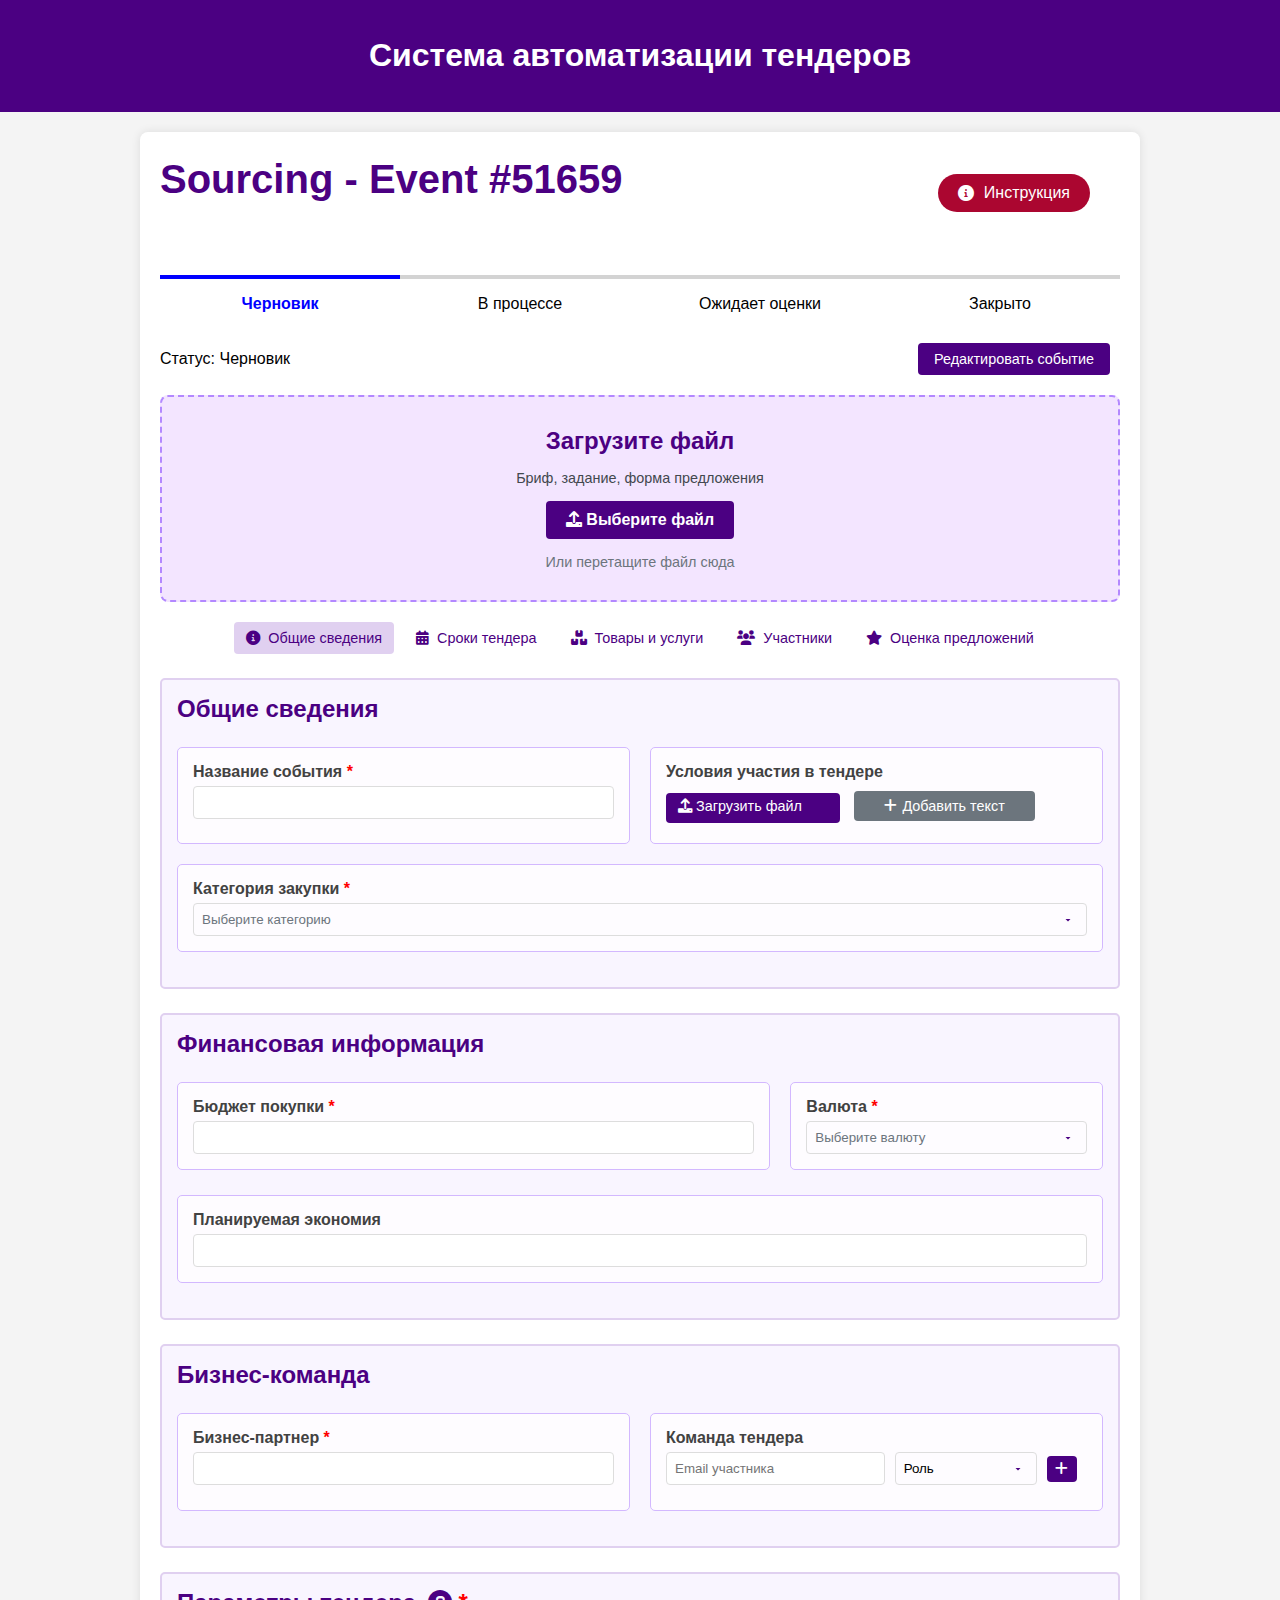
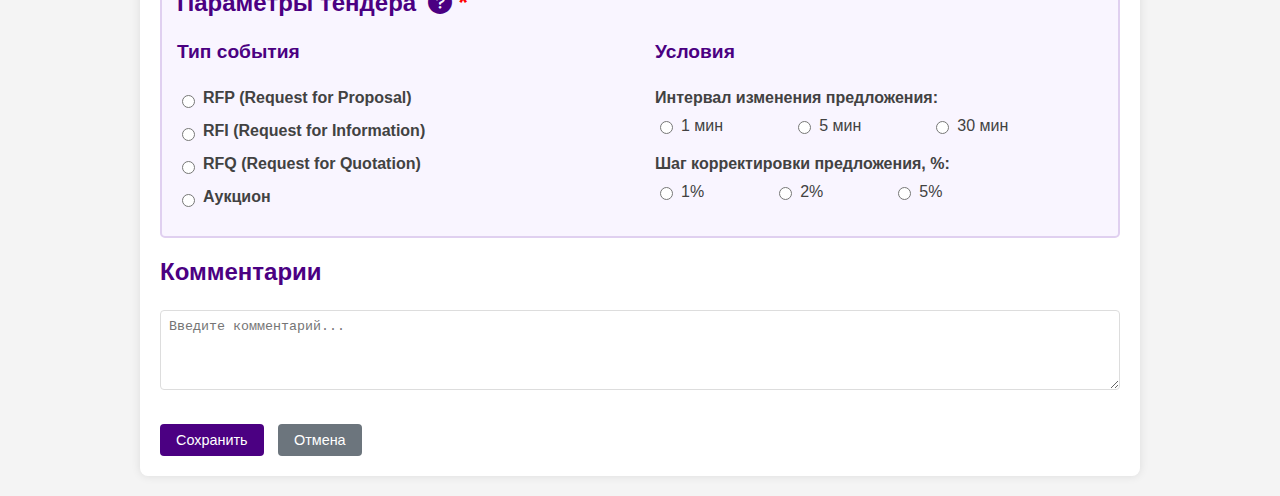
<file: templates/index.html>
<!DOCTYPE html>
<html lang="ru">

<head>
    <meta charset="UTF-8">
    <meta name="viewport" content="width=device-width, initial-scale=1.0">
    <title>Sourcing - Event</title>
    <link rel="stylesheet" href="https://cdnjs.cloudflare.com/ajax/libs/font-awesome/6.0.0-beta3/css/all.min.css">
    <style>
        body {
            font-family: Arial, sans-serif;
            margin: 0;
            padding: 0;
            background-color: #f4f4f4;
        }

        /* Хедер */
        header {
            background-color: #4b0082;
            color: white;
            padding: 1rem;
            text-align: center;
        }

        /* Основное содержимое */
        .main-content {
            width: 100%;
            max-width: 1000px;
            margin: 0 auto;
            padding: 20px;
        }

        .form-container {
            background: white;
            padding: 20px;
            border-radius: 8px;
            box-shadow: 0 0 10px rgba(0, 0, 0, 0.1);
        }

        h2,
        h3,
        h4 {
            margin-top: 0;
            color: #4b0082;
        }

        h2 {
            font-size: 2.5em;
            margin-top: 5px;
        }

        h3 {
            font-size: 1.5em;
        }

        h4 {
            font-size: 1.2em;
        }

        .event-status {
            display: flex;
            justify-content: space-between;
            align-items: center;
            margin-top: 30px;
            margin-bottom: 20px;
        }

        .form-section {
            margin-top: 1.5rem;
            padding: 15px;
            border: 2px solid #e0d0f0;
            border-radius: 5px;
            background-color: #f9f5ff;
        }

        .form-row {
            display: flex;
            flex-wrap: wrap;
            margin-bottom: 15px;
            gap: 20px;
        }

        .form-group {
            flex: 1;
            min-width: 250px;
            padding: 15px;
            border: 1px solid #d3b8ff;
            border-radius: 5px;
            background-color: #fefcff;
            margin-bottom: 5px;
        }

        .budget-currency-group {
            display: flex;
            gap: 20px;
            align-items: flex-end;
            width: 100%;
        }

        .budget-field {
            flex: 2;
        }

        .currency-field {
            flex: 1;
        }

        .role-field {
            flex: 1;
        }

        label {
            display: block;
            margin-bottom: 5px;
            font-weight: bold;
            font-size: medium;
            color: #424242;
        }

        .label-two {
            display: block;
            margin-bottom: 0px;
            font-weight: 100;
        }

        input[type="text"],
        input[type="number"],
        input[type="email"],
        select,
        textarea {
            width: 100%;
            padding: 8px;
            border: 1px solid #ddd;
            border-radius: 4px;
            box-sizing: border-box;
        }

        textarea {
            min-height: 80px;
            resize: vertical;
        }

        .required-field::after {
            content: " *";
            color: red;
        }

        button {
            padding: 8px 16px;
            background-color: #4b0082;
            color: white;
            border: none;
            border-radius: 4px;
            cursor: pointer;
            transition: background-color 0.3s ease;
            margin-right: 10px;
            font-size: 0.9em;
        }

        button:hover {
            background-color: #6a1b9a;
        }

        button.secondary {
            background-color: #6c757d;
        }

        button.tndr-sbmt {
            background-color: #4233c9;
        }

        button.secondary:hover {
            background-color: #5a6268;
        }

        button.large {
            padding: 12px 30px;
            font-size: 1.1em;
        }

        button.small {
            padding: 5px 10px;
            font-size: 0.8em;
            margin-top: 5px;
        }

        button.analyze-btn {
            background-color: #0e9b3d;
        }

        .file-upload {
            margin: 20px 0;
            padding: 30px;
            border: 2px dashed #b388ff;
            border-radius: 8px;
            text-align: center;
            background-color: #f3e5ff;
            transition: all 0.3s ease;
        }

        .file-upload.dragover {
            background-color: #e6ceff;
            border-color: #9c64ff;
        }

        .file-upload.hidden {
            display: none;
        }

        .file-upload-title {
            color: #4b0082;
            font-size: 1.5em;
            margin-bottom: 15px;
            font-weight: bold;
        }

        .file-upload-subtitle {
            color: #42484e;
            font-size: 0.9em;
            margin-bottom: 15px;
        }

        .file-upload label {
            display: inline-block;
            padding: 10px 20px;
            background-color: #4b0082;
            color: white;
            border-radius: 4px;
            cursor: pointer;
            transition: all 0.3s;
        }

        .file-upload label:hover {
            background-color: #6a1b9a;
        }

        .file-name {
            margin-top: 10px;
            font-size: 0.9em;
            color: #6c757d;
        }

        .hidden {
            display: none;
        }

        /* СТАТУС-БАР */
        .status-bar {
            display: flex;
            position: relative;
            margin-top: 40px;
            padding-top: 20px;
        }

        .status-bar::before {
            content: '';
            position: absolute;
            top: 0;
            left: 0;
            right: 0;
            height: 4px;
            background-color: lightgray;
            z-index: 0;
        }

        .status-bar::after {
            content: '';
            position: absolute;
            top: 0;
            left: 0;
            height: 4px;
            background-color: blue;
            z-index: 1;
            transition: width 0.5s ease;
            width: 0%;
        }

        /* Прогресс по шагам (1–4) */
        .status-bar[data-step="1"]::after {
            width: 25%;
        }

        .status-bar[data-step="2"]::after {
            width: 50%;
        }

        .status-bar[data-step="3"]::after {
            width: 75%;
        }

        .status-bar[data-step="4"]::after {
            width: 100%;
        }

        .status-step {
            flex: 1;
            text-align: center;
            position: relative;
            z-index: 2;
            font-weight: normal;
            color: black;
            transition: color 0.3s ease, font-weight 0.3s ease;
        }

        .status-step.active {
            font-weight: bold;
            color: blue;
        }

        /* Новый стиль для радио-кнопок в столбик */
        .radio-group-vertical {
            display: flex;
            flex-direction: column;
            gap: 10px;
            margin-top: 10px;
        }

        .radio-option {
            display: flex;
            align-items: center;
            gap: 5px;
        }

        .event-type-container {
            display: flex;
            gap: 30px;
            margin-top: 15px;
        }

        .event-type-column {
            flex: 1;
        }

        .add-text-btn {
            margin-top: 5px;
            background-color: #6c757d;
            padding: 7px 30px;
            margin-left: 10px;
            font-size: 0.9em;
        }

        .text-actions {
            display: none;
            gap: 5px;
            margin-top: 5px;
        }

        .team-member-input {
            display: flex;
            gap: 10px;
            margin-bottom: 10px;
            align-items: center;
        }

        .team-member-input input {
            flex: 1;
        }

        .member-action-btn {
            padding: 5px 8px;
            min-width: 30px;
            background-color: #4b0082;
        }

        .analyze-btn-container {
            text-align: center;
            margin: 20px 0;
        }

        .form-actions {
            margin-top: 30px;
        }

        /* Меню навигации */
        .nav-menu-container {
            margin: 20px 0;
            text-align: center;
        }

        .nav-menu {
            list-style: none;
            padding: 0;
            margin: 0;
            display: inline-flex;
            gap: 10px;
            flex-wrap: wrap;
            justify-content: center;
        }

        .nav-menu li {
            padding: 8px 12px;
            border-radius: 4px;
        }

        .nav-menu li a {
            color: #4b0082;
            text-decoration: none;
            display: flex;
            align-items: center;
            gap: 8px;
            font-size: 0.9em;
        }

        .nav-menu li.active {
            background-color: #e0d0f0;
        }

        .nav-menu li:hover {
            background-color: #e0d0f0;
        }

        /* Сообщение об успешном анализе */
        .analysis-success {
            margin: 20px 0;
            padding: 20px;
            border-radius: 8px;
            background-color: #e8f5e9;
            text-align: center;
            border: 1px solid #c8e6c9;
            display: none;
        }

        .analysis-success i {
            color: #4caf50;
            font-size: 2em;
            margin-bottom: 10px;
        }

        .analysis-success h3 {
            color: #2e7d32;
            margin: 10px 0;
        }

        .analysis-success p {
            color: #424242;
            margin: 5px 0;
        }

        .radio-group-horizontal {
            display: flex;
            gap: 70px;
            margin-top: 10px;
        }

        .radio-option-horizontal {
            display: flex;
            align-items: center;
            gap: 5px;
            white-space: nowrap;
        }

        /* Стили для двухколоночных полей в команде */
        .team-member-input {
            display: flex;
            gap: 10px;
            margin-bottom: 10px;
            align-items: center;
        }

        .team-member-input input {
            flex: 1;
            min-width: 188px;
        }

        /* Увеличиваем расстояние между блоками условий */
        .condition-block {
            margin-bottom: 20px;
        }

        /* Добавляем стили для кастомной кнопки загрузки файла */
        .custom-file-input {
            display: inline-block;
            padding: 5px 12px;
            background-color: #4b0082;
            font-size: 0.9em;
            color: white;
            border-radius: 4px;
            cursor: pointer;
            transition: background-color 0.3s;
            margin-bottom: 5px;
            font-weight: 100;
            height: 20px;
            width: 150px;
        }

        .custom-file-input:hover {
            background-color: #6a1b9a;
        }

        #participation-condition {
            display: none;
            /* Скрываем оригинальный инпут */
        }

        /* Стили для подсказок */
        .tooltip-icon {
            color: #4b0082;
            margin-left: 5px;
            cursor: help;
        }

        [data-tooltip] {
            position: relative;
        }

        [data-tooltip]:hover::after {
            content: attr(data-tooltip);
            position: absolute;
            left: 0;
            top: 100%;
            background: #fff;
            border: 1px solid #4b0082;
            padding: 8px 12px;
            border-radius: 4px;
            font-size: 16px !important;
            font-weight: normal;
            color: #4d3c3d;
            z-index: 1000;
            white-space: pre-wrap;
            min-width: 240px;
            text-align: left;
            line-height: 1.3;
            box-shadow: 0 2px 4px rgba(0, 0, 0, 0.1);
        }

        /* Исправленные стили для полей участников */
        .team-member-input input[type="email"] {
            flex: 2;
        }

        .team-member-input select {
            flex: 1;
        }

        [data-tooltip]:hover::after {
            content: attr(data-tooltip);
            top: calc(50% + 20px);
            left: 50%;
            transform: translate(-50%, -50%);
            background: #fff;
            border: 2px solid #4b0082;
            padding: 20px;
            border-radius: 8px;
            z-index: 2147483647;
            /* Максимальный возможный z-index */
            white-space: pre-wrap;
            width: 320px;
            text-align: left;
            line-height: 1.6;
            box-shadow: 0 8px 30px rgba(0, 0, 0, 0.3);
            font-size: 14px;
            pointer-events: none;
            animation: tooltipFade 0.3s ease;
        }

        @keyframes tooltipFade {
            from {
                opacity: 0;
                transform: translate(-50%, -40%);
            }

            to {
                opacity: 1;
                transform: translate(-50%, -50%);
            }
        }


        /* Блок Инструкции  */
        .title-container {
            position: relative;
            display: flex;
            justify-content: space-between;
            align-items: center;
            margin-bottom: 15px;
            padding-right: 20px;
        }

        .instruction-btn {
            background: #ab0630;
            color: white;
            border: none;
            border-radius: 20px;
            padding: 10px 20px;
            cursor: help;
            transition: all 0.3s;
            display: inline-flex;
            align-items: center;
            gap: 10px;
            font-size: 1em;
            white-space: nowrap;
            margin-left: auto;
        }

        .instruction-btn:hover {
            background: #4a0315;
            transform: scale(1.05);
        }

        .instruction-overlay {
            position: absolute;
            top: calc(100% + 10px);
            right: 0;
            z-index: 2147483647;
            display: none;
            min-width: 400px;
        }

        .instruction-content {
            background: white;
            border: 2px solid #ab0630;
            padding: 20px;
            border-radius: 8px;
            box-shadow: 0 4px 15px rgba(0, 0, 0, 0.2);
            position: relative;
            line-height: 30px;
        }

        .instruction-btn:hover+.instruction-overlay,
        .instruction-overlay:hover {
            display: block;
        }

        .instruction-content::before {
            content: '';
            position: absolute;
            bottom: 100%;
            right: 15px;
            border-width: 8px;
            border-style: solid;
            border-color: transparent transparent #4b0082 transparent;
        }

        .comment-sec {
            margin-top: 20px;
        }

        /* Добавляем стили для управления формами */
        .form-tab {
            display: none;
        }

        .form-tab.active {
            display: block;
        }

        .file-upload.small {
            padding: 15px;
            min-height: 80px;
        }

        .file-upload.small .file-upload-title {
            font-size: 1.1em;
        }

        .file-upload.small label.small {
            padding: 8px 15px;
            font-size: 0.9em;
        }

        .file-name.small {
            font-size: 0.8em;
        }

        /* Стили для синхронизации валюты */
        #goods-currency {
            background-color: #f0f0f0;
            cursor: not-allowed;
        }

        .add-section {
            position: relative;
            width: 200px;
        }

        .add-type-btn {
            width: 100%;
            padding: 10px;
            background-color: #4b0082;
            color: white;
            border: none;
            border-radius: 4px;
            cursor: pointer;
            display: flex;
            align-items: center;
            justify-content: center;
            gap: 8px;
        }

        .type-dropdown {
            display: none;
            position: absolute;
            top: 100%;
            left: 0;
            right: 0;
            background: white;
            border: 1px solid #ddd;
            border-radius: 4px;
            box-shadow: 0 2px 4px rgba(0, 0, 0, 0.1);
            z-index: 100;
            margin-top: 5px;
        }

        .type-dropdown.show {
            display: block;
        }

        .type-option {
            padding: 10px;
            cursor: pointer;
            transition: background-color 0.2s;
        }

        .type-option:hover {
            background-color: #f5f5f5;
        }

        .lot-form.hidden {
            display: none;
        }

        /* Стили для файлового инпута */
        .file-upload.small label.small {
            display: inline-block;
            padding: 8px 15px;
            margin: 5px 0;
        }

        /* Добавляем новые стили для товаров и услуг */
        .simple-file-upload {
            display: flex;
            align-items: center;
            gap: 10px;
        }

        .upload-btn {
            display: inline-block;
            padding: 8px 20px;
            background-color: #4b0082;
            color: white;
            border-radius: 4px;
            cursor: pointer;
            transition: background-color 0.3s;
            font-size: 0.9em;
        }

        .add-section {
            position: relative;
            width: 200px;
        }

        .type-dropdown {
            display: none;
            position: absolute;
            top: 100%;
            left: 0;
            right: 0;
            background: white;
            border: 1px solid #ddd;
            border-radius: 4px;
            box-shadow: 0 2px 4px rgba(0, 0, 0, 0.1);
            z-index: 100;
            margin-top: 5px;
        }

        .type-dropdown.show {
            display: block;
        }

        .type-option {
            padding: 10px;
            cursor: pointer;
            transition: background-color 0.2s;
        }

        .lot-form {
            display: none;
        }

        .lot-form.visible {
            display: block;
            animation: fadeIn 0.3s ease;
        }

        @keyframes fadeIn {
            from {
                opacity: 0;
            }

            to {
                opacity: 1;
            }
        }

        .file-upload.small {
            display: none;
        }

        .adding-label {
            background-color: #4b0082;
            color: white;
            padding: 10px;
            border-radius: 4px;
            text-align: center;
            display: none;
        }

        .adding-label.visible {
            display: block;
            animation: fadeIn 0.3s ease;
        }

        .lot-actions {
            margin-top: 20px;
            display: flex;
            gap: 10px;
            justify-content: flex-end;
        }

        .hidden {
            display: none !important;
        }

        .adding-label {
            background-color: #4b0082;
            color: white;
            padding: 10px;
            border-radius: 4px;
            text-align: center;
            display: none;
            margin-bottom: 15px;
        }

        .lot-actions {
            margin-top: 20px;
            display: none;
            gap: 10px;
            justify-content: flex-end;
        }

        .lot-actions.visible {
            display: flex;
        }

        .adding-label.visible {
            display: block;
            animation: fadeIn 0.3s ease;
        }

        @keyframes fadeIn {
            from {
                opacity: 0;
            }

            to {
                opacity: 1;
            }
        }

        .adding-title {
            background-color: #4b0082;
            color: white !important;
            padding: 12px 232%;
            /* Вертикальные отступы */
            width: 100%;
            /* Занимает всю ширину */
            text-align: center;
            /* Центрирование текста */
            border-radius: 4px;
            font-size: 1.1em;
            margin: 0 0 15px 0;
            /* Отступ снизу */
            display: none;
            transition: all 0.3s ease;
            box-sizing: border-box;
            /* Учитываем padding в ширине */
        }

        /* Для иконки внутри заголовка */
        .adding-title i {
            margin-right: 10px;
            font-size: 1.2em;
        }

        .add-type-btn.hidden {
            display: none;
        }

        .type-dropdown {
            display: none;
            position: absolute;
            /* остальные стили... */
        }

        .type-dropdown.show {
            display: block;
        }

        .participant-block {
            border: 2px solid #e0d0f0;
            border-radius: 5px;
            padding: 15px;
            margin-bottom: 20px;
            background: #f9f5ff;
        }

        .participant-block h4 {
            color: #4b0082;
            margin-top: 0;
            margin-bottom: 15px;
        }

        .add-participant-btn {
            margin-top: 10px;
            width: 100%;
        }
        select {
    appearance: none;
    -webkit-appearance: none;
    background: url("data:image/svg+xml;charset=UTF-8,%3csvg xmlns='http://www.w3.org/2000/svg' viewBox='0 0 24 24' fill='%234b0082'%3e%3cpath d='M7 10l5 5 5-5z'/%3e%3c/svg%3e") 
        no-repeat right 0.75rem center/12px 12px;
    padding-right: 2rem;
}

select:invalid {
    color: #6c757d;
}
    /* Стили для таблицы участников */
    .participants-table {
        width: 100%;
        border-collapse: collapse;
        margin: 20px 0;
        background: white;
        border-radius: 8px;
        overflow: hidden;
        box-shadow: 0 0 10px rgba(0,0,0,0.05);
    }

    .participants-table th,
    .participants-table td {
        padding: 12px 15px;
        text-align: left;
        border-bottom: 1px solid #e0d0f0;
    }

    .participants-table th {
        background-color: #4b0082;
        color: white;
        font-weight: bold;
    }

    .participants-table tr:hover {
        background-color: #f9f5ff;
    }

    .action-buttons {
        display: flex;
        gap: 8px;
    }

    /* Стили для модального окна */
    .modal-overlay {
        position: fixed;
        top: 0;
        left: 0;
        right: 0;
        bottom: 0;
        background: rgba(0,0,0,0.5);
        display: none;
        justify-content: center;
        align-items: center;
        z-index: 1000;
    }

    .modal-content {
        background: white;
        padding: 30px;
        border-radius: 8px;
        width: 500px;
        position: relative;
    }

    .modal-close {
        position: absolute;
        top: 15px;
        right: 15px;
        cursor: pointer;
        font-size: 1.5em;
        color: #4b0082;
    }

    .modal-form-group {
        margin-bottom: 15px;
    }

    .modal-form-group label {
        display: block;
        margin-bottom: 5px;
        color: #4b0082;
        font-weight: bold;
    }

    .modal-form-group input,
    .modal-form-group select {
        width: 100%;
        padding: 8px;
        border: 1px solid #ddd;
        border-radius: 4px;
    }

    .required-star {
        color: red;
        margin-left: 3px;
    }
    </style>
</head>

<body>
    <header>
        <h1>Система автоматизации тендеров</h1>
    </header>

    <div class="main-content">
        <section class="form-container">
            <div class="title-container">
                <h2>Sourcing - Event #51659</h2>
                <div style="position: relative;">
                    <button class="instruction-btn">
                        <i class="fas fa-info-circle"></i>
                        Инструкция
                    </button>
                    <div class="instruction-overlay">
                        <div class="instruction-content">
                            <h3 style="color: #ab0630; margin: 0 0 15px 0; font-size: 1.3em;">📋 Инструкция</h3>
                            <ol style="padding-left: 20px; margin: 0 0 15px 0;">
                                <li>Загрузите файл с заданием тендера</li>
                                <li>Дождитесь автоматического ввода информации системой</li>
                                <li>Проверьте корректность ввода данных системой</li>
                                <li>Внесите оставшиеся данные</li>
                                <li>Запустите тендер</li>
                            </ol>
                            <p style="color: #666; margin: 0; font-size: 0.9em;">
                                ❗ Обязательные поля отмечены *
                            </p>
                        </div>
                    </div>
                </div>
            </div>


            <div class="status-bar" data-step="1">
                <div class="status-step active">Черновик</div>
                <div class="status-step">В процессе</div>
                <div class="status-step">Ожидает оценки</div>
                <div class="status-step">Закрыто</div>
            </div>
            <div class="event-status">
                <span>Статус: <span id="status-text">Черновик</span></span>
                <button id="edit-btn">Редактировать событие</button>
            </div>


            <div class="file-upload" id="file-upload-container">
                <div class="file-upload-title">Загрузите файл</div>
                <div class="file-upload-subtitle">Бриф, задание, форма предложения</div>
                <input type="file" id="file-input" accept=".pdf,.doc,.docx,.xls,.xlsx" style="display: none;">
                <label for="file-input"><i class="fas fa-upload"></i> Выберите файл</label>
                <div id="file-name" class="file-name">Или перетащите файл сюда</div>
            </div>

            <div class="analysis-success" id="analysis-success">
                <i class="fas fa-check-circle"></i>
                <h3>Анализ завершен успешно!</h3>
                <p>Данные из файла были автоматически подгружены в форму.</p>
                <p>Вы можете проверить информацию и подтвердить событие.</p>
            </div>

            <div class="analyze-btn-container">
                <button id="analyze-btn" class="analyze-btn large hidden"><i class="fas fa-search"></i>
                    Анализировать</button>
            </div>

            <!-- Меню навигации -->
            <div class="nav-menu-container">
                <ul class="nav-menu">
                    <li class="active" data-tab="general">
                        <a href="#"><i class="fas fa-info-circle"></i> Общие сведения</a>
                    </li>
                    <li data-tab="timeline">
                        <a href="#"><i class="fas fa-calendar-alt"></i> Сроки тендера</a>
                    </li>
                    <li data-tab="goods">
                        <a href="#"><i class="fas fa-boxes"></i> Товары и услуги</a>
                    </li>
                    <li data-tab="participants">
                        <a href="#"><i class="fas fa-users"></i> Участники</a>
                    </li>
                    <li data-tab="evaluation">
                        <a href="#"><i class="fas fa-star"></i> Оценка предложений</a>
                    </li>
                </ul>
            </div>

            <form id="general-form" class="form-tab active">
                <div class="form-section">
                    <h3>Общие сведения</h3>
                    <div class="form-row">
                        <div class="form-group">
                            <label for="event-name" class="required-field">Название события</label>
                            <input type="text" id="event-name" name="event-name" required>
                        </div>
                        <div class="form-group">
                            <label for="participation-condition">Условия участия в тендере</label>
                            <label class="custom-file-input" for="participation-condition">
                                <i class="fas fa-upload"></i> Загрузить файл
                            </label>
                            <input type="file" id="participation-condition" name="participation-condition">
                            <button type="button" class="add-text-btn" id="add-text-btn"><i class="fas fa-plus"></i>
                                Добавить текст</button>
                            <textarea id="participation-text" name="participation-text" class="hidden"
                                style="margin-top: 10px;"></textarea>
                            <div class="text-actions" id="text-actions">
                                <button type="button" class="small secondary" id="clear-text-btn"><i
                                        class="fas fa-trash"></i> Удалить текст</button>
                                <button type="button" class="small secondary" id="cancel-text-btn"><i
                                        class="fas fa-times"></i> Отменить</button>
                            </div>
                        </div>
                    </div>
                    <div class="form-row">
                        <div class="form-group">
                            <label for="purchase-category" class="required-field">Категория закупки</label>
                            <select id="purchase-category" name="purchase-category" required>
                                <option value="">Выберите категорию</option>
                                <option value="office">Офисное оборудование</option>
                                <option value="it">IT оборудование</option>
                                <option value="furniture">Мебель</option>
                                <option value="services">Услуги</option>
                                <option value="consumables">Расходные материалы</option>
                            </select>
                        </div>
                    </div>
                </div>

                <div class="form-section">
                    <h3>Финансовая информация</h3>
                    <div class="form-row">
                        <div class="budget-currency-group">
                            <div class="form-group budget-field">
                                <label for="purchase-budget" class="required-field">Бюджет покупки</label>
                                <input type="text" id="purchase-budget" name="purchase-budget" readonly>
                            </div>
                            <div class="form-group currency-field">
                                <label for="currency" class="required-field">Валюта</label>
                                <select id="currency" name="currency" required>
                                    <option value="">Выберите валюту</option>
                                    <option value="RUB">RUB - Российский рубль</option>
                                    <option value="USD">USD - Доллар США</option>
                                    <option value="EUR">EUR - Евро</option>
                                    <option value="CNY">CNY - Китайский юань</option>
                                </select>
                            </div>
                        </div>
                        <div class="form-group" style="width: 100%;">
                            <label for="planned-savings">Планируемая экономия</label>
                            <input type="text" id="planned-savings" name="planned-savings">
                        </div>
                    </div>
                </div>

                <div class="form-section">
                    <h3>Бизнес-команда</h3>
                    <div class="form-row">
                        <div class="form-group">
                            <label for="business-partner" class="required-field">Бизнес-партнер</label>
                            <input type="text" id="business-partner" name="business-partner" readonly>
                        </div>
                        <div class="form-group">
                            <label for="tender-team">Команда тендера</label>
                            <div id="team-members-container">
                                <div class="team-member-input">
                                    <input type="email" placeholder="Email участника">
                                    <select>
                                        <option value="">Роль</option>
                                        <option value="owner">Владелец</option>
                                        <option value="watcher">Наблюдатель</option>
                                    </select>
                                    <button type="button" class="member-action-btn add-member-btn"><i
                                            class="fas fa-plus"></i></button>
                                </div>
                            </div>
                        </div>
                    </div>
                </div>

                <div class="form-section">
                    <h3 data-tooltip="RFP: Подробные предложения, сложные проекты&#10;RFI: Сбор информации, разведка рынка&#10;RFQ: Запрос цен, простые закупки&#10;Аукцион: Соревнование предложений, публичная продажа/закупка"
                        class="required-field">Параметры тендера
                        <i class="fas fa-question-circle tooltip-icon"></i>
                    </h3>

                    <div class="event-type-container">
                        <div class="event-type-column">
                            <h4>Тип события</h4>
                            <div class="radio-group-vertical">
                                <div class="radio-option">
                                    <input type="radio" id="type-rfp" name="event-type" value="rfp" required>
                                    <label for="type-rfp">RFP (Request for Proposal)</label>
                                </div>
                                <div class="radio-option">
                                    <input type="radio" id="type-rfi" name="event-type" value="rfi">
                                    <label for="type-rfi">RFI (Request for Information)</label>
                                </div>
                                <div class="radio-option">
                                    <input type="radio" id="type-rfq" name="event-type" value="rfq">
                                    <label for="type-rfq">RFQ (Request for Quotation)</label>
                                </div>
                                <div class="radio-option">
                                    <input type="radio" id="type-auction" name="event-type" value="auction">
                                    <label for="type-auction">Аукцион</label>
                                </div>
                            </div>
                        </div>
                        <div class="event-type-column">
                            <h4>Условия</h4>
                            <div class="condition-block">
                                <label>Интервал изменения предложения: </label>
                                <div class="radio-group-horizontal">
                                    <div class="radio-option-horizontal">
                                        <input type="radio" id="param-option1-1" name="condition1" value="option1"
                                            required>
                                        <label class="label-two" for="param-option1-1">1 мин</label>
                                    </div>
                                    <div class="radio-option-horizontal">
                                        <input type="radio" id="param-option1-2" name="condition1" value="option2">
                                        <label class="label-two" for="param-option1-2">5 мин</label>
                                    </div>
                                    <div class="radio-option-horizontal">
                                        <input type="radio" id="param-option1-3" name="condition1" value="option3">
                                        <label class="label-two" for="param-option1-3">30 мин</label>
                                    </div>
                                </div>
                            </div>
                            <div class="condition-block">
                                <label>Шаг корректировки предложения, %: </label>
                                <div class="radio-group-horizontal">
                                    <div class="radio-option-horizontal">
                                        <input type="radio" id="param-option2-1" name="condition2" value="option1"
                                            required>
                                        <label class="label-two" for="param-option2-1">1%</label>
                                    </div>
                                    <div class="radio-option-horizontal">
                                        <input type="radio" id="param-option2-2" name="condition2" value="option2">
                                        <label class="label-two" for="param-option2-2">2%</label>
                                    </div>
                                    <div class="radio-option-horizontal">
                                        <input type="radio" id="param-option2-3" name="condition2" value="option3">
                                        <label class="label-two" for="param-option2-3">5%</label>
                                    </div>
                                </div>
                            </div>
                        </div>
                    </div>
                </div>
                <div class="comment-sec">
                    <h3>Комментарии</h3>
                    <textarea id="comments" name="comments" placeholder="Введите комментарий..."></textarea>
                </div>

                <div class="form-actions">
                    <button type="button" id="save-btn">Сохранить</button>
                    <button type="button" id="submit-btn" class="tndr-sbmt hidden">Подтвердить</button>
                    <button type="button" class="secondary">Отмена</button>
                </div>
            </form>
            <!-- Сроки тендера -->
            <form id="timeline-form" class="form-tab">
                <div class="form-section">
                    <h3>Сроки тендера</h3>
                    <div class="form-row">
                        <div class="form-group">
                            <label for="start-date">Дата начала</label>
                            <input type="date" id="start-date" required>
                        </div>
                        <div class="form-group">
                            <label for="end-date">Дата окончания</label>
                            <input type="date" id="end-date" required>
                        </div>
                    </div>
                </div>

                <!-- Общие элементы формы -->
                <div class="comment-sec">
                    <h3>Комментарии</h3>
                    <textarea id="comments-timeline" name="comments"></textarea>
                </div>

                <div class="form-actions">
                    <button type="button" id="save-timeline">Сохранить</button>
                    <button type="button" class="secondary">Отмена</button>
                </div>
            </form>
            <form id="goods-form" class="form-tab">
                <div class="form-section">
                    <h3>Документация к тендеру</h3>
                    <!-- Документация к закупке -->
                    <div class="form-row">
                        <div class="form-group">
                            <label padding-bottom="5px">Вложения</label>
                            <div class="simple-file-upload">
                                <input type="file" id="goods-file" class="hidden">
                                <label for="goods-file" class="upload-btn">
                                    <i class="fas fa-upload"></i> Выбрать файл
                                </label>
                                <span id="goods-file-name" class="file-name"></span>
                            </div>
                        </div>
                    </div>
                </div>
                <div class="form-section">
                    <h3>Товары и услуги</h3>
                    <!-- Блок добавления -->
                    <div class="form-row">

                        <div class="add-section">
                            <button type="button" class="add-type-btn" id="add-lot-btn">
                                <i class="fas fa-plus"></i> Добавить тип
                            </button>
                            <div class="adding-title">
                                <i class="fas fa-box-open"></i>Добавление лота
                            </div>
                            <div class="type-dropdown">
                                <div class="type-option" data-type="lot">Лот</div>
                                <div class="type-option" data-type="service">Услуга</div>
                            </div>
                        </div>

                    </div>
                
                    <!-- Форма для лота -->
                    <div class="lot-form">
                        <div class="form-row">
                            <div class="form-group" style="display: flex; gap: 20px; width: 100%;">
                                <div style="flex: 1;">
                                    <label for="type-lot" class="required-field">Название лота</label>
                                    <input type="text" id="type-lot" name="type-lot" required>
                                </div>
                                <div style="flex: 1;">
                                    <label for="lot-name">Описание лота</label>
                                    <input type="text" id="lot-name" name="lot-name" readonly>
                                </div>
                            </div>
                        </div>

                        <div class="form-row">
                            <div class="form-group" style="display: flex; gap: 20px; width: 100%;">
                                <div style="flex: 1;">
                                    <label for="quantity" class="required-field">Количество товара</label>
                                    <input type="number" id="quantity" name="quantity" step="0.01" required >
                                </div>
                                <div style="flex: 1;">
                                    <label for="quantity-type" class="required-field">Тип количества</label>
                                    <input type="text" id="quantity-type" name="quantity-type" required >
                                </div>
                            </div>
                        </div>

                        <div class="form-row">
                            <div class="form-group" style="display: flex; gap: 20px; width: 100%;">
                                <div style="flex: 1;">
                                    <label for="base-price">Базовая цена</label>
                                    <input type="number" id="base-price" name="base-price" step="0.01">
                                </div>
                                <div style="flex: 1;">
                                    <label for="goods-currency" class="required-field">Валюта</label>
                                    <select id="goods-currency" name="goods-currency" required>
                                        <option value="">Выберите валюту</option>
                                        <option value="RUB">RUB - Российский рубль</option>
                                        <option value="USD">USD - Доллар США</option>
                                        <option value="EUR">EUR - Евро</option>
                                        <option value="CNY">CNY - Китайский юань</option>
                                    </select>
                                </div>
                            </div>
                        </div>

                        <div class="form-row">
                            <div class="form-group" style="display: flex; gap: 20px; width: 100%;">
                                <div style="flex: 1;">
                                    <label for="manufacturer-name">Имя производителя</label>
                                    <input type="text" id="manufacturer-name" name="manufacturer-name">
                                </div>
                                <div style="flex: 1;">
                                    <label for="manufacturer-code">Код производителя</label>
                                    <input type="text" id="manufacturer-code" name="manufacturer-code">
                                </div>
                            </div>
                        </div>
                        <div class="lot-actions">
                            <button type="button" class="save-lot">Сохранить</button>
                            <button type="button" class="cancel-lot secondary">Отмена</button>
                        </div>
                    </div>
                </div>

                <div class="form-actions">
                    <button type="button" id="save-goods">Сохранить</button>
                    <button type="button" class="secondary">Отмена</button>
                </div>
            </form>
            <!-- Обновленный раздел Participants -->
<form id="participants-form" class="form-tab">
    <div class="form-section">
        <h3>Участники тендера</h3>
        
        <table class="participants-table">
            <thead>
                <tr>
                    <th>Дата добавления</th>
                    <th>Название</th>
                    <th>Контакт</th>
                    <th>Email</th>
                    <th>Участие</th>
                    <th>Условия</th>
                    <th>Последняя активность</th>
                    <th>Действия</th>
                </tr>
            </thead>
            <tbody id="participants-table-body">
                <!-- Строки будут добавляться здесь -->
            </tbody>
        </table>

        <button type="button" class="add-participant-btn secondary" id="open-modal-btn">
            <i class="fas fa-plus-circle"></i> Добавить участника
        </button>
    </div>
</form>

<!-- Модальное окно -->
<div class="modal-overlay" id="modal-overlay">
    <div class="modal-content">
        <span class="modal-close" id="modal-close">&times;</span>
        <h3 style="color: #4b0082; margin-top: 0;">Добавить участника</h3>
        
        <form id="participant-form">
            <div class="modal-form-group">
                <label>Название компании <span class="required-star">*</span></label>
                <input type="text" id="modal-company" required>
            </div>

            <div class="modal-form-group">
                <label>Контактное лицо <span class="required-star">*</span></label>
                <input type="text" id="modal-contact" required>
            </div>

            <div class="modal-form-group">
                <label>Email <span class="required-star">*</span></label>
                <input type="email" id="modal-email" required>
            </div>

            <div class="modal-form-group">
                <label>Условия участия</label>
                <select id="modal-terms">
                    <option value="accepted">Принято</option>
                    <option value="pending">В ожидании</option>
                    <option value="rejected">Отклонено</option>
                </select>
            </div>

            <div style="text-align: right; margin-top: 20px;">
                <button type="button" class="secondary" id="modal-cancel">Отмена</button>
                <button type="submit" class="tndr-sbmt">Добавить</button>
            </div>
        </form>
    </div>
</div>
            <form id="evaluation-form" class="form-tab">
                <div class="form-section">
                    <h3>Способ оценки предложений</h3>
                    
                    <div class="form-row">
                        <div class="form-group">
                            <label for="min-score" class="required-field">Минимальная оценка</label>
                            <select id="min-score" name="min-score" required>
                                <option value="">Выберите</option>
                                <option value="0">0</option>
                                <option value="1">1</option>
                            </select>
                        </div>
                        
                        <div class="form-group">
                            <label for="max-score" class="required-field">Максимальная оценка</label>
                            <select id="max-score" name="max-score" required>
                                <option value="">Выберите</option>
                                <option value="5">5</option>
                                <option value="10">10</option>
                                <option value="20">20</option>
                                <option value="50">50</option>
                                <option value="100">100</option>
                            </select>
                        </div>
                    </div>
                </div>
            
                <div class="comment-sec">
                    <h3>Комментарии</h3>
                    <textarea id="comments-evaluation" name="comments"></textarea>
                </div>
            
                <div class="form-actions">
                    <button type="button" id="save-evaluation">Сохранить</button>
                    <button type="button" class="secondary">Отмена</button>
                </div>
            </form>
        </section>
    </div>

    <script>
document.addEventListener('DOMContentLoaded', function () {
    // ================= ГЛОБАЛЬНЫЕ ПЕРЕМЕННЫЕ =================
    let mockParticipants = [];
    let isFirstAnalysis = true;

    // Элементы для анализа файла
    const fileUpload = document.getElementById('file-upload-container');
    const fileInput = document.getElementById('file-input');
    const fileName = document.getElementById('file-name');
    const analyzeBtn = document.getElementById('analyze-btn');
    const analysisSuccess = document.getElementById('analysis-success');
    const submitBtn = document.getElementById('submit-btn');

    // Элементы для участников
    const participantsTableBody = document.getElementById('participants-table-body');
    const modalOverlay = document.getElementById('modal-overlay');
    const modalClose = document.getElementById('modal-close');
    const modalCancel = document.getElementById('modal-cancel');
    const participantForm = document.getElementById('participant-form');

    // ================= ОБРАБОТКА ФАЙЛОВ =================
    const handleFileEvents = () => {
        // Drag and drop обработчики
        ['dragover', 'dragleave', 'drop'].forEach(event => {
            fileUpload.addEventListener(event, e => {
                e.preventDefault();
                fileUpload.classList.toggle('dragover', event === 'dragover');
            });
        });

        // Изменение файла
        fileInput.addEventListener('change', () => {
            fileName.textContent = fileInput.files[0]?.name || 'Или перетащите файл сюда';
            analyzeBtn.classList.toggle('hidden', !fileInput.files.length);
        });
    };

    // ================= АНАЛИЗ ФАЙЛА =================
    const setupFileAnalysis = () => {
        analyzeBtn.addEventListener('click', async () => {
            analyzeBtn.innerHTML = '<i class="fas fa-spinner fa-spin"></i> Анализируется...';
            analyzeBtn.disabled = true;

            // Имитация анализа
            await new Promise(resolve => setTimeout(resolve, 2000));

            // Обновление статус-бара
            updateStatus(2);

            // Заполнение полей
            document.getElementById('event-name').value = 'Закупка оборудования для офиса';
            document.getElementById('currency').value = 'RUB';
            document.getElementById('purchase-category').value = 'office';

            // Управление видимостью элементов
            fileUpload.classList.add('hidden');
            analysisSuccess.style.display = 'block';
            analyzeBtn.classList.add('hidden');
            submitBtn.classList.remove('hidden');

            // Восстановление кнопки
            analyzeBtn.innerHTML = '<i class="fas fa-search"></i> Анализировать';
            analyzeBtn.disabled = false;
        });
    };

    // ================= УПРАВЛЕНИЕ СТАТУСОМ =================
    const updateStatus = (step) => {
        const statusBar = document.querySelector('.status-bar');
        const statusSteps = document.querySelectorAll('.status-step');
        
        statusBar.setAttribute('data-step', step);
        statusSteps.forEach(el => el.classList.remove('active'));
        statusSteps[step - 1].classList.add('active');
        
        const statusTexts = ['Черновик', 'В процессе', 'Ожидает оценки', 'Закрыто'];
        document.getElementById('status-text').textContent = statusTexts[step - 1];
    };

    // ================= УПРАВЛЕНИЕ ВКЛАДКАМИ =================
    const setupTabHandlers = () => {
        document.querySelectorAll('.nav-menu li').forEach(item => {
            item.addEventListener('click', function(e) {
                e.preventDefault();
                const tabId = this.dataset.tab;
                
                document.querySelectorAll('.nav-menu li, .form-tab').forEach(el => {
                    el.classList.remove('active');
                });
                
                this.classList.add('active');
                document.getElementById(`${tabId}-form`).classList.add('active');
            });
        });
    };

    // ================= УЧАСТНИКИ =================
    const setupParticipants = () => {
        // Обработчики модального окна
        document.getElementById('open-modal-btn').addEventListener('click', () => {
            modalOverlay.style.display = 'flex';
        });

        modalClose.addEventListener('click', () => {
            modalOverlay.style.display = 'none';
        });

        modalCancel.addEventListener('click', () => {
            modalOverlay.style.display = 'none';
        });

        modalOverlay.addEventListener('click', (e) => {
            if(e.target === modalOverlay) modalOverlay.style.display = 'none';
        });

        // Обработчик формы
        participantForm.addEventListener('submit', function(e) {
            e.preventDefault();
            const participant = getFormData();
            addParticipantToTable(participant);
            modalOverlay.style.display = 'none';
            this.reset();
        });
    };

    const getFormData = () => ({
        date: new Date().toLocaleDateString(),
        company: document.getElementById('modal-company').value,
        contact: document.getElementById('modal-contact').value,
        email: document.getElementById('modal-email').value,
        terms: document.getElementById('modal-terms').value,
        lastSeen: 'Только что'
    });

    const addParticipantToTable = (data) => {
        const row = document.createElement('tr');
        row.innerHTML = `
            <td>${data.date}</td>
            <td>${data.company}</td>
            <td>${data.contact}</td>
            <td>${data.email}</td>
            <td><span class="status-badge">${getStatusBadge(data.terms)}</span></td>
            <td>${data.terms === 'accepted' ? 'Принято' : '—'}</td>
            <td>${data.lastSeen}</td>
            <td class="action-buttons">
                <button class="small" onclick="editParticipant(this)"><i class="fas fa-edit"></i></button>
                <button class="small secondary" onclick="deleteParticipant(this)"><i class="fas fa-trash"></i></button>
            </td>
        `;
        participantsTableBody.appendChild(row);
    };

    const getStatusBadge = (status) => {
        const badges = {
            accepted: '<span style="color: green;"><i class="fas fa-check-circle"></i> Активно</span>',
            pending: '<span style="color: orange;"><i class="fas fa-clock"></i> Ожидание</span>',
            rejected: '<span style="color: red;"><i class="fas fa-times-circle"></i> Отклонено</span>'
        };
        return badges[status] || '';
    };

    // Глобальные функции для действий с участниками
    window.deleteParticipant = function(btn) {
        const row = btn.closest('tr');
        row.parentNode.removeChild(row);
    };

    window.editParticipant = function(btn) {
        const row = btn.closest('tr');
        const cells = row.querySelectorAll('td');
        
        document.getElementById('modal-company').value = cells[1].textContent;
        document.getElementById('modal-contact').value = cells[2].textContent;
        document.getElementById('modal-email').value = cells[3].textContent;
        document.getElementById('modal-terms').value = 
            cells[4].querySelector('span').textContent.includes('Активно') ? 'accepted' :
            cells[4].querySelector('span').textContent.includes('Ожидание') ? 'pending' : 'rejected';
        
        modalOverlay.style.display = 'flex';
        
        participantForm.onsubmit = function(e) {
            e.preventDefault();
            row.parentNode.removeChild(row);
            addParticipantToTable(getFormData());
            modalOverlay.style.display = 'none';
        };
    };

    // ================= ТОВАРЫ И УСЛУГИ =================
    const setupGoodsSection = () => {
        const addLotBtn = document.getElementById('add-lot-btn');
        const typeDropdown = document.querySelector('.type-dropdown');
        const lotForm = document.querySelector('.lot-form');
        const addingTitle = document.querySelector('.adding-title');
        const lotActions = document.querySelector('.lot-actions');

        addLotBtn.addEventListener('click', function(e) {
            e.stopPropagation();
            typeDropdown.classList.toggle('show');
        });

        document.querySelectorAll('.type-option').forEach(option => {
            option.addEventListener('click', function(e) {
                e.stopPropagation();
                typeDropdown.classList.remove('show');
                
                if (this.dataset.type === 'lot') {
                    addLotBtn.classList.add('hidden');
                    addingTitle.style.display = 'block';
                    lotForm.classList.add('visible');
                    lotActions.classList.add('visible');
                }
            });
        });

        document.addEventListener('click', function(e) {
            if (!addLotBtn.contains(e.target)) {
                typeDropdown.classList.remove('show');
            }
        });

        document.querySelector('.cancel-lot').addEventListener('click', function() {
            addLotBtn.classList.remove('hidden');
            addingTitle.style.display = 'none';
            lotForm.classList.remove('visible');
            lotActions.classList.remove('visible');
            lotForm.querySelectorAll('input').forEach(input => input.value = '');
        });
    };

    // ================= ИНИЦИАЛИЗАЦИЯ =================
    const init = () => {
        handleFileEvents();
        setupFileAnalysis();
        setupTabHandlers();
        setupParticipants();
        setupGoodsSection();
        setupSaveHandlers();
        updateStatus(1);
    };

    // ================= ОБРАБОТЧИКИ СОХРАНЕНИЯ =================
    const setupSaveHandlers = () => {
        document.getElementById('save-btn').addEventListener('click', function() {
            updateStatus(3);
            alert('Данные успешно сохранены!');
        });

        document.getElementById('submit-btn').addEventListener('click', () => {
            if (confirm('Подтвердить событие? Редактирование будет ограничено.')) {
                updateStatus(3);
                document.querySelectorAll('input, select, textarea').forEach(el => el.readOnly = true);
            }
        });

        document.getElementById('save-evaluation').addEventListener('click', function() {
            const minScore = document.getElementById('min-score').value;
            const maxScore = document.getElementById('max-score').value;
            
            if (parseInt(minScore) >= parseInt(maxScore)) {
                alert('Минимальная оценка должна быть меньше максимальной!');
                return;
            }
            alert('Настройки оценки сохранены');
        });
    };

    // Заглушка для участников из файла
    const getMockParticipants = () => [
        {
            company: "ООО 'ТехноПартнер'",
            contact: "Иван Петров",
            email: "ivan.p@techpartner.ru",
            terms: "accepted",
            lastSeen: "2 дня назад"
        },
        {
            company: "Global Suppliers Inc.",
            contact: "John Smith",
            email: "john@globalsuppliers.com",
            terms: "pending",
            lastSeen: "1 час назад"
        }
    ];

    init();
});
    </script>
</body>

</html>
</file>
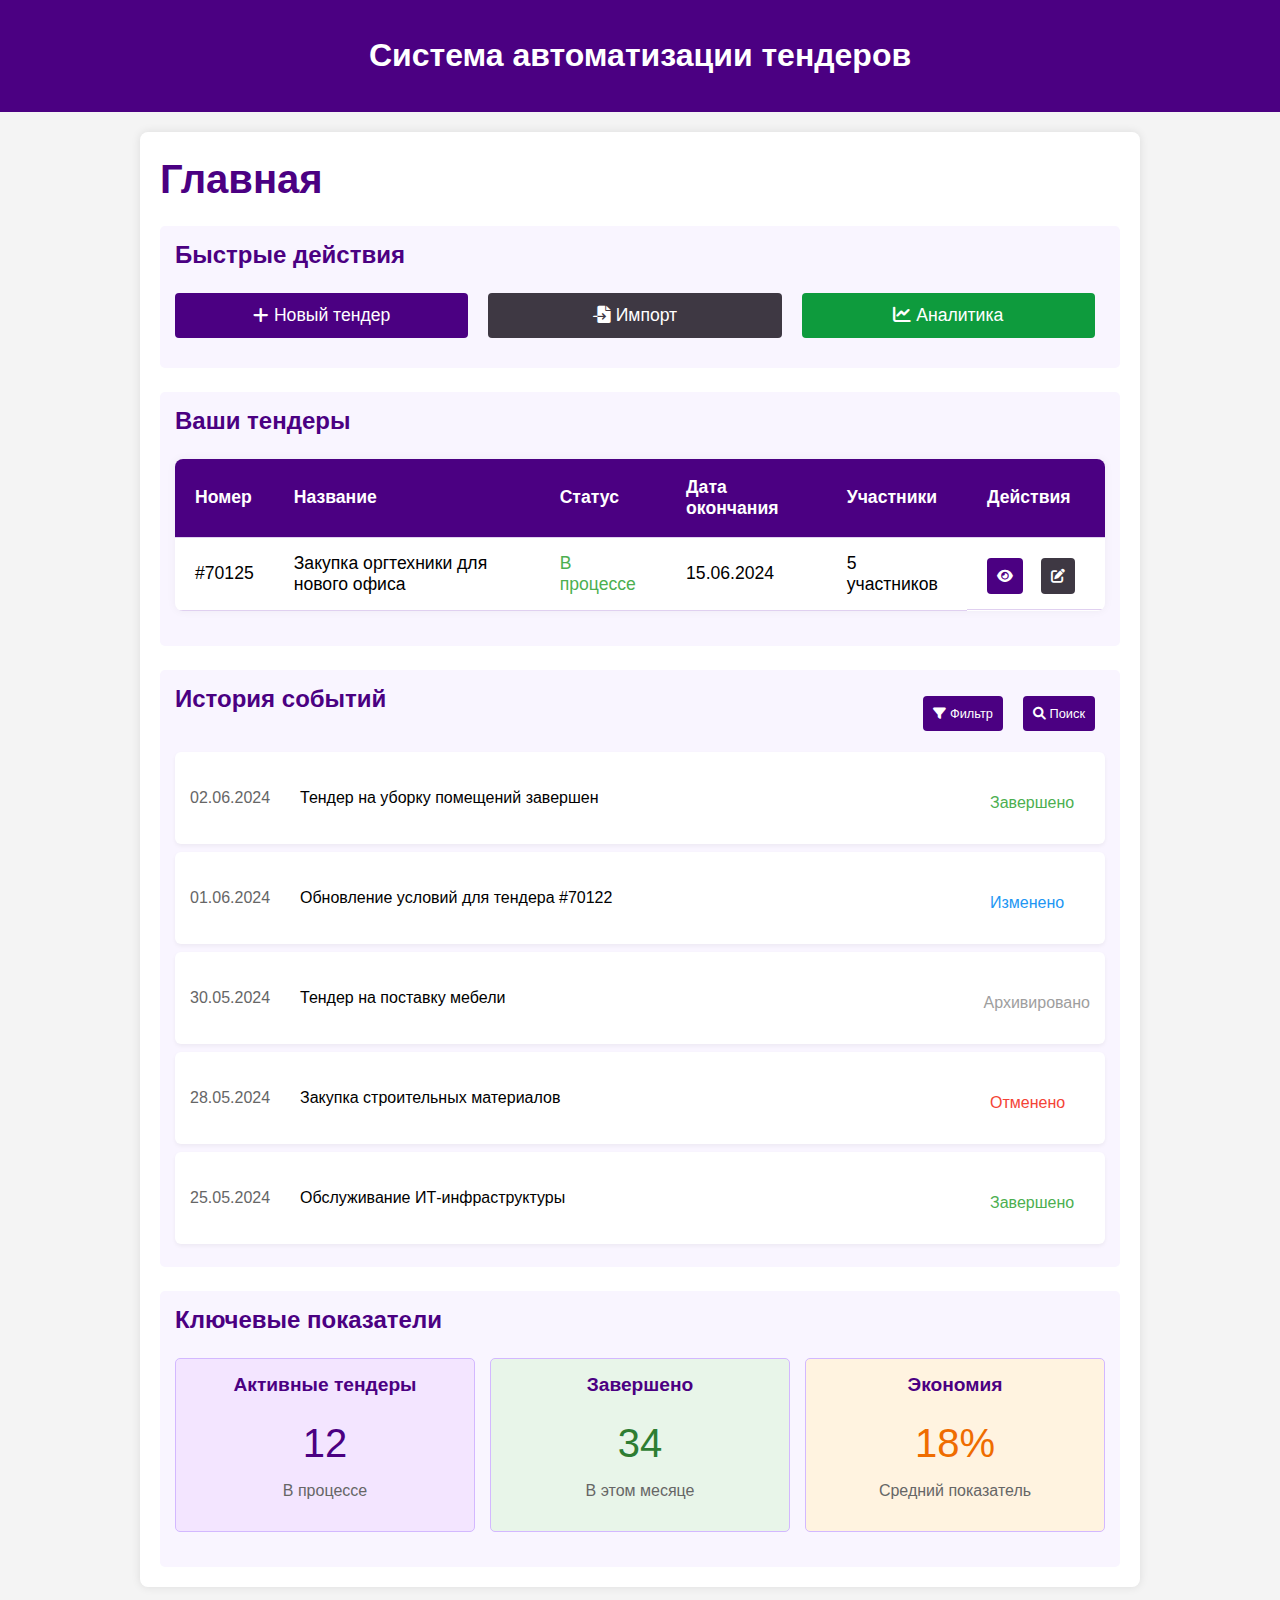
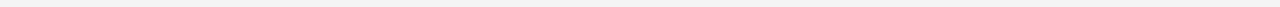
<file: frontend/home.html>
<!DOCTYPE html>
<html lang="ru">

<head>
    <meta charset="UTF-8">
    <meta name="viewport" content="width=device-width, initial-scale=1.0">
    <title>Главная - Система тендеров</title>
    <link rel="stylesheet" href="https://cdnjs.cloudflare.com/ajax/libs/font-awesome/6.0.0-beta3/css/all.min.css">
    <!-- Используем тот же CSS что и на странице создания события -->
    <style>
        body {
            font-family: Arial, sans-serif;
            margin: 0;
            padding: 0;
            background-color: #f4f4f4;
        }

        /* Хедер */
        header {
            background-color: #4b0082;
            color: white;
            padding: 1rem;
            text-align: center;
        }

        /* Основное содержимое */
        .main-content {
            width: 100%;
            max-width: 1000px;
            margin: 0 auto;
            padding: 20px;
        }

        .form-container {
            background: white;
            padding: 20px;
            border-radius: 8px;
            box-shadow: 0 0 10px rgba(0, 0, 0, 0.1);
        }

        h2,
        h3,
        h4 {
            margin-top: 0;
            color: #4b0082;
        }

        h2 {
            font-size: 2.5em;
            margin-top: 5px;
        }

        h3 {
            font-size: 1.5em;
        }

        h4 {
            font-size: 1.2em;
        }

        .event-status {
            display: flex;
            justify-content: space-between;
            align-items: center;
            margin-top: 30px;
            margin-bottom: 20px;
        }

        .form-section {
            margin-top: 1.5rem;
            padding: 15px;
            /* border: 2px solid #e0d0f0; */
            border-radius: 5px;
            background-color: #f9f5ff;
        }

        .form-section1 {
            margin-top: 1.5rem;
            padding: 15px;
            /* border: 2px solid #e0d0f0; */
            border-radius: 5px;
        }

        .form-row {
            display: flex;
            flex-wrap: wrap;
            margin-bottom: 15px;
            gap: 20px;
        }

        .form-group {
            flex: 1;
            min-width: 250px;
            padding: 15px;
            border: 1px solid #d3b8ff;
            border-radius: 5px;
            background-color: #fefcff;
            margin-bottom: 5px;
        }

        .form-group1 {
            flex: 1;
            min-width: 250px;
            padding: 15px;
            border: 1px solid #e3dfe4;
            border-radius: 5px;
            background-color: #fefcff;
            margin-bottom: 5px;
        }



        .budget-currency-group {
            display: flex;
            gap: 20px;
            align-items: flex-end;
            width: 100%;
        }

        .budget-field {
            flex: 2;
        }

        .currency-field {
            flex: 1;
        }

        .role-field {
            flex: 1;
        }

        label {
            display: block;
            margin-bottom: 5px;
            font-weight: bold;
            font-size: medium;
            color: #424242;
        }

        .label-two {
            display: block;
            margin-bottom: 0px;
            font-weight: 100;
        }

        input[type="text"],
        input[type="number"],
        input[type="email"],
        select,
        textarea {
            width: 100%;
            padding: 8px;
            border: 1px solid #ddd;
            border-radius: 4px;
            box-sizing: border-box;
        }

        textarea {
            min-height: 80px;
            resize: vertical;
        }

        .required-field::after {
            content: " *";
            color: red;
        }

        button {
            padding: 8px 16px;
            background-color: #4b0082;
            color: white;
            border: none;
            border-radius: 4px;
            cursor: pointer;
            transition: background-color 0.3s ease;
            margin-right: 10px;
            font-size: 0.9em;
        }

        button:hover {
            background-color: #6a1b9a;
        }

        button.secondary {
            background-color: #3e3843;
        }

        button.tndr-sbmt {
            background-color: #4233c9;
        }

        button.secondary:hover {
            background-color: #5a6268;
        }

        button.large {
            padding: 12px 30px;
            font-size: 1.1em;
        }

        button.small {
            padding: 10px 10px;
            font-size: 0.8em;
            margin-top: 5px;
        }

        button.analyze-btn {
            background-color: #0e9b3d;
        }

        .file-upload {
            margin: 20px 0;
            padding: 30px;
            border: 2px dashed #b388ff;
            border-radius: 8px;
            text-align: center;
            background-color: #f3e5ff;
            transition: all 0.3s ease;
        }

        .file-upload.dragover {
            background-color: #e6ceff;
            border-color: #9c64ff;
        }

        .file-upload.hidden {
            display: none;
        }

        .file-upload-title {
            color: #4b0082;
            font-size: 1.5em;
            margin-bottom: 15px;
            font-weight: bold;
        }

        .file-upload-subtitle {
            color: #42484e;
            font-size: 0.9em;
            margin-bottom: 15px;
        }

        .file-upload label {
            display: inline-block;
            padding: 10px 20px;
            background-color: #4b0082;
            color: white;
            border-radius: 4px;
            cursor: pointer;
            transition: all 0.3s;
        }

        .file-upload label:hover {
            background-color: #6a1b9a;
        }

        .file-name {
            margin-top: 10px;
            font-size: 0.9em;
            color: #6c757d;
        }

        .hidden {
            display: none;
        }

        /* СТАТУС-БАР */
        .status-bar {
            display: flex;
            position: relative;
            margin-top: 40px;
            padding-top: 20px;
        }

        .status-bar::before {
            content: '';
            position: absolute;
            top: 0;
            left: 0;
            right: 0;
            height: 4px;
            background-color: lightgray;
            z-index: 0;
        }

        .status-bar::after {
            content: '';
            position: absolute;
            top: 0;
            left: 0;
            height: 4px;
            background-color: blue;
            z-index: 1;
            transition: width 0.5s ease;
            width: 0%;
        }

        /* Прогресс по шагам (1–4) */
        .status-bar[data-step="1"]::after {
            width: 25%;
        }

        .status-bar[data-step="2"]::after {
            width: 50%;
        }

        .status-bar[data-step="3"]::after {
            width: 75%;
        }

        .status-bar[data-step="4"]::after {
            width: 100%;
        }

        .status-step {
            flex: 1;
            text-align: center;
            position: relative;
            z-index: 2;
            font-weight: normal;
            color: black;
            transition: color 0.3s ease, font-weight 0.3s ease;
        }

        .status-step.active {
            font-weight: bold;
            color: blue;
        }

        /* Новый стиль для радио-кнопок в столбик */
        .radio-group-vertical {
            display: flex;
            flex-direction: column;
            gap: 10px;
            margin-top: 10px;
        }

        .radio-option {
            display: flex;
            align-items: center;
            gap: 5px;
        }

        .event-type-container {
            display: flex;
            gap: 30px;
            margin-top: 15px;
        }

        .event-type-column {
            flex: 1;
        }

        .add-text-btn {
            margin-top: 5px;
            background-color: #6c757d;
            padding: 7px 30px;
            margin-left: 10px;
            font-size: 0.9em;
        }

        .text-actions {
            display: flex;
            gap: 10px;
            margin-top: 10px;
        }

        .text-actions.hidden {
            display: none;
        }

        #participation-text.hidden {
            display: none;
        }

        .team-member-input {
            display: flex;
            gap: 10px;
            margin-bottom: 10px;
            align-items: center;
        }

        .team-member-input input {
            flex: 1;
        }

        .member-action-btn {
            padding: 5px 8px;
            min-width: 30px;
            background-color: #4b0082;
        }

        .analyze-btn-container {
            text-align: center;
            margin: 20px 0;
        }

        .form-actions {
            margin-top: 30px;
        }

        /* Меню навигации */
        .nav-menu-container {
            margin: 20px 0;
            text-align: center;
        }

        .nav-menu {
            list-style: none;
            padding: 0;
            margin: 0;
            display: inline-flex;
            gap: 10px;
            flex-wrap: wrap;
            justify-content: center;
        }

        .nav-menu li {
            padding: 8px 12px;
            border-radius: 4px;
        }

        .nav-menu li a {
            color: #4b0082;
            text-decoration: none;
            display: flex;
            align-items: center;
            gap: 8px;
            font-size: 0.9em;
        }

        .nav-menu li.active {
            background-color: #e0d0f0;
        }

        .nav-menu li:hover {
            background-color: #e0d0f0;
        }

        /* Сообщение об успешном анализе */
        .analysis-success {
            margin: 20px 0;
            padding: 20px;
            border-radius: 8px;
            background-color: #e8f5e9;
            text-align: center;
            border: 1px solid #c8e6c9;
            display: none;
        }

        .analysis-success i {
            color: #4caf50;
            font-size: 2em;
            margin-bottom: 10px;
        }

        .analysis-success h3 {
            color: #2e7d32;
            margin: 10px 0;
        }

        .analysis-success p {
            color: #424242;
            margin: 5px 0;
        }

        .radio-group-horizontal {
            display: flex;
            gap: 70px;
            margin-top: 10px;
        }

        .radio-option-horizontal {
            display: flex;
            align-items: center;
            gap: 5px;
            white-space: nowrap;
        }

        /* Стили для двухколоночных полей в команде */
        .team-member-input {
            display: flex;
            gap: 10px;
            margin-bottom: 10px;
            align-items: center;
        }

        .team-member-input input {
            flex: 1;
            min-width: 188px;
        }

        /* Увеличиваем расстояние между блоками условий */
        .condition-block {
            margin-bottom: 20px;
        }

        /* Добавляем стили для кастомной кнопки загрузки файла */
        .custom-file-input {
            display: inline-block;
            padding: 5px 12px;
            background-color: #4b0082;
            font-size: 0.9em;
            color: white;
            border-radius: 4px;
            cursor: pointer;
            transition: background-color 0.3s;
            margin-bottom: 5px;
            font-weight: 100;
            height: 20px;
            width: 150px;
        }

        .custom-file-input:hover {
            background-color: #6a1b9a;
        }

        #participation-condition {
            display: none;
            /* Скрываем оригинальный инпут */
        }

        /* Стили для подсказок */
        .tooltip-icon {
            color: #4b0082;
            margin-left: 5px;
            cursor: help;
        }

        [data-tooltip] {
            position: relative;
        }

        [data-tooltip]:hover::after {
            content: attr(data-tooltip);
            position: absolute;
            left: 0;
            top: 100%;
            background: #fff;
            border: 1px solid #4b0082;
            padding: 8px 12px;
            border-radius: 4px;
            font-size: 16px !important;
            font-weight: normal;
            color: #4d3c3d;
            z-index: 1000;
            white-space: pre-wrap;
            min-width: 240px;
            text-align: left;
            line-height: 1.3;
            box-shadow: 0 2px 4px rgba(0, 0, 0, 0.1);
        }

        /* Исправленные стили для полей участников */
        .team-member-input input[type="email"] {
            flex: 2;
        }

        .team-member-input select {
            flex: 1;
        }

        [data-tooltip]:hover::after {
            content: attr(data-tooltip);
            top: calc(50% + 20px);
            left: 50%;
            transform: translate(-50%, -50%);
            background: #fff;
            border: 2px solid #4b0082;
            padding: 20px;
            border-radius: 8px;
            z-index: 2147483647;
            /* Максимальный возможный z-index */
            white-space: pre-wrap;
            width: 320px;
            text-align: left;
            line-height: 1.6;
            box-shadow: 0 8px 30px rgba(0, 0, 0, 0.3);
            font-size: 14px;
            pointer-events: none;
            animation: tooltipFade 0.3s ease;
        }

        @keyframes tooltipFade {
            from {
                opacity: 0;
                transform: translate(-50%, -40%);
            }

            to {
                opacity: 1;
                transform: translate(-50%, -50%);
            }
        }


        /* Блок Инструкции  */
        .title-container {
            position: relative;
            display: flex;
            justify-content: space-between;
            align-items: center;
            margin-bottom: 15px;
            padding-right: 20px;
        }

        .instruction-btn {
            background: #ab0630;
            color: white;
            border: none;
            border-radius: 20px;
            padding: 10px 20px;
            cursor: help;
            transition: all 0.3s;
            display: inline-flex;
            align-items: center;
            gap: 10px;
            font-size: 1em;
            white-space: nowrap;
            margin-left: auto;
        }

        .instruction-btn:hover {
            background: #4a0315;
            transform: scale(1.05);
        }

        .instruction-overlay {
            position: absolute;
            top: calc(100% + 10px);
            right: 0;
            z-index: 2147483647;
            display: none;
            min-width: 400px;
        }

        .instruction-content {
            background: white;
            border: 2px solid #ab0630;
            padding: 20px;
            border-radius: 8px;
            box-shadow: 0 4px 15px rgba(0, 0, 0, 0.2);
            position: relative;
            line-height: 30px;
        }

        .instruction-btn:hover+.instruction-overlay,
        .instruction-overlay:hover {
            display: block;
        }

        .instruction-content::before {
            content: '';
            position: absolute;
            bottom: 100%;
            right: 15px;
            border-width: 8px;
            border-style: solid;
            border-color: transparent transparent #4b0082 transparent;
        }

        .comment-sec {
            margin-top: 20px;
        }

        /* Добавляем стили для управления формами */
        .form-tab {
            display: none;
        }

        .form-tab.active {
            display: block;
        }

        .file-upload.small {
            padding: 15px;
            min-height: 80px;
        }

        .file-upload.small .file-upload-title {
            font-size: 1.1em;
        }

        .file-upload.small label.small {
            padding: 8px 15px;
            font-size: 0.9em;
        }

        .file-name.small {
            font-size: 0.8em;
        }

        /* Стили для синхронизации валюты */
        #goods-currency {
            background-color: #f0f0f0;
            cursor: not-allowed;
        }

        .add-section {
            position: relative;
            width: 200px;
        }

        .add-type-btn {
            width: 100%;
            padding: 10px;
            background-color: #4b0082;
            color: white;
            border: none;
            border-radius: 4px;
            cursor: pointer;
            display: flex;
            align-items: center;
            justify-content: center;
            gap: 8px;
        }

        .type-dropdown {
            display: none;
            position: absolute;
            top: 100%;
            left: 0;
            right: 0;
            background: white;
            border: 1px solid #ddd;
            border-radius: 4px;
            box-shadow: 0 2px 4px rgba(0, 0, 0, 0.1);
            z-index: 100;
            margin-top: 5px;
        }

        .type-dropdown.show {
            display: block;
        }

        .type-option {
            padding: 10px;
            cursor: pointer;
            transition: background-color 0.2s;
        }

        .type-option:hover {
            background-color: #f5f5f5;
        }

        .lot-form.hidden {
            display: none;
        }

        /* Стили для файлового инпута */
        .file-upload.small label.small {
            display: inline-block;
            padding: 8px 15px;
            margin: 5px 0;
        }

        /* Добавляем новые стили для товаров и услуг */
        .simple-file-upload {
            display: flex;
            align-items: center;
            gap: 10px;
        }

        .upload-btn {
            display: inline-block;
            padding: 8px 20px;
            background-color: #4b0082;
            color: white;
            border-radius: 4px;
            cursor: pointer;
            transition: background-color 0.3s;
            font-size: 0.9em;
        }

        .add-section {
            position: relative;
            width: 200px;
        }

        .type-dropdown {
            display: none;
            position: absolute;
            top: 100%;
            left: 0;
            right: 0;
            background: white;
            border: 1px solid #ddd;
            border-radius: 4px;
            box-shadow: 0 2px 4px rgba(0, 0, 0, 0.1);
            z-index: 100;
            margin-top: 5px;
        }

        .type-dropdown.show {
            display: block;
        }

        .type-option {
            padding: 10px;
            cursor: pointer;
            transition: background-color 0.2s;
        }

        .lot-form {
            margin: 15px 0;
            padding: 15px;
            border: 2px solid #e0d0f0;
            border-radius: 8px;
            background: #ffffff;
        }



        .error {
            border-color: #ff0000 !important;
            box-shadow: 0 0 3px #ff0000;
        }

        .lot-form.visible {
            display: block;
            animation: fadeIn 0.3s ease;
        }

        @keyframes fadeIn {
            from {
                opacity: 0;
            }

            to {
                opacity: 1;
            }
        }

        .file-upload.small {
            display: none;
        }

        .adding-label {
            background-color: #4b0082;
            color: white;
            padding: 10px;
            border-radius: 4px;
            text-align: center;
            display: none;
        }

        .adding-label.visible {
            display: block;
            animation: fadeIn 0.3s ease;
        }

        .lot-actions {
            margin-top: 20px;
            display: flex;
            gap: 10px;
            justify-content: flex-end;
        }

        .hidden {
            display: none !important;
        }

        .adding-label {
            background-color: #4b0082;
            color: white;
            padding: 10px;
            border-radius: 4px;
            text-align: center;
            display: none;
            margin-bottom: 15px;
        }

        .lot-actions {
            margin-top: 20px;
            display: none;
            gap: 10px;
            justify-content: flex-end;
        }

        .lot-actions.visible {
            display: flex;
        }

        .adding-label.visible {
            display: block;
            animation: fadeIn 0.3s ease;
        }

        @keyframes fadeIn {
            from {
                opacity: 0;
            }

            to {
                opacity: 1;
            }
        }

        .adding-title {
            background-color: #4b0082;
            color: white !important;
            padding: 12px 232%;
            /* Вертикальные отступы */
            width: 100%;
            /* Занимает всю ширину */
            text-align: center;
            /* Центрирование текста */
            border-radius: 4px;
            font-size: 1.1em;
            margin: 0 0 15px 0;
            /* Отступ снизу */
            display: none;
            transition: all 0.3s ease;
            box-sizing: border-box;
            /* Учитываем padding в ширине */
        }

        /* Для иконки внутри заголовка */
        .adding-title i {
            margin-right: 10px;
            font-size: 1.2em;
        }

        .add-type-btn.hidden {
            display: none;
        }

        .type-dropdown {
            display: none;
            position: absolute;
            /* остальные стили... */
        }

        .type-dropdown.show {
            display: block;
        }

        .participant-block {
            border: 2px solid #e0d0f0;
            border-radius: 5px;
            padding: 15px;
            margin-bottom: 20px;
            background: #f9f5ff;
        }

        .participant-block h4 {
            color: #4b0082;
            margin-top: 0;
            margin-bottom: 15px;
        }

        .add-participant-btn {
            margin-top: 10px;
            width: 100%;
        }

        select {
            appearance: none;
            -webkit-appearance: none;
            background: url("data:image/svg+xml;charset=UTF-8,%3csvg xmlns='http://www.w3.org/2000/svg' viewBox='0 0 24 24' fill='%234b0082'%3e%3cpath d='M7 10l5 5 5-5z'/%3e%3c/svg%3e") no-repeat right 0.75rem center/12px 12px;
            padding-right: 2rem;
        }

        select:invalid {
            color: #6c757d;
        }

        /* Стили для таблицы участников */
        .participants-table {
            width: 100%;
            border-collapse: collapse;
            margin: 20px 0;
            background: white;
            border-radius: 8px;
            overflow: hidden;
            box-shadow: 0 0 10px rgba(0, 0, 0, 0.05);
        }

        .participants-table th,
        .participants-table td {
            padding: 12px 15px;
            text-align: left;
            border-bottom: 1px solid #e0d0f0;
        }

        .participants-table th {
            background-color: #4b0082;
            color: white;
            font-weight: bold;
        }

        .participants-table tr:hover {
            background-color: #f9f5ff;
        }

        .action-buttons {
            display: flex;
            gap: 8px;
        }

        /* Стили для модального окна */
        .modal-overlay {
            position: fixed;
            top: 0;
            left: 0;
            right: 0;
            bottom: 0;
            background: rgba(0, 0, 0, 0.5);
            display: none;
            justify-content: center;
            align-items: center;
            z-index: 1000;
        }

        .modal-content {
            background: white;
            padding: 30px;
            border-radius: 8px;
            width: 500px;
            position: relative;
        }

        .modal-close {
            position: absolute;
            top: 15px;
            right: 15px;
            cursor: pointer;
            font-size: 1.5em;
            color: #4b0082;
        }

        .modal-form-group {
            margin-bottom: 15px;
        }

        .modal-form-group label {
            display: block;
            margin-bottom: 5px;
            color: #4b0082;
            font-weight: bold;
        }

        .modal-form-group input,
        .modal-form-group select {
            width: 100%;
            padding: 8px;
            border: 1px solid #ddd;
            border-radius: 4px;
        }

        .required-star {
            color: red;
            margin-left: 3px;
        }

        /* ЛОТЫ */

        .lot-header {
            background-color: #4b0082;
            /* Темно-фиолетовый */
            color: white;
            padding: 12px 20px;
            border-radius: 6px 6px 0 0;
            margin: -20px -20px 20px -20px;
            font-weight: bold;
        }

        .lot-number {
            font-size: 1.1em;
            letter-spacing: 0.5px;
        }


        /* СРОКИ */

        .start-select {
            width: 100%;
            padding: 8px;
            border: 2px solid #4b0082;
            border-radius: 4px;
        }

        #custom-date-fields {
            background: #f8f5ff;
            padding: 10px;
            border-radius: 4px;
        }

        #custom-date-fields .form-row {
            margin: 0;
        }


        .timeline-container {
            padding: 20px 0;
        }

        .timeline {
            display: flex;
            align-items: center;
            justify-content: space-between;
            position: relative;
            height: 80px;
        }

        .timeline-line {
            position: absolute;
            left: 0;
            right: 0;
            height: 4px;
            background: #450e69;
            z-index: 1;
        }

        .timeline-item {
            position: relative;
            z-index: 2;
            display: flex;
            flex-direction: column;
            align-items: center;
        }

        .timeline-dot {
            width: 20px;
            height: 20px;
            border-radius: 50%;
            background: #4b0082;
            border: 3px solid white;
            box-shadow: 0 2px 4px rgba(0, 0, 0, 0.2);
        }

        .timeline-label {
            margin-top: 10px;
            text-align: center;
            font-size: 14px;
            color: #666;
        }

        .timeline-label span:first-child {
            display: block;
            font-weight: bold;
            color: #4b0082;
            font-size: large;
            margin-top: 10px;
        }

        #start-date-label,
        #end-date-label {
            font-size: 12px;
            color: #888;
            font-size: medium;
            margin-top: 30px;
        }

        .timeline-item.submission {
            position: absolute;
            left: 50%;
            transform: translateX(-50%);
        }

        .lot-header {
            display: flex;
            justify-content: space-between;
            align-items: center;
            padding: 12px 20px;
        }

        .delete-lot-btn {
            padding: 5px 10px;
            font-size: 0.8em;
            background-color: #b5043f !important;
        }

        .delete-lot-btn:hover {
            background-color: #7a0229 !important;
        }

        /* Стили для подтверждения загрузки */
        .upload-success-message {
            display: flex;
            align-items: center;
            gap: 12px;
            background: #e8f5e9;
            border: 2px solid #4caf50;
            border-radius: 8px;
            padding: 12px 20px;
            margin-top: 10px;
            animation: slideIn 0.3s ease;
        }

        .upload-success-message i {
            color: #4caf50;
            font-size: 1.5em;
        }

        .upload-details {
            display: flex;
            flex-direction: column;
        }

        .file-name-text {
            font-weight: 500;
            color: #2e7d32;
            font-size: 0.95em;
        }

        .file-status {
            color: #666;
            font-size: 0.85em;
            margin-top: 3px;
        }

        @keyframes slideIn {
            from {
                opacity: 0;
                transform: translateY(-10px);
            }

            to {
                opacity: 1;
                transform: translateY(0);
            }
        }

        .hidden {
            display: none !important;
        }


        /* Стили для модального окна подтверждения */
        .invitation-textarea {
            width: 100%;
            padding: 15px;
            border: 2px solid #e0d0f0;
            border-radius: 6px;
            font-family: Arial, sans-serif;
            line-height: 1.5;
            margin: 10px 0;
            min-height: 200px;
            resize: vertical;
            background: #fff;
        }

        .invitation-textarea:focus {
            outline: none;
            border-color: #4b0082;
            box-shadow: 0 0 5px rgba(75, 0, 130, 0.3);
        }

        .modal-content h3 {
            border-bottom: 2px solid #4b0082;
            padding-bottom: 10px;
            margin-bottom: 20px;
        }
        /* Стили для крупной таблицы тендеров */
    .large-table {
        font-size: 1.1em;
    }
    .large-table th {
        padding: 18px 20px;
    }
    .large-table td {
        padding: 15px 20px;
    }
    .large-table tr:hover {
        transform: scale(1.005);
        box-shadow: 0 2px 8px rgba(0,0,0,0.1);
    }

    /* Стили для списка событий */
    .event-list {
        list-style: none;
        padding: 0;
        margin: 0;
    }
    .event-item {
        padding: 12px 15px;
        margin: 8px 0;
        background: white;
        border-radius: 6px;
        box-shadow: 0 2px 4px rgba(0,0,0,0.05);
        display: flex;
        justify-content: space-between;
        align-items: center;
        transition: all 0.2s ease;
    }
    .event-item:hover {
        transform: translateX(5px);
        box-shadow: 0 3px 8px rgba(0,0,0,0.1);
    }
    .event-date {
        color: #666;
        min-width: 90px;
    }
    .event-title {
        flex-grow: 1;
        margin: 0 20px;
    }
    .event-status {
        min-width: 100px;
        text-align: right;
    }
    .events-header {
        display: flex;
        justify-content: space-between;
        align-items: center;
        margin-bottom: 15px;
    }
    .event-actions {
        display: flex;
        gap: 10px;
    }
    .event-search-input {
        width: 200px;
        padding: 8px 12px;
        border: 1px solid #d3b8ff;
        border-radius: 20px;
        transition: all 0.3s ease;
    }
    .event-search-input:focus {
        outline: none;
        border-color: #4b0082;
        box-shadow: 0 0 5px rgba(75, 0, 130, 0.2);
    }
    </style>
</head>

<body>
    <header>
        <h1>Система автоматизации тендеров</h1>
    </header>

    <div class="main-content">
        <section class="form-container">
            <div class="title-container">
                <h2 style="margin-bottom: 0px;">Главная</h2>
            </div>
            <!-- Быстрые действия -->
            <div class="form-section">
                <h3>Быстрые действия</h3>
                <div class="form-row" style="gap: 10px; margin-top: 20px;">
                    <button class="large" style="flex: 1;" onclick="location.href='index.html'">
                        <i class="fas fa-plus"></i> Новый тендер
                    </button>
                    <button class="large secondary" style="flex: 1;">
                        <i class="fas fa-file-import"></i> Импорт
                    </button>
                    <button class="large analyze-btn" style="flex: 1;">
                        <i class="fas fa-chart-line"></i> Аналитика
                    </button>
                </div>
            </div>
            <!-- Активные тендеры -->
            <div class="form-section">
                <h3>Ваши тендеры</h3>
                <table class="participants-table large-table">
                    <thead>
                        <tr>
                            <th>Номер</th>
                            <th>Название</th>
                            <th>Статус</th>
                            <th>Дата окончания</th>
                            <th>Участники</th>
                            <th>Действия</th>
                        </tr>
                    </thead>
                    <tbody>
                        <tr>
                            <td>#70125</td>
                            <td>Закупка оргтехники для нового офиса</td>
                            <td><span style="color: #4caf50;">В процессе</span></td>
                            <td>15.06.2024</td>
                            <td>5 участников</td>
                            <td class="action-buttons">
                                <button class="small"><i class="fas fa-eye"></i></button>
                                <button class="small secondary"><i class="fas fa-edit"></i></button>
                            </td>
                        </tr>
                        <!-- Добавить еще строки по аналогии -->
                    </tbody>
                </table>
            </div>
            

            <!-- Последние события -->
            <div class="form-section">
                <div class="events-header">
                    <h3>История событий</h3>
                    <div class="event-actions">
                        
                        <button class="small">
                            <i class="fas fa-filter"></i> Фильтр
                        </button>
                        <button class="small">
                            <i class="fas fa-search"></i> Поиск
                        </button>
                    </div>
                </div>
                
                <ul class="event-list" id="event-history">
                    <!-- События будут добавляться через JS -->
                </ul>
            </div>
             <!-- Статистика -->
             <div class="form-section">
                <h3>Ключевые показатели</h3>
                <div class="form-row" style="gap: 15px;">
                    <div class="form-group" style="text-align: center; background: #f3e5ff;">
                        <h4>Активные тендеры</h4>
                        <div style="font-size: 2.5em; color: #4b0082;">12</div>
                        <p style="color: #666;">В процессе</p>
                    </div>
                    <div class="form-group" style="text-align: center; background: #e8f5e9;">
                        <h4>Завершено</h4>
                        <div style="font-size: 2.5em; color: #2e7d32;">34</div>
                        <p style="color: #666;">В этом месяце</p>
                    </div>
                    <div class="form-group" style="text-align: center; background: #fff3e0;">
                        <h4>Экономия</h4>
                        <div style="font-size: 2.5em; color: #ef6c00;">18%</div>
                        <p style="color: #666;">Средний показатель</p>
                    </div>
                </div>
            </div>
        </section>
    </div>

    <script>
        const historicalEvents = [
            {
                date: "02.06.2024",
                title: "Тендер на уборку помещений завершен",
                status: "Завершено",
                statusColor: "#4caf50"
            },
            {
                date: "01.06.2024",
                title: "Обновление условий для тендера #70122",
                status: "Изменено",
                statusColor: "#2196f3"
            },
            {
                date: "30.05.2024",
                title: "Тендер на поставку мебели",
                status: "Архивировано",
                statusColor: "#9e9e9e"
            },
            {
                date: "28.05.2024",
                title: "Закупка строительных материалов",
                status: "Отменено",
                statusColor: "#f44336"
            },
            {
                date: "25.05.2024",
                title: "Обслуживание ИТ-инфраструктуры",
                status: "Завершено",
                statusColor: "#4caf50"
            }
        ];
        
        function renderEvents() {
            const container = document.getElementById('event-history');
            container.innerHTML = historicalEvents.map(event => `
                <li class="event-item">
                    <div class="event-date">${event.date}</div>
                    <div class="event-title">${event.title}</div>
                    <div class="event-status" style="color: ${event.statusColor}">
                        ${event.status}
                    </div>
                </li>
            `).join('');
        }
        
        document.addEventListener('DOMContentLoaded', renderEvents);
        </script>
</body>
</html>
</file>
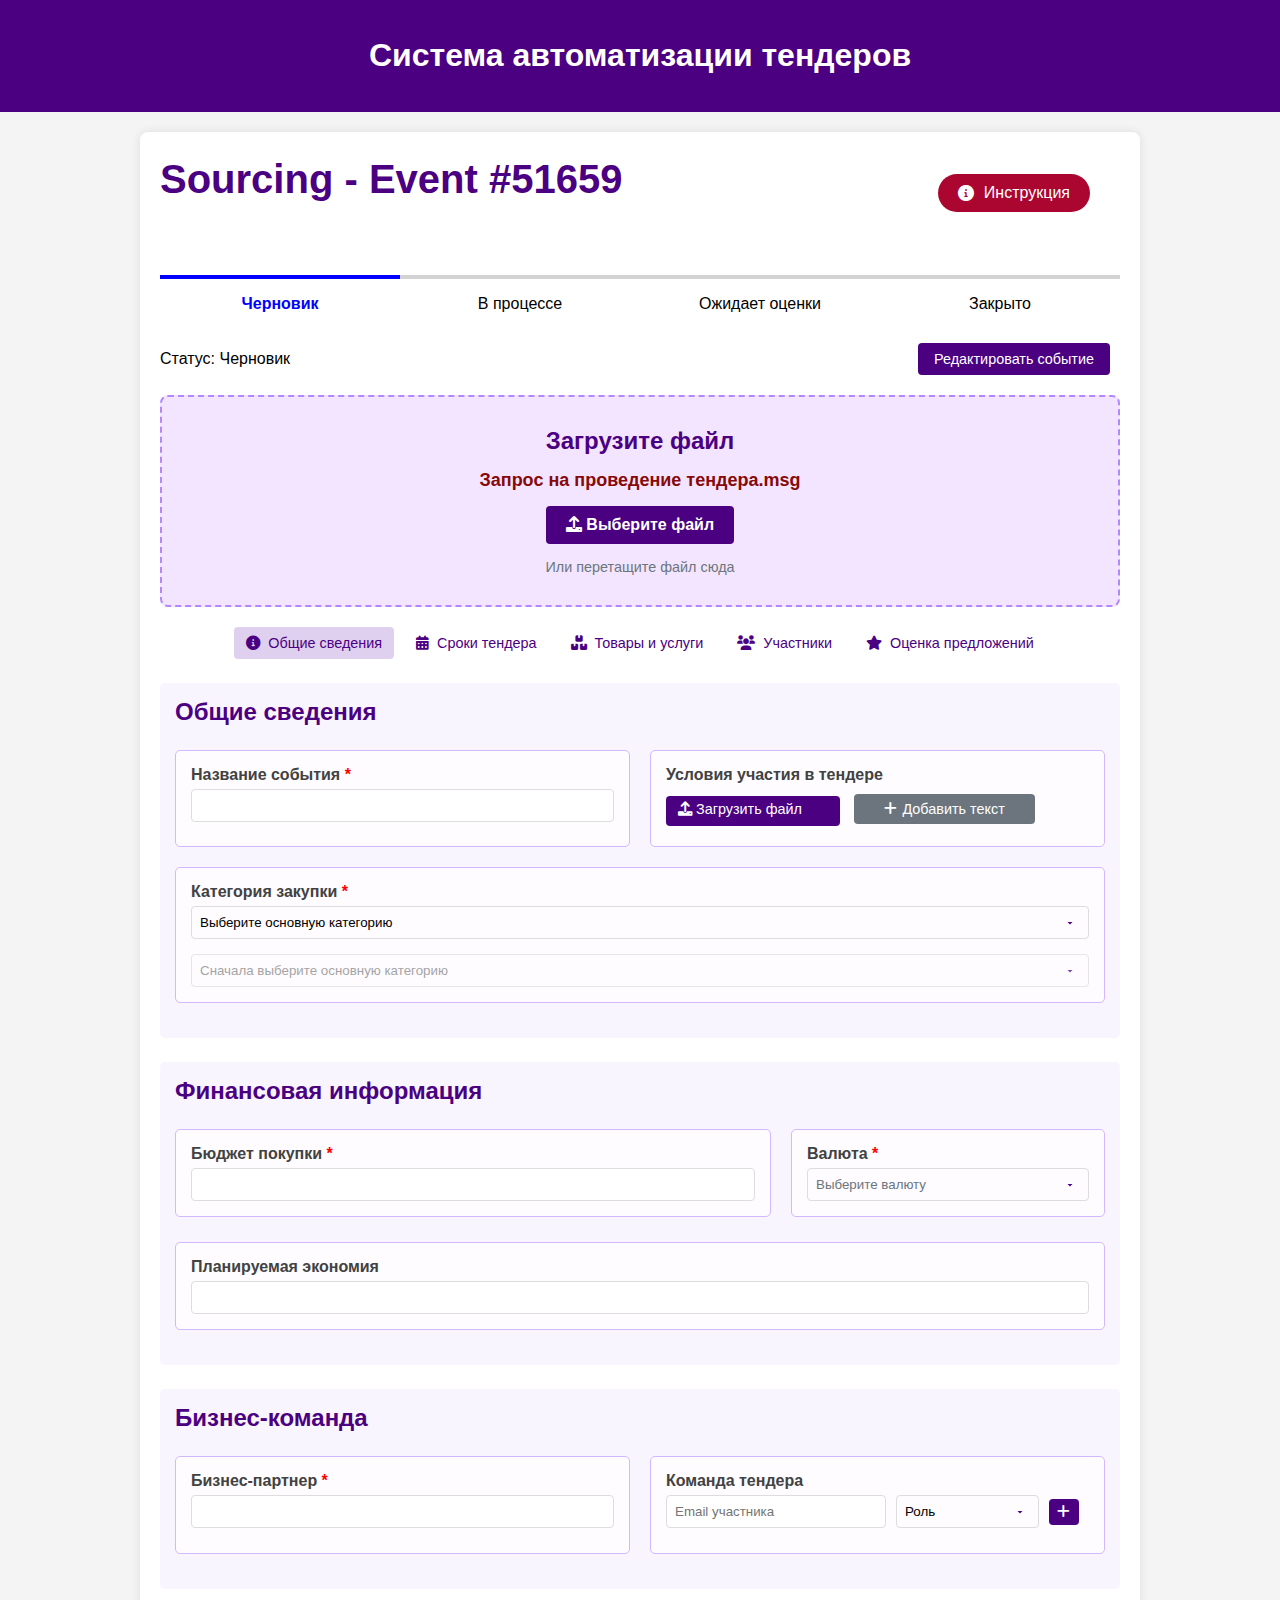
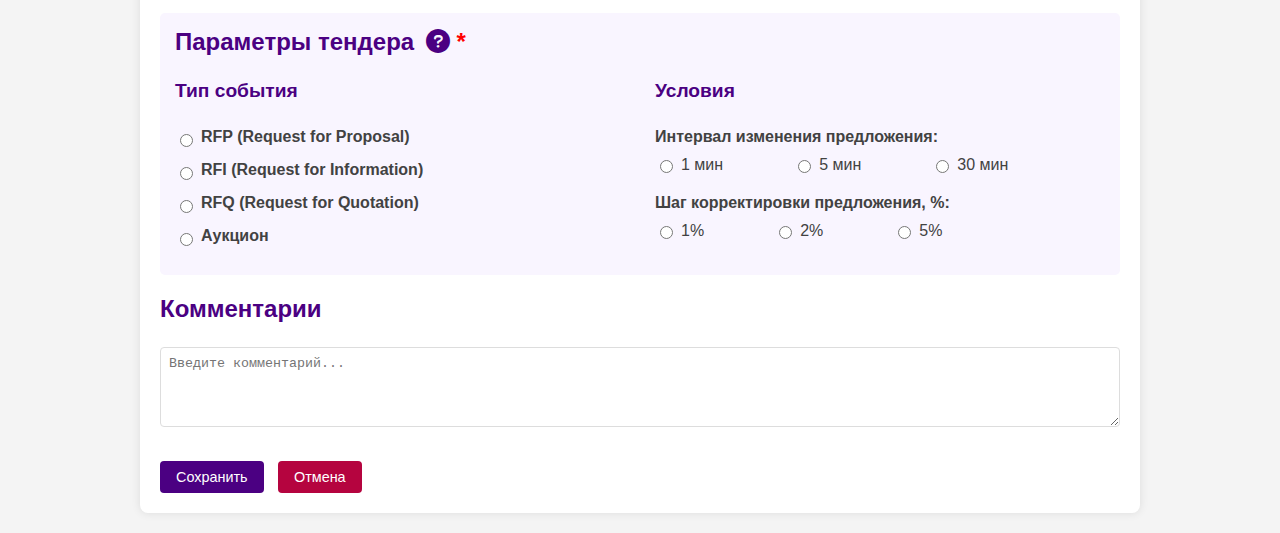
<file: frontend/index2.html>
<!DOCTYPE html>
<html lang="ru">

<head>
    <meta charset="UTF-8">
    <meta name="viewport" content="width=device-width, initial-scale=1.0">
    <title>Sourcing - Event</title>
    <link rel="stylesheet" href="https://cdnjs.cloudflare.com/ajax/libs/font-awesome/6.0.0-beta3/css/all.min.css">
    <link rel="icon" href="/static/favicon.ico" type="image/x-icon">
    <style>
        body {
            font-family: Arial, sans-serif;
            margin: 0;
            padding: 0;
            background-color: #f4f4f4;
        }

        /* Хедер */
        header {
            background-color: #4b0082;
            color: white;
            padding: 1rem;
            text-align: center;
        }

        /* Основное содержимое */
        .main-content {
            width: 100%;
            max-width: 1000px;
            margin: 0 auto;
            padding: 20px;
        }

        .form-container {
            background: white;
            padding: 20px;
            border-radius: 8px;
            box-shadow: 0 0 10px rgba(0, 0, 0, 0.1);
        }

        h2,
        h3,
        h4 {
            margin-top: 0;
            color: #4b0082;
        }

        h2 {
            font-size: 2.5em;
            margin-top: 5px;
        }

        h3 {
            font-size: 1.5em;
        }

        h4 {
            font-size: 1.2em;
        }

        .event-status {
            display: flex;
            justify-content: space-between;
            align-items: center;
            margin-top: 30px;
            margin-bottom: 20px;
        }

        .form-section {
            margin-top: 1.5rem;
            padding: 15px;
            /* border: 2px solid #e0d0f0; */
            border-radius: 5px;
            background-color: #f9f5ff;
        }

        .form-section1 {
            margin-top: 1.5rem;
            padding: 15px;
            /* border: 2px solid #e0d0f0; */
            border-radius: 5px;
        }

        .form-row {
            display: flex;
            flex-wrap: wrap;
            margin-bottom: 15px;
            gap: 20px;
        }

        .form-group {
            flex: 1;
            min-width: 250px;
            padding: 15px;
            border: 1px solid #d3b8ff;
            border-radius: 5px;
            background-color: #fefcff;
            margin-bottom: 5px;
        }

        .form-group1 {
            flex: 1;
            min-width: 250px;
            padding: 15px;
            border: 1px solid #e3dfe4;
            border-radius: 5px;
            background-color: #fefcff;
            margin-bottom: 5px;
        }



        .budget-currency-group {
            display: flex;
            gap: 20px;
            align-items: flex-end;
            width: 100%;
        }

        .budget-field {
            flex: 2;
        }

        .currency-field {
            flex: 1;
        }

        .role-field {
            flex: 1;
        }

        label {
            display: block;
            margin-bottom: 5px;
            font-weight: bold;
            font-size: medium;
            color: #424242;
        }

        .label-two {
            display: block;
            margin-bottom: 0px;
            font-weight: 100;
        }

        input[type="text"],
        input[type="number"],
        input[type="email"],
        select,
        textarea {
            width: 100%;
            padding: 8px;
            border: 1px solid #ddd;
            border-radius: 4px;
            box-sizing: border-box;
        }

        textarea {
            min-height: 80px;
            resize: vertical;
        }

        .required-field::after {
            content: " *";
            color: red;
        }

        button {
            padding: 8px 16px;
            background-color: #4b0082;
            color: white;
            border: none;
            border-radius: 4px;
            cursor: pointer;
            transition: background-color 0.3s ease;
            margin-right: 10px;
            font-size: 0.9em;
        }

        button:hover {
            background-color: #6a1b9a;
        }

        button.secondary {
            background-color: #b5043f;
        }

        button.tndr-sbmt {
            background-color: #4233c9;
        }

        button.secondary:hover {
            background-color: #5a6268;
        }

        button.large {
            padding: 12px 30px;
            font-size: 1.1em;
        }

        button.small {
            padding: 5px 10px;
            font-size: 0.8em;
            margin-top: 5px;
        }

        button.analyze-btn {
            background-color: #0e9b3d;
        }

        .file-upload {
            margin: 20px 0;
            padding: 30px;
            border: 2px dashed #b388ff;
            border-radius: 8px;
            text-align: center;
            background-color: #f3e5ff;
            transition: all 0.3s ease;
        }

        .file-upload.dragover {
            background-color: #e6ceff;
            border-color: #9c64ff;
        }

        .file-upload.hidden {
            display: none;
        }

        .file-upload-title {
            color: #4b0082;
            font-size: 1.5em;
            margin-bottom: 15px;
            font-weight: bold;
        }

        .file-upload-subtitle {
            color: #42484e;
            font-size: 0.9em;
            margin-bottom: 15px;
        }

        .file-upload label {
            display: inline-block;
            padding: 10px 20px;
            background-color: #4b0082;
            color: white;
            border-radius: 4px;
            cursor: pointer;
            transition: all 0.3s;
        }

        .file-upload label:hover {
            background-color: #6a1b9a;
        }

        .file-name {
            margin-top: 10px;
            font-size: 0.9em;
            color: #6c757d;
        }

        .hidden {
            display: none;
        }

        /* СТАТУС-БАР */
        .status-bar {
            display: flex;
            position: relative;
            margin-top: 40px;
            padding-top: 20px;
        }

        .status-bar::before {
            content: '';
            position: absolute;
            top: 0;
            left: 0;
            right: 0;
            height: 4px;
            background-color: lightgray;
            z-index: 0;
        }

        .status-bar::after {
            content: '';
            position: absolute;
            top: 0;
            left: 0;
            height: 4px;
            background-color: blue;
            z-index: 1;
            transition: width 0.5s ease;
            width: 0%;
        }

        /* Прогресс по шагам (1–4) */
        .status-bar[data-step="1"]::after {
            width: 25%;
        }

        .status-bar[data-step="2"]::after {
            width: 50%;
        }

        .status-bar[data-step="3"]::after {
            width: 75%;
        }

        .status-bar[data-step="4"]::after {
            width: 100%;
        }

        .status-step {
            flex: 1;
            text-align: center;
            position: relative;
            z-index: 2;
            font-weight: normal;
            color: black;
            transition: color 0.3s ease, font-weight 0.3s ease;
        }

        .status-step.active {
            font-weight: bold;
            color: blue;
        }

        /* Новый стиль для радио-кнопок в столбик */
        .radio-group-vertical {
            display: flex;
            flex-direction: column;
            gap: 10px;
            margin-top: 10px;
        }

        .radio-option {
            display: flex;
            align-items: center;
            gap: 5px;
        }

        .event-type-container {
            display: flex;
            gap: 30px;
            margin-top: 15px;
        }

        .event-type-column {
            flex: 1;
        }

        .add-text-btn {
            margin-top: 5px;
            background-color: #6c757d;
            padding: 7px 30px;
            margin-left: 10px;
            font-size: 0.9em;
        }

        .text-actions {
            display: flex;
            gap: 10px;
            margin-top: 10px;
        }

        .text-actions.hidden {
            display: none;
        }

        #participation-text.hidden {
            display: none;
        }

        .team-member-input {
            display: flex;
            gap: 10px;
            margin-bottom: 10px;
            align-items: center;
        }

        .team-member-input input {
            flex: 1;
        }

        .member-action-btn {
            padding: 5px 8px;
            min-width: 30px;
            background-color: #4b0082;
        }

        .analyze-btn-container {
            text-align: center;
            margin: 20px 0;
        }

        .form-actions {
            margin-top: 30px;
        }

        /* Меню навигации */
        .nav-menu-container {
            margin: 20px 0;
            text-align: center;
        }

        .nav-menu {
            list-style: none;
            padding: 0;
            margin: 0;
            display: inline-flex;
            gap: 10px;
            flex-wrap: wrap;
            justify-content: center;
        }

        .nav-menu li {
            padding: 8px 12px;
            border-radius: 4px;
        }

        .nav-menu li a {
            color: #4b0082;
            text-decoration: none;
            display: flex;
            align-items: center;
            gap: 8px;
            font-size: 0.9em;
        }

        .nav-menu li.active {
            background-color: #e0d0f0;
        }

        .nav-menu li:hover {
            background-color: #e0d0f0;
        }

        /* Сообщение об успешном анализе */
        .analysis-success {
            margin: 20px 0;
            padding: 20px;
            border-radius: 8px;
            background-color: #e8f5e9;
            text-align: center;
            border: 1px solid #c8e6c9;
            display: none;
        }

        .analysis-success i {
            color: #4caf50;
            font-size: 2em;
            margin-bottom: 10px;
        }

        .analysis-success h3 {
            color: #2e7d32;
            margin: 10px 0;
        }

        .analysis-success p {
            color: #424242;
            margin: 5px 0;
        }

        .radio-group-horizontal {
            display: flex;
            gap: 70px;
            margin-top: 10px;
        }

        .radio-option-horizontal {
            display: flex;
            align-items: center;
            gap: 5px;
            white-space: nowrap;
        }

        /* Стили для двухколоночных полей в команде */
        .team-member-input {
            display: flex;
            gap: 10px;
            margin-bottom: 10px;
            align-items: center;
        }

        .team-member-input input {
            flex: 1;
            min-width: 188px;
        }

        /* Увеличиваем расстояние между блоками условий */
        .condition-block {
            margin-bottom: 20px;
        }

        /* Добавляем стили для кастомной кнопки загрузки файла */
        .custom-file-input {
            display: inline-block;
            padding: 5px 12px;
            background-color: #4b0082;
            font-size: 0.9em;
            color: white;
            border-radius: 4px;
            cursor: pointer;
            transition: background-color 0.3s;
            margin-bottom: 5px;
            font-weight: 100;
            height: 20px;
            width: 150px;
        }

        .custom-file-input:hover {
            background-color: #6a1b9a;
        }

        #participation-condition {
            display: none;
            /* Скрываем оригинальный инпут */
        }

        /* Стили для подсказок */
        .tooltip-icon {
            color: #4b0082;
            margin-left: 5px;
            cursor: help;
        }

        [data-tooltip] {
            position: relative;
        }

        [data-tooltip]:hover::after {
            content: attr(data-tooltip);
            position: absolute;
            left: 0;
            top: 100%;
            background: #fff;
            border: 1px solid #4b0082;
            padding: 8px 12px;
            border-radius: 4px;
            font-size: 16px !important;
            font-weight: normal;
            color: #4d3c3d;
            z-index: 1000;
            white-space: pre-wrap;
            min-width: 240px;
            text-align: left;
            line-height: 1.3;
            box-shadow: 0 2px 4px rgba(0, 0, 0, 0.1);
        }

        /* Исправленные стили для полей участников */
        .team-member-input input[type="email"] {
            flex: 2;
        }

        .team-member-input select {
            flex: 1;
        }

        [data-tooltip]:hover::after {
            content: attr(data-tooltip);
            top: calc(50% + 20px);
            left: 50%;
            transform: translate(-50%, -50%);
            background: #fff;
            border: 2px solid #4b0082;
            padding: 20px;
            border-radius: 8px;
            z-index: 2147483647;
            /* Максимальный возможный z-index */
            white-space: pre-wrap;
            width: 320px;
            text-align: left;
            line-height: 1.6;
            box-shadow: 0 8px 30px rgba(0, 0, 0, 0.3);
            font-size: 14px;
            pointer-events: none;
            animation: tooltipFade 0.3s ease;
        }

        @keyframes tooltipFade {
            from {
                opacity: 0;
                transform: translate(-50%, -40%);
            }

            to {
                opacity: 1;
                transform: translate(-50%, -50%);
            }
        }


        /* Блок Инструкции  */
        .title-container {
            position: relative;
            display: flex;
            justify-content: space-between;
            align-items: center;
            margin-bottom: 15px;
            padding-right: 20px;
        }

        .instruction-btn {
            background: #ab0630;
            color: white;
            border: none;
            border-radius: 20px;
            padding: 10px 20px;
            cursor: help;
            transition: all 0.3s;
            display: inline-flex;
            align-items: center;
            gap: 10px;
            font-size: 1em;
            white-space: nowrap;
            margin-left: auto;
        }

        .instruction-btn:hover {
            background: #4a0315;
            transform: scale(1.05);
        }

        .instruction-overlay {
            position: absolute;
            top: calc(100% + 10px);
            right: 0;
            z-index: 2147483647;
            display: none;
            min-width: 400px;
        }

        .instruction-content {
            background: white;
            border: 2px solid #ab0630;
            padding: 20px;
            border-radius: 8px;
            box-shadow: 0 4px 15px rgba(0, 0, 0, 0.2);
            position: relative;
            line-height: 30px;
        }

        .instruction-btn:hover+.instruction-overlay,
        .instruction-overlay:hover {
            display: block;
        }

        .instruction-content::before {
            content: '';
            position: absolute;
            bottom: 100%;
            right: 15px;
            border-width: 8px;
            border-style: solid;
            border-color: transparent transparent #4b0082 transparent;
        }

        .comment-sec {
            margin-top: 20px;
        }

        /* Добавляем стили для управления формами */
        .form-tab {
            display: none;
        }

        .form-tab.active {
            display: block;
        }

        .file-upload.small {
            padding: 15px;
            min-height: 80px;
        }

        .file-upload.small .file-upload-title {
            font-size: 1.1em;
        }

        .file-upload.small label.small {
            padding: 8px 15px;
            font-size: 0.9em;
        }

        .file-name.small {
            font-size: 0.8em;
        }

        /* Стили для синхронизации валюты */
        #goods-currency {
            background-color: #f0f0f0;
            cursor: not-allowed;
        }

        .add-section {
            position: relative;
            width: 200px;
        }

        .add-type-btn {
            width: 100%;
            padding: 10px;
            background-color: #4b0082;
            color: white;
            border: none;
            border-radius: 4px;
            cursor: pointer;
            display: flex;
            align-items: center;
            justify-content: center;
            gap: 8px;
        }

        .type-dropdown {
            display: none;
            position: absolute;
            top: 100%;
            left: 0;
            right: 0;
            background: white;
            border: 1px solid #ddd;
            border-radius: 4px;
            box-shadow: 0 2px 4px rgba(0, 0, 0, 0.1);
            z-index: 100;
            margin-top: 5px;
        }

        .type-dropdown.show {
            display: block;
        }

        .type-option {
            padding: 10px;
            cursor: pointer;
            transition: background-color 0.2s;
        }

        .type-option:hover {
            background-color: #f5f5f5;
        }

        .lot-form.hidden {
            display: none;
        }

        /* Стили для файлового инпута */
        .file-upload.small label.small {
            display: inline-block;
            padding: 8px 15px;
            margin: 5px 0;
        }

        /* Добавляем новые стили для товаров и услуг */
        .simple-file-upload {
            display: flex;
            align-items: center;
            gap: 10px;
        }

        .upload-btn {
            display: inline-block;
            padding: 8px 20px;
            background-color: #4b0082;
            color: white;
            border-radius: 4px;
            cursor: pointer;
            transition: background-color 0.3s;
            font-size: 0.9em;
        }

        .add-section {
            position: relative;
            width: 200px;
        }

        .type-dropdown {
            display: none;
            position: absolute;
            top: 100%;
            left: 0;
            right: 0;
            background: white;
            border: 1px solid #ddd;
            border-radius: 4px;
            box-shadow: 0 2px 4px rgba(0, 0, 0, 0.1);
            z-index: 100;
            margin-top: 5px;
        }

        .type-dropdown.show {
            display: block;
        }

        .type-option {
            padding: 10px;
            cursor: pointer;
            transition: background-color 0.2s;
        }

        .lot-form {

            margin: 15px 0;
            padding: 15px;
            border: 2px solid #e0d0f0;
            border-radius: 8px;
            background: #ffffff;
        }



        .error {
            border-color: #ff0000 !important;
            box-shadow: 0 0 3px #ff0000;
        }

        .lot-form.visible {
            display: block;
            animation: fadeIn 0.3s ease;
        }

        @keyframes fadeIn {
            from {
                opacity: 0;
            }

            to {
                opacity: 1;
            }
        }

        .file-upload.small {
            display: none;
        }

        .adding-label {
            background-color: #4b0082;
            color: white;
            padding: 10px;
            border-radius: 4px;
            text-align: center;
            display: none;
        }

        .adding-label.visible {
            display: block;
            animation: fadeIn 0.3s ease;
        }

        .lot-actions {
            margin-top: 20px;
            display: flex;
            gap: 10px;
            justify-content: flex-end;
        }

        .hidden {
            display: none !important;
        }

        .adding-label {
            background-color: #4b0082;
            color: white;
            padding: 10px;
            border-radius: 4px;
            text-align: center;
            display: none;
            margin-bottom: 15px;
        }

        .lot-actions {
            margin-top: 20px;
            display: none;
            gap: 10px;
            justify-content: flex-end;
        }

        .lot-actions.visible {
            display: flex;
        }

        .adding-label.visible {
            display: block;
            animation: fadeIn 0.3s ease;
        }

        @keyframes fadeIn {
            from {
                opacity: 0;
            }

            to {
                opacity: 1;
            }
        }

        .adding-title {
            background-color: #4b0082;
            color: white !important;
            padding: 12px 232%;
            /* Вертикальные отступы */
            width: 100%;
            /* Занимает всю ширину */
            text-align: center;
            /* Центрирование текста */
            border-radius: 4px;
            font-size: 1.1em;
            margin: 0 0 15px 0;
            /* Отступ снизу */
            display: none;
            transition: all 0.3s ease;
            box-sizing: border-box;
            /* Учитываем padding в ширине */
        }

        /* Для иконки внутри заголовка */
        .adding-title i {
            margin-right: 10px;
            font-size: 1.2em;
        }

        .add-type-btn.hidden {
            display: none;
        }

        .type-dropdown {
            display: none;
            position: absolute;
            /* остальные стили... */
        }

        .type-dropdown.show {
            display: block;
        }

        .participant-block {
            border: 2px solid #e0d0f0;
            border-radius: 5px;
            padding: 15px;
            margin-bottom: 20px;
            background: #f9f5ff;
        }

        .participant-block h4 {
            color: #4b0082;
            margin-top: 0;
            margin-bottom: 15px;
        }

        .add-participant-btn {
            margin-top: 10px;
            width: 100%;
        }

        select {
            appearance: none;
            -webkit-appearance: none;
            background: url("data:image/svg+xml;charset=UTF-8,%3csvg xmlns='http://www.w3.org/2000/svg' viewBox='0 0 24 24' fill='%234b0082'%3e%3cpath d='M7 10l5 5 5-5z'/%3e%3c/svg%3e") no-repeat right 0.75rem center/12px 12px;
            padding-right: 2rem;
        }

        select:invalid {
            color: #6c757d;
        }

        /* Стили для таблицы участников */
        .participants-table {
            width: 100%;
            border-collapse: collapse;
            margin: 20px 0;
            background: white;
            border-radius: 8px;
            overflow: hidden;
            box-shadow: 0 0 10px rgba(0, 0, 0, 0.05);
        }

        .participants-table th,
        .participants-table td {
            padding: 12px 15px;
            text-align: left;
            border-bottom: 1px solid #e0d0f0;
        }

        .participants-table th {
            background-color: #4b0082;
            color: white;
            font-weight: bold;
        }

        .participants-table tr:hover {
            background-color: #f9f5ff;
        }

        .action-buttons {
            display: flex;
            gap: 8px;
        }

        /* Стили для модального окна */
        .modal-overlay {
            position: fixed;
            top: 0;
            left: 0;
            right: 0;
            bottom: 0;
            background: rgba(0, 0, 0, 0.5);
            display: none;
            justify-content: center;
            align-items: center;
            z-index: 1000;
        }

        .modal-content {
            background: white;
            padding: 30px;
            border-radius: 8px;
            width: 500px;
            position: relative;
        }

        .modal-close {
            position: absolute;
            top: 15px;
            right: 15px;
            cursor: pointer;
            font-size: 1.5em;
            color: #4b0082;
        }

        .modal-form-group {
            margin-bottom: 15px;
        }

        .modal-form-group label {
            display: block;
            margin-bottom: 5px;
            color: #4b0082;
            font-weight: bold;
        }

        .modal-form-group input,
        .modal-form-group select {
            width: 100%;
            padding: 8px;
            border: 1px solid #ddd;
            border-radius: 4px;
        }

        .required-star {
            color: red;
            margin-left: 3px;
        }

        /* ЛОТЫ */

        .lot-header {
            background-color: #4b0082;
            /* Темно-фиолетовый */
            color: white;
            padding: 12px 20px;
            border-radius: 6px 6px 0 0;
            margin: -20px -20px 20px -20px;
            font-weight: bold;
        }

        .lot-number {
            font-size: 1.1em;
            letter-spacing: 0.5px;
        }


        /* СРОКИ */

        .start-select {
            width: 100%;
            padding: 8px;
            border: 2px solid #4b0082;
            border-radius: 4px;
        }

        #custom-date-fields {
            background: #f8f5ff;
            padding: 10px;
            border-radius: 4px;
        }

        #custom-date-fields .form-row {
            margin: 0;
        }


        .timeline-container {
            padding: 20px 0;
        }

        .timeline {
            display: flex;
            align-items: center;
            justify-content: space-between;
            position: relative;
            height: 80px;
        }

        .timeline-line {
            position: absolute;
            left: 0;
            right: 0;
            height: 4px;
            background: #450e69;
            z-index: 1;
        }

        .timeline-item {
            position: relative;
            z-index: 2;
            display: flex;
            flex-direction: column;
            align-items: center;
        }

        .timeline-dot {
            width: 20px;
            height: 20px;
            border-radius: 50%;
            background: #4b0082;
            border: 3px solid white;
            box-shadow: 0 2px 4px rgba(0, 0, 0, 0.2);
        }

        .timeline-label {
            margin-top: 10px;
            text-align: center;
            font-size: 14px;
            color: #666;
        }

        .timeline-label span:first-child {
            display: block;
            font-weight: bold;
            color: #4b0082;
            font-size: large;
            margin-top: 10px;
        }

        #start-date-label,
        #end-date-label {
            font-size: 12px;
            color: #888;
            font-size: medium;
            margin-top: 30px;
        }

        .timeline-item.submission {
            position: absolute;
            left: 50%;
            transform: translateX(-50%);
        }

        .lot-header {
            display: flex;
            justify-content: space-between;
            align-items: center;
            padding: 12px 20px;
        }

        .delete-lot-btn {
            padding: 5px 10px;
            font-size: 0.8em;
            background-color: #b5043f !important;
        }

        .delete-lot-btn:hover {
            background-color: #7a0229 !important;
        }

        /* Стили для подтверждения загрузки */
        .upload-success-message {
            display: flex;
            align-items: center;
            gap: 12px;
            background: #e8f5e9;
            border: 2px solid #4caf50;
            border-radius: 8px;
            padding: 12px 20px;
            margin-top: 10px;
            animation: slideIn 0.3s ease;
        }

        .upload-success-message i {
            color: #4caf50;
            font-size: 1.5em;
        }

        .upload-details {
            display: flex;
            flex-direction: column;
        }

        .file-name-text {
            font-weight: 500;
            color: #2e7d32;
            font-size: 0.95em;
        }

        .file-status {
            color: #666;
            font-size: 0.85em;
            margin-top: 3px;
        }

        @keyframes slideIn {
            from {
                opacity: 0;
                transform: translateY(-10px);
            }

            to {
                opacity: 1;
                transform: translateY(0);
            }
        }

        .hidden {
            display: none !important;
        }


        /* Стили для модального окна подтверждения */
        .invitation-textarea {
            width: 100%;
            padding: 15px;
            border: 2px solid #e0d0f0;
            border-radius: 6px;
            font-family: Arial, sans-serif;
            line-height: 1.5;
            margin: 10px 0;
            min-height: 200px;
            resize: vertical;
            background: #fff;
        }

        .invitation-textarea:focus {
            outline: none;
            border-color: #4b0082;
            box-shadow: 0 0 5px rgba(75, 0, 130, 0.3);
        }

        .modal-content h3 {
            border-bottom: 2px solid #4b0082;
            padding-bottom: 10px;
            margin-bottom: 20px;
        }
    </style>
</head>

<body>
    <header>
        <h1>Система автоматизации тендеров</h1>
    </header>

    <div class="main-content">
        <section class="form-container">
            <div class="title-container">
                <h2>Sourcing - Event #51659</h2>
                <div style="position: relative;">
                    <button class="instruction-btn">
                        <i class="fas fa-info-circle"></i>
                        Инструкция
                    </button>
                    <div class="instruction-overlay">
                        <div class="instruction-content">
                            <h3 style="color: #ab0630; margin: 0 0 15px 0; font-size: 1.3em;">📋 Инструкция</h3>
                            <ol style="padding-left: 20px; margin: 0 0 15px 0;">
                                <li>Загрузите файл с заданием тендера</li>
                                <li>Дождитесь автоматического ввода информации системой</li>
                                <li>Проверьте корректность ввода данных системой</li>
                                <li>Внесите оставшиеся данные</li>
                                <li>Запустите тендер</li>
                            </ol>
                            <p style="color: #666; margin: 0; font-size: 0.9em;">
                                ❗ Обязательные поля отмечены *
                            </p>
                        </div>
                    </div>
                </div>
            </div>


            <div class="status-bar" data-step="1">
                <div class="status-step active">Черновик</div>
                <div class="status-step">В процессе</div>
                <div class="status-step">Ожидает оценки</div>
                <div class="status-step">Закрыто</div>
            </div>
            <div class="event-status">
                <span>Статус: <span id="status-text">Черновик</span></span>
                <button id="edit-btn">Редактировать событие</button>
            </div>


            <div class="file-upload" id="file-upload-container">
                <div class="file-upload-title">Загрузите файл</div>
                <div style="color:#870909; font-size: large;" class="file-upload-subtitle"><b>Запрос на проведение
                        тендера.msg</b></div>
                <input type="file" id="file-input" accept=".pdf,.doc,.docx,.xls,.xlsx,.msg" style="display: none;">
                <label for="file-input"><i class="fas fa-upload"></i> Выберите файл</label>
                <div id="file-name" class="file-name">Или перетащите файл сюда</div>
            </div>

            <div class="analysis-success" id="analysis-success">
                <i class="fas fa-check-circle"></i>
                <h3>Анализ завершен успешно!</h3>
                <p>Данные из файла были автоматически подгружены в форму.</p>
                <p>Вы можете проверить информацию и подтвердить событие.</p>
            </div>

            <div class="analyze-btn-container">
                <button id="analyze-btn" class="analyze-btn large hidden"><i class="fas fa-search"></i>
                    Анализировать</button>
            </div>

            <!-- Меню навигации -->
            <div class="nav-menu-container">
                <ul class="nav-menu">
                    <li class="active" data-tab="general">
                        <a href="#"><i class="fas fa-info-circle"></i> Общие сведения</a>
                    </li>
                    <li data-tab="timeline">
                        <a href="#"><i class="fas fa-calendar-alt"></i> Сроки тендера</a>
                    </li>
                    <li data-tab="goods">
                        <a href="#"><i class="fas fa-boxes"></i> Товары и услуги</a>
                    </li>
                    <li data-tab="participants">
                        <a href="#"><i class="fas fa-users"></i> Участники</a>
                    </li>
                    <li data-tab="evaluation">
                        <a href="#"><i class="fas fa-star"></i> Оценка предложений</a>
                    </li>
                </ul>
            </div>

            <form id="general-form" class="form-tab active">
                <div class="form-section">
                    <h3>Общие сведения</h3>
                    <div class="form-row">
                        <div class="form-group">
                            <label for="event-name" class="required-field">Название события</label>
                            <input type="text" id="event-name" name="event-name" required>
                        </div>
                        <div class="form-group">
                            <label for="participation-condition">Условия участия в тендере</label>
                            <label class="custom-file-input" for="participation-condition">
                                <i class="fas fa-upload"></i> Загрузить файл
                            </label>
                            <input type="file" id="participation-condition" name="participation-condition">

                            <div class="upload-success-message hidden" id="condition-upload-success">
                                <i class="fas fa-check-circle"></i>
                                <div class="upload-details">
                                    <span class="file-name-text" id="condition-file-name"></span>
                                    <span class="file-status">Файл успешно загружен</span>
                                </div>
                            </div>
                            <button type="button" class="add-text-btn" id="add-text-btn">
                                <i class="fas fa-plus"></i> Добавить текст
                            </button>
                            <textarea id="participation-text" name="participation-text" class="hidden"
                                style="margin-top: 10px;"></textarea>
                            <div class="text-actions hidden" id="text-actions">
                                <button type="button" class="small secondary" id="clear-text-btn">
                                    <i class="fas fa-trash"></i> Удалить текст
                                </button>
                                <button type="button" class="small secondary" id="cancel-text-btn">
                                    <i class="fas fa-times"></i> Отменить
                                </button>
                            </div>
                        </div>
                    </div>
                    <div class="form-row">
                        <div class="form-group">
                            <label for="purchase-category" class="required-field">Категория закупки</label>
                            <select id="mainCategory" onchange="updateSubCategories()">
                                <option value="">Выберите основную категорию</option>
                                <option value="CS">CS - PROFESSIONAL SERVICES</option>
                                <option value="MK">MK - MARKETING & SALES</option>
                                <option value="CD">CD - COGS & DISTRIBUTION</option>
                                <option value="MC">MC - CAPEX & MAINTENANCE</option>
                                <option value="DG">DG - DIGITAL</option>
                                <option value="RD">RD - MEDICAL & SCIENTIFIC</option>
                            </select>

                            <!-- Подкатегории -->
                            <select style="margin-top: 15px;" id="subCategory" disabled>
                                <option value="">Сначала выберите основную категорию</option>
                            </select>
                        </div>
                    </div>
                </div>

                <div class="form-section">
                    <h3>Финансовая информация</h3>
                    <div class="form-row">
                        <div class="budget-currency-group">
                            <div class="form-group budget-field">
                                <label for="purchase-budget" class="required-field">Бюджет покупки</label>
                                <input type="text" id="purchase-budget" name="purchase-budget">
                            </div>
                            <div class="form-group currency-field">
                                <label for="currency" class="required-field">Валюта</label>
                                <select id="currency" name="currency" required>
                                    <option value="">Выберите валюту</option>
                                    <option value="RUB">RUB - Российский рубль</option>
                                    <option value="USD">USD - Доллар США</option>
                                    <option value="EUR">EUR - Евро</option>
                                    <option value="CNY">CNY - Китайский юань</option>
                                </select>
                            </div>
                        </div>
                        <div class="form-group" style="width: 100%;">
                            <label for="planned-savings">Планируемая экономия</label>
                            <input type="text" id="planned-savings" name="planned-savings">
                        </div>
                    </div>
                </div>

                <div class="form-section">
                    <h3>Бизнес-команда</h3>
                    <div class="form-row">
                        <div class="form-group">
                            <label for="business-partner" class="required-field">Бизнес-партнер</label>
                            <input type="text" id="business-partner" name="business-partner">
                        </div>
                        <div class="form-group">
                            <label for="tender-team">Команда тендера</label>
                            <div id="team-members-container">
                                <div class="team-member-input">
                                    <input type="email" placeholder="Email участника">
                                    <select>
                                        <option value="">Роль</option>
                                        <option value="owner">Владелец</option>
                                        <option value="watcher">Наблюдатель</option>
                                    </select>
                                    <button type="button" class="member-action-btn add-member-btn"><i
                                            class="fas fa-plus"></i></button>
                                </div>
                            </div>
                        </div>
                    </div>
                </div>

                <div class="form-section">
                    <h3 data-tooltip="RFP: Подробные предложения, сложные проекты&#10;RFI: Сбор информации, разведка рынка&#10;RFQ: Запрос цен, простые закупки&#10;Аукцион: Соревнование предложений, публичная продажа/закупка"
                        class="required-field">Параметры тендера
                        <i class="fas fa-question-circle tooltip-icon"></i>
                    </h3>

                    <div class="event-type-container">
                        <div class="event-type-column">
                            <h4>Тип события</h4>
                            <div class="radio-group-vertical">
                                <div class="radio-option">
                                    <input type="radio" id="type-rfp" name="event-type" value="rfp" required>
                                    <label for="type-rfp">RFP (Request for Proposal)</label>
                                </div>
                                <div class="radio-option">
                                    <input type="radio" id="type-rfi" name="event-type" value="rfi">
                                    <label for="type-rfi">RFI (Request for Information)</label>
                                </div>
                                <div class="radio-option">
                                    <input type="radio" id="type-rfq" name="event-type" value="rfq">
                                    <label for="type-rfq">RFQ (Request for Quotation)</label>
                                </div>
                                <div class="radio-option">
                                    <input type="radio" id="type-auction" name="event-type" value="auction">
                                    <label for="type-auction">Аукцион</label>
                                </div>
                            </div>
                        </div>
                        <div class="event-type-column">
                            <h4>Условия</h4>
                            <div class="condition-block">
                                <label>Интервал изменения предложения: </label>
                                <div class="radio-group-horizontal">
                                    <div class="radio-option-horizontal">
                                        <input type="radio" id="param-option1-1" name="condition1" value="option1"
                                            required>
                                        <label class="label-two" for="param-option1-1">1 мин</label>
                                    </div>
                                    <div class="radio-option-horizontal">
                                        <input type="radio" id="param-option1-2" name="condition1" value="option2">
                                        <label class="label-two" for="param-option1-2">5 мин</label>
                                    </div>
                                    <div class="radio-option-horizontal">
                                        <input type="radio" id="param-option1-3" name="condition1" value="option3">
                                        <label class="label-two" for="param-option1-3">30 мин</label>
                                    </div>
                                </div>
                            </div>
                            <div class="condition-block">
                                <label>Шаг корректировки предложения, %: </label>
                                <div class="radio-group-horizontal">
                                    <div class="radio-option-horizontal">
                                        <input type="radio" id="param-option2-1" name="condition2" value="option1"
                                            required>
                                        <label class="label-two" for="param-option2-1">1%</label>
                                    </div>
                                    <div class="radio-option-horizontal">
                                        <input type="radio" id="param-option2-2" name="condition2" value="option2">
                                        <label class="label-two" for="param-option2-2">2%</label>
                                    </div>
                                    <div class="radio-option-horizontal">
                                        <input type="radio" id="param-option2-3" name="condition2" value="option3">
                                        <label class="label-two" for="param-option2-3">5%</label>
                                    </div>
                                </div>
                            </div>
                        </div>
                    </div>
                </div>
                <div class="comment-sec">
                    <h3>Комментарии</h3>
                    <textarea id="comments" name="comments" placeholder="Введите комментарий..."></textarea>
                </div>

                <div class="form-actions">
                    <button type="button" id="save-btn">Сохранить</button>
                    <button type="button" id="submit-btn" class="tndr-sbmt hidden">Подтвердить</button>
                    <button type="button" class="secondary">Отмена</button>
                </div>
            </form>

            <!-- Сроки тендера -->
            <form id="timeline-form" class="form-tab">
                <div class="form-section">
                    <h3>Сроки тендера</h3>
                    <div class="form-row">
                        <!-- Начало тендера -->
                        <div class="form-group" style="flex: 1; border:0px;">
                            <label style="font-size: large;" for="start-type">Начало тендера</label>
                            <select id="start-type" class="start-select" required>
                                <option value="">Выберите тип</option>
                                <option value="immediate">Сразу после подтверждения</option>
                                <option value="custom">Назначить дату и время</option>
                            </select>

                            <!-- Контейнер для дополнительных полей -->
                            <div id="custom-date-fields" style="display: none; margin-top: 10px;">
                                <div class="form-row" style="gap: 0px; ">
                                    <div class="form-group" style="flex: 1; margin-bottom: 0px; border: 0px;">
                                        <label style="color:#7c7979" for="end-date">Дата начала</label>
                                        <input type="date" id="start-date" style="width: 100%;">
                                    </div>
                                    <div class="form-group" style="flex: 1; border: 0px;">
                                        <label style="color:#7c7979" for="end-date">Время начала</label>
                                        <input type="time" id="start-time" style="width: 100%;">
                                    </div>
                                </div>
                            </div>
                        </div>

                        <!-- Окончание тендера -->
                        <div class="form-group" style="flex: 1;border:0px;">
                            <label style="font-size: large; margin-bottom: 25px;" for="start-type">Окончание
                                тендера</label>

                            <label style="margin-bottom: 15px; color: #695b6d" for="start-type">Назначить дату и время
                                окончания</label>
                            <div class="form-row" style="gap: 10px; margin-top: 0;">
                                <div class="form-group" style="flex: 1; border: 0px; margin-bottom: -1px;">
                                    <label style="color:#7c7979" for="end-date">Дата окончания</label>
                                    <input type="date" id="end-date" required style="width: 100%">
                                </div>
                                <div class="form-group" style="flex: 1; border: 0px;">
                                    <label style="color:#7c7979" for="end-time">Время окончания</label>
                                    <input type="time" id="end-time" required style="width: 100%">
                                </div>
                            </div>
                        </div>
                    </div>
                </div>


                <div class="form-section1">
                    <h3>Таймлайн тендера</h3>
                    <div class="timeline-container">
                        <div class="timeline">
                            <div class="timeline-item start">
                                <div class="timeline-dot"></div>
                                <div class="timeline-label">
                                    <span>Начало</span>
                                    <span id="start-date-label">—</span>
                                </div>
                            </div>

                            <div class="timeline-item submission">
                                <div class="timeline-dot"></div>
                                <div class="timeline-label">
                                    <span>Подача предложений</span>
                                </div>
                            </div>

                            <div class="timeline-line"></div>

                            <div class="timeline-item end">
                                <div class="timeline-dot"></div>
                                <div class="timeline-label">
                                    <span>Окончание</span>
                                    <span id="end-date-label">—</span>
                                </div>
                            </div>
                        </div>
                    </div>
                </div>



                <!-- Общие элементы формы -->
                <div class="comment-sec">
                    <h3>Комментарии</h3>
                    <textarea id="comments-timeline" name="comments"></textarea>
                </div>

                <div class="form-actions">
                    <button type="button" id="save-timeline">Сохранить</button>
                    <button type="button" class="secondary">Отмена</button>
                </div>
            </form>

            <form id="goods-form" class="form-tab">
                <div class="form-section">
                    <h3>Документация к тендеру</h3>
                    <div class="form-row">
                        <div class="form-group">
                            <label style="margin-bottom: 10px">Вложения</label>
                            <div class="simple-file-upload">
                                <input type="file" id="goods-file" class="hidden">
                                <label for="goods-file" class="upload-btn">
                                    <i class="fas fa-upload"></i> Выбрать файл
                                </label>
                                <!-- Добавленный блок подтверждения -->
                                <div class="upload-success-message hidden" id="goods-upload-success">
                                    <i class="fas fa-check-circle"></i>
                                    <div class="upload-details">
                                        <span class="file-name-text" id="goods-file-name"></span>
                                        <span class="file-status">Файл успешно загружен</span>
                                    </div>
                                </div>
                            </div>
                        </div>
                    </div>
                </div>

                <div class="form-section">
                    <h3>Товары и услуги</h3>
                    <div class="lots-container" id="lots-container">
                        <!-- Лоты будут добавляться сюда -->
                    </div>

                    <div class="add-section">
                        <button type="button" class="add-type-btn" id="add-type-btn">
                            <i class="fas fa-plus"></i> Добавить
                        </button>
                        <div class="type-dropdown">
                            <div class="type-option" data-type="lot">Лот</div>
                            <div class="type-option" data-type="service">Услуга</div>
                        </div>
                    </div>
                </div>
                <div class="comment-sec">
                    <h3>Комментарии</h3>
                    <textarea id="comments-goods" name="comments"></textarea>
                </div>

                <div class="form-actions">
                    <button type="button" id="save-goods">Сохранить</button>
                    <button type="button" class="secondary">Отмена</button>
                </div>
            </form>

            <!-- Шаблон для услуги -->
            <template id="service-template">
                <div class="service-form">
                    <div class="form-row">
                        <div class="form-group" style="flex: 1;">
                            <label class="required-field">Название услуги</label>
                            <input type="text" required>
                        </div>
                        <div class="form-group" style="flex: 1;">
                            <label>Описание услуги</label>
                            <input type="text">
                        </div>
                    </div>
                    <div class="service-actions">
                        <button type="button" class="save-service">Сохранить</button>
                        <button type="button" class="cancel-service secondary">Отмена</button>
                    </div>
                </div>
            </template>
            <!-- Шаблон лота -->
            <template id="lot-template">
                <div class="lot-form">
                    <!-- Заголовок лота -->
                    <div class="lot-header">
                        <span class="lot-number"></span>
                        <button class="delete-lot-btn secondary small">
                            <i class="fas fa-trash"></i> Удалить лот
                        </button>
                    </div>

                    <!-- Строка 1 -->
                    <div class="form-row">
                        <div class="form-group1">
                            <label class="required-field">Название лота</label>
                            <input type="text" required>
                        </div>
                        <div class="form-group1">
                            <label>Описание лота</label>
                            <input type="text">
                        </div>
                    </div>

                    <!-- Строка 2 -->
                    <div class="form-row">
                        <div class="form-group1">
                            <label class="required-field">Количество</label>
                            <input type="number" required>
                        </div>
                        <div class="form-group1">
                            <label>Единица измерения</label>
                            <select>
                                <option value="">Выберите</option>
                                <option value="шт">Штуки</option>
                                <option value="кг">Килограммы</option>
                                <option value="м">Метры</option>
                            </select>
                        </div>
                    </div>

                    <!-- Строка 3 -->
                    <div class="form-row">
                        <div class="form-group1">
                            <label class="required-field">Стартовая цена</label>
                            <input type="number" step="0.01" required>
                        </div>
                        <div class="form-group1">
                            <label>Валюта</label>
                            <select>
                                <option value="RUB">Рубли</option>
                                <option value="USD">Доллары</option>
                                <option value="EUR">Евро</option>
                            </select>
                        </div>
                    </div>

                    <div class="lot-actions">
                        <button type="button" class="save-lot">Сохранить</button>
                        <button type="button" class="cancel-lot secondary">Отмена</button>
                    </div>
                </div>
            </template>
            <!-- Обновленный раздел Participants -->
            <form id="participants-form" class="form-tab">
                <div class="form-section">
                    <h3>Участники тендера</h3>

                    <table class="participants-table">
                        <thead>
                            <tr>
                                <th>Дата добавления</th>
                                <th>Название</th>
                                <th>Контакт</th>
                                <th>Email</th>
                                <th>Участие</th>
                                <th>Условия</th>
                                <th>Последняя активность</th>
                                <th>Действия</th>
                            </tr>
                        </thead>
                        <tbody id="participants-table-body">
                            <!-- Строки будут добавляться здесь -->
                        </tbody>
                    </table>

                    <button type="button" class="add-participant-btn secondary" id="open-modal-btn">
                        <i class="fas fa-plus-circle"></i> Добавить участника
                    </button>
                </div>
                <div class="comment-sec">
                    <h3>Комментарии</h3>
                    <textarea id="comments-participants" name="comments"></textarea>
                </div>

                <div class="form-actions">
                    <button type="button" id="save-participants">Сохранить</button>
                    <button type="button" class="secondary">Отмена</button>
                </div>
            </form>

            <!-- Модальное окно -->
            <div class="modal-overlay" id="modal-overlay">
                <div class="modal-content">
                    <span class="modal-close" id="modal-close">&times;</span>
                    <h3 style="color: #4b0082; margin-top: 0;">Добавить участника</h3>

                    <form id="participant-form">
                        <div class="modal-form-group">
                            <label>Название компании <span class="required-star">*</span></label>
                            <input type="text" id="modal-company" required>
                        </div>

                        <div class="modal-form-group">
                            <label>Контактное лицо <span class="required-star">*</span></label>
                            <input type="text" id="modal-contact" required>
                        </div>

                        <div class="modal-form-group">
                            <label>Email <span class="required-star">*</span></label>
                            <input type="email" id="modal-email" required>
                        </div>

                        <div class="modal-form-group">
                            <label>Условия участия</label>
                            <select id="modal-terms">
                                <option value="accepted">Принято</option>
                                <option value="pending">В ожидании</option>
                                <option value="rejected">Отклонено</option>
                            </select>
                        </div>

                        <div style="text-align: right; margin-top: 20px;">
                            <button type="button" class="secondary" id="modal-cancel">Отмена</button>
                            <button type="submit" class="tndr-sbmt">Добавить</button>
                        </div>
                    </form>
                </div>
            </div>

            <form id="evaluation-form" class="form-tab">
                <div class="form-section">
                    <h3>Способ оценки предложений</h3>

                    <div class="form-row">
                        <div class="form-group">
                            <label for="min-score" class="required-field">Минимальная оценка</label>
                            <select id="min-score" name="min-score" required>
                                <option value="">Выберите</option>
                                <option value="0">0</option>
                                <option value="1">1</option>
                            </select>
                        </div>

                        <div class="form-group">
                            <label for="max-score" class="required-field">Максимальная оценка</label>
                            <select id="max-score" name="max-score" required>
                                <option value="">Выберите</option>
                                <option value="5">5</option>
                                <option value="10">10</option>
                                <option value="20">20</option>
                                <option value="50">50</option>
                                <option value="100">100</option>
                            </select>
                        </div>
                    </div>
                </div>

                <div class="comment-sec">
                    <h3>Комментарии</h3>
                    <textarea id="comments-evaluation" name="comments"></textarea>
                </div>

                <div class="form-actions">
                    <button type="button" id="save-evaluation">Сохранить</button>
                    <button type="button" class="secondary">Отмена</button>
                </div>
            </form>
        </section>

        <!-- Модальное окно подтверждения -->
        <div class="modal-overlay" id="confirm-modal">
            <div class="modal-content" style="width: 600px;">
                <span class="modal-close" onclick="closeConfirmModal()">&times;</span>
                <h3 style="color: #4b0082; margin-top: 0;">Подтвердите запуск тендера</h3>

                <div class="modal-form-group">
                    <label>Приглашение для участия</label>
                    <textarea id="invitation-text" class="invitation-textarea"></textarea>
                </div>

                <div style="text-align: right; margin-top: 20px;">
                    <button type="button" class="secondary" onclick="closeConfirmModal()">Отмена</button>
                    <button type="button" class="tndr-sbmt" onclick="submitTender()">Отправить</button>
                </div>
            </div>
        </div>

    </div>

    <script>



        const categoriesData = {
            "CS": [
                "CS2001 - Car fleet",
                "CS5004 - Office Products",
                "CS5005 - FM Occupant Services",
                "CS5006 - FM Building Services",
                "CS5008 - Security Services and Products",
                "CS5025 - FM Building Services",
                "CS5026 - FM Occupant Services",
                "CS5027 - Garments and Safety Products",
                "CS5028 - Security Services and Products",
                "CS5029 - FM Building Services",
                "CS5030 - Integrated Facility Management",
                "CS5032 - Real Estate and Workplace",
                "CS5033 - Subscription and Translation",
                "CS5034 - Subscription and Translation",
                "CS5035 - FM Occupant Services",
                "CS5036 - Subscription and Translation",
                "CS5037 - FM Occupant Services",
                "CS5038 - FM Building Services",
                "CS5039 - FM Occupant Services",
                "CS5040 - Security Services and Products",
                "CS5041 - Garments and Safety Products",
                "CS5042 - Garments and Safety Products",
                "CS6001 - Consulting",
                "CS6002 - Consulting",
                "CS6003 - Consulting",
                "CS6004 - Consulting",
                "CS2004 - Travel",
                "CS2006 - Travel",
                "CS2008 - Travel",
                "CS2009 - Travel",
                "CS2012 - CONTINGENCY WORKFORCE",
                "CS2022 - CONTINGENCY WORKFORCE",
                "CS2013 - HR Project",
                "CS2014 - Learning and Development",
                "CS2015 - Recruitment and Outplacement",
                "CS2016 - Recruitment and Outplacement",
                "CS2017 - Compensation and Benefits",
                "CS2018 - Compensation and Benefits",
                "CS2019 - Car fleet",
                "CS2020 - Car fleet",
                "CS2021 - Car fleet",
                "CS5023 - Real Estate and Workplace",
                "CS5024 - Real Estate and Workplace",
                "CS5031 - Real Estate and Workplace",
                "CS6005 - Consulting",
                "CS6006 - Outsourcing & Shared Services",
                "CS6007 - Insurances",
                "CS6008 - Insurances",
                "CS6009 - Insurances",
                "CS6010 - Insurances",
                "CS6011 - Financial Services"
            ],
            "MK": [
                "MK1018 - Media Buy",
                "MK3001 - Market Data & Insights",
                "MK4001 - Promotional Items, Displays",
                "MK4002 - Promotional Items, Displays",
                "MK1004 - Communication Agencies",
                "MK1005 - Media Buy",
                "MK1006 - Media Buy",
                "MK1007 - Communication Agencies",
                "MK1012 - Communication Agencies",
                "MK1013 - Communication Agencies",
                "MK1014 - Communication Agencies",
                "MK1015 - Communication Agencies",
                "MK1017 - Media Buy",
                "MK1019 - Media Buy",
                "MK1020 - Communication Agencies",
                "MK1021 - Communication Agencies",
                "MK2001 - Meetings, Events",
                "MK2003 - Meetings, Events",
                "MK2006 - Meetings, Events",
                "MK2007 - Meetings, Events",
                "MK2008 - Meetings, Events",
                "MK2009 - Meetings, Events",
                "MK2010 - Meetings, Events",
                "MK2011 - Meetings, Events",
                "MK2012 - Meetings, Events",
                "MK2013 - Meetings, Events",
                "MK2014 - Meetings, Events",
                "MK3002 - Market Data & Insights",
                "MK3004 - Call centers & Patient Support Program (PSP)",
                "MK3009 - Call centers & Patient Support Program (PSP)",
                "MK3010 - Market Data & Insights",
                "MK3011 - Patients, Physicians & Payers Data",
                "MK4003 - Prints",
                "MK4004 - Prints",
                "MK5003 - Medical Operations",
                "MK5004 - Medical Operations",
                "MK5005 - Medical Operations",
                "MK6001 - Sales services",
                "MK6002 - External Sales Force",
                "MK6003 - Market access"
            ],
            "CD": [
                "CD1001 - Raw Materials (all Businesses)",
                "CD1002 - Raw Materials (all Businesses)",
                "CD1003 - Raw Materials (all Businesses)",
                "CD1004 - Raw Materials (all Businesses)",
                "CD1005 - Raw Materials (all Businesses)",
                "CD1006 - Raw Materials (all Businesses)",
                "CD1007 - Raw Materials (all Businesses)",
                "CD1008 - Raw Materials (all Businesses)",
                "CD1009 - Raw Materials (all Businesses)",
                "CD1010 - Raw Materials (all Businesses)",
                "CD1011 - Raw Materials (all Businesses)",
                "CD1012 - Eggs",
                "CD2002 - API + Excipients (Pharma)",
                "CD2003 - API + Excipients (Pharma)",
                "CD2004 - API + Excipients (Pharma)",
                "CD2005 - API + Excipients (Pharma)",
                "CD3001 - Carboard/paper",
                "CD3002 - Carboard/paper",
                "CD3003 - Carboard/paper",
                "CD3004 - Carboard/paper",
                "CD3005 - Carboard/paper",
                "CD3006 - Devices",
                "CD3007 - Devices",
                "CD3008 - Devices",
                "CD3009 - Devices",
                "CD3010 - Devices",
                "CD3011 - Glass",
                "CD3012 - Devices",
                "CD3013 - Devices",
                "CD3014 - Glass",
                "CD3015 - Devices",
                "CD3016 - Devices",
                "CD3017 - Metal",
                "CD3018 - Metal",
                "CD3019 - Metal",
                "CD3020 - Plastics",
                "CD3021 - Plastics",
                "CD3022 - Plastics",
                "CD3023 - Plastics",
                "CD3024 - Plastics",
                "CD3025 - Plastics",
                "CD3026 - Plastics",
                "CD3027 - Plastics",
                "CD3028 - Devices",
                "CD3029 - Other Packaging",
                "CD3030 - Devices",
                "CD6001 - Production Consumables",
                "CD6002 - Production Consumables",
                "CD4001 - Subcontracting full services",
                "CD4002 - Subcontracting toll",
                "CD4003 - Subcontracting toll",
                "CD4004 - Subcontracting toll",
                "CD4005 - Subcontracting toll",
                "CD4006 - Subcontracting toll",
                "CD4007 - Subcontracting toll",
                "CD4008 - Subcontracting toll",
                "CD4009 - Subcontracting under license",
                "CD4010 - Subcontracting under license",
                "CD4011 - Subcontracting under license",
                "CD5002 - Distribution Subcontracting",
                "CD5003 - COGS Freight & Duties",
                "CD5004 - Packaging & Consumables for Distribution",
                "CD5006 - COGS Freight & Duties",
                "CD5007 - COGS Freight & Duties",
                "CD5008 - COGS Freight & Duties",
                "CD5009 - COGS Freight & Duties",
                "CD5010 - Distribution Subcontracting",
                "CD5011 - COGS Freight & Duties",
                "CD5012 - COGS Freight & Duties"
            ],
            "MC": [
                "MC1001 - Major Bio & Chemistry Equipment",
                "MC1002 - Major Bio & Chemistry Equipment",
                "MC1003 - Building and infrastructure",
                "MC1004 - Building and infrastructure",
                "MC1005 - Building and infrastructure",
                "MC1006 - Building and infrastructure",
                "MC1009 - Capex Project Engineering",
                "MC1010 - Water, Waste & Energy Production Assets",
                "MC1012 - Manufacturing process equipment",
                "MC1013 - Process control systems",
                "MC1014 - Process control systems",
                "MC1015 - Process piping",
                "MC1017 - Secondary works",
                "MC1018 - Secondary works",
                "MC1019 - Secondary works",
                "MC1020 - Secondary works",
                "MC1021 - Storage and handling equipment",
                "MC1022 - Major Bio & Chemistry Equipment",
                "MC1023 - Manufacturing process equipment",
                "MC1024 - Manufacturing process equipment",
                "MC1025 - Process control systems",
                "MC1026 - Capex Project Engineering",
                "MC1027 - Capex Project Engineering",
                "MC1028 - Manufacturing process equipment",
                "MC1029 - Manufacturing process equipment",
                "MC1030 - Storage and handling equipment",
                "MC1031 - Laboratory Secondary Works and Furniture",
                "MC1032 - Capex Project Engineering",
                "MC1033 - Water, Waste & Energy Production Assets",
                "MC1034 - Water, Waste & Energy Production Assets",
                "MC2001 - Industrial maintenance, services",
                "MC2002 - Industrial maintenance, services",
                "MC2003 - Industrial maintenance, services",
                "MC2004 - Tools and spares",
                "MC2005 - Tools and spares",
                "MC2006 - Tools and spares",
                "MC2007 - Tools and spares",
                "MC2008 - Tools and spares",
                "MC2009 - Tools and spares",
                "MC2010 - Tools and spares",
                "MC2014 - Industrial maintenance, services",
                "MC3001 - Energy Consumption",
                "MC3002 - Fluids Consumption",
                "MC3003 - Energy Consumption",
                "MC3004 - Energy Consumption",
                "MC3005 - Energy Consumption",
                "MC3007 - Fluids Consumption",
                "MC3009 - Waste Recycling and Remediation",
                "MC3010 - Waste Recycling and Remediation",
                "MC3011 - Waste Recycling and Remediation",
                "MC2011 - Tools and spares",
                "MC2012 - Tools and spares",
                "MC2013 - Tools and spares"
            ],
            "DG": [
                "CS4002 - Software",
                "CS4003 - Hardware",
                "CS4004 - IT services",
                "CS4005 - IT services",
                "CS4006 - Software",
                "CS4010 - IT services",
                "CS4011 - IT services",
                "CS4012 - Hardware",
                "CS4013 - Hardware",
                "CS4015 - Software",
                "CS4016 - Telecom",
                "CS4017 - Telecom"
            ],
            "RD": [
                "RD1001 - Clinical & Medical Central Services",
                "RD1004 - Clinical & Medical Central Services",
                "RD1024 - Clinical & Medical Central Services",
                "RD1027 - Clinical & Medical Central Services",
                "RD1029 - Clinical Laboratories",
                "RD1030 - Clinical Laboratories",
                "RD1031 - Clinical Functional Service Provision",
                "RD1032 - Clinical Supply chain",
                "RD1033 - Clinical Supply chain",
                "RD1034 - Regulatory",
                "RD1035 - Regulatory",
                "RD1036 - Regulatory",
                "RD1037 - Regulatory",
                "RD1038 - Pharmacovigilance",
                "RD1039 - Pharmacovigilance",
                "RD1040 - Pharmacovigilance",
                "RD1041 - Clinical Laboratories",
                "RD1042 - Clinical Functional Service Provision",
                "RD1043 - Clinical Functional Service Provision",
                "RD1044 - Clinical Functional Service Provision",
                "RD1045 - Clinical Supply chain",
                "RD1046 - Clinical Studies",
                "RD1047 - Clinical Studies",
                "RD1048 - Clinical Studies",
                "RD1049 - Clinical Supply chain",
                "RD1050 - Clinical Supply chain",
                "RD1051 - RWE Studies",
                "RD2002 - Laboratory Supplies",
                "RD2003 - Laboratory Supplies",
                "RD2004 - Laboratory Supplies",
                "RD2005 - Laboratory Supplies",
                "RD2007 - Lab Equipment Repair & Maintenance",
                "RD2008 - Laboratory Equipment",
                "RD2009 - Laboratory Equipment",
                "RD2014 - Pharmaceuticals CMC",
                "RD2015 - Pharmaceuticals CMC",
                "RD2016 - Pre Clinical & Laboratory Studies",
                "RD2017 - Pre Clinical & Laboratory Studies",
                "RD2019 - Biopharmaceuticals CMC",
                "RD2020 - Biopharmaceuticals CMC",
                "RD2021 - Laboratory Supplies",
                "RD2022 - Laboratory Supplies"
            ]
        };

        window.updateSubCategories = function () {
            const mainSelect = document.getElementById("mainCategory");
            const subSelect = document.getElementById("subCategory");
            const selectedCategory = mainSelect.value;

            subSelect.innerHTML = '<option value="">Выберите подкатегорию</option>';
            subSelect.disabled = true;

            if (selectedCategory && categoriesData[selectedCategory]) {
                subSelect.disabled = false;
                categoriesData[selectedCategory].forEach(item => {
                    const option = document.createElement("option");
                    const [value, text] = item.split(' - ');
                    option.value = value.trim();
                    option.textContent = item;
                    subSelect.appendChild(option);
                });
            }
        };


        document.addEventListener('DOMContentLoaded', function () {
            // ================= ГЛОБАЛЬНЫЕ НАСТРОЙКИ =================
            let lotCounter = 0;
            let mockParticipants = [];

            // ================= ОСНОВНЫЕ ФУНКЦИИ =================

            // 1. Управление вкладками
            const setupTabHandlers = () => {
                document.querySelectorAll('.nav-menu li').forEach(item => {
                    item.addEventListener('click', function (e) {
                        e.preventDefault();
                        const tabId = this.dataset.tab;

                        document.querySelectorAll('.nav-menu li, .form-tab').forEach(el => {
                            el.classList.remove('active');
                        });

                        this.classList.add('active');
                        document.getElementById(`${tabId}-form`).classList.add('active');
                    });
                });
            };



            function updateSubCategories() {
                const mainSelect = document.getElementById("mainCategory");
                const subSelect = document.getElementById("subCategory");
                const selectedCategory = mainSelect.value;

                // Сброс подкатегорий
                subSelect.innerHTML = '<option value="">Выберите подкатегорию</option>';
                subSelect.disabled = true;

                if (selectedCategory) {
                    subSelect.disabled = false;
                    categoriesData[selectedCategory].forEach(item => {
                        const option = document.createElement("option");
                        const [value, text] = item.split(' - ');
                        option.value = value.trim();
                        option.textContent = item;
                        subSelect.appendChild(option);
                    });
                }
            };

            // 2. Работа с текстовым полем условий
            const setupParticipationText = () => {
                const addTextBtn = document.getElementById('add-text-btn');
                const textArea = document.getElementById('participation-text');
                const textActions = document.getElementById('text-actions');
                const clearBtn = document.getElementById('clear-text-btn');
                const cancelBtn = document.getElementById('cancel-text-btn');

                textArea.classList.add('hidden');
                textActions.classList.add('hidden');

                addTextBtn.addEventListener('click', () => {
                    textArea.classList.remove('hidden');
                    textActions.classList.remove('hidden');
                    addTextBtn.classList.add('hidden');
                });

                clearBtn.addEventListener('click', () => {
                    textArea.value = '';
                });

                cancelBtn.addEventListener('click', () => {
                    textArea.classList.add('hidden');
                    textActions.classList.add('hidden');
                    addTextBtn.classList.remove('hidden');
                });
            };

            // 3. Сроки тендера
            const setupTimelineSection = () => {
                const startTypeSelect = document.getElementById('start-type');
                const customDateFields = document.getElementById('custom-date-fields');
                const startDateInput = document.getElementById('start-date');
                const startTimeInput = document.getElementById('start-time');
                const endDateInput = document.getElementById('end-date');
                const endTimeInput = document.getElementById('end-time');
                const startDateLabel = document.getElementById('start-date-label');
                const endDateLabel = document.getElementById('end-date-label');

                const updateTimeline = () => {
                    if (startTypeSelect.value === 'custom' && startDateInput.value) {
                        const startDate = new Date(startDateInput.value);
                        let timeString = startTimeInput.value ? `, ${startTimeInput.value}` : '';
                        startDateLabel.textContent = startDate.toLocaleDateString('ru-RU') + timeString;
                    } else {
                        startDateLabel.textContent = 'Сразу после подтверждения';
                    }

                    if (endDateInput.value) {
                        const endDate = new Date(endDateInput.value);
                        let timeString = endTimeInput.value ? `, ${endTimeInput.value}` : '';
                        endDateLabel.textContent = endDate.toLocaleDateString('ru-RU') + timeString;
                    } else {
                        endDateLabel.textContent = '—';
                    }
                };

                startTypeSelect.addEventListener('change', function () {
                    customDateFields.style.display = this.value === 'custom' ? 'block' : 'none';
                    updateTimeline();
                });

                [startTypeSelect, startDateInput, startTimeInput, endDateInput, endTimeInput].forEach(
                    element => element.addEventListener('change', updateTimeline)
                );

                updateTimeline();
            };

            // 4. Товары и услуги
            const setupGoodsSection = () => {
                const addTypeBtn = document.getElementById('add-type-btn');
                const typeDropdown = document.querySelector('.type-dropdown');
                const lotsContainer = document.getElementById('lots-container');
                const lotTemplate = document.getElementById('lot-template');
                const serviceTemplate = document.getElementById('service-template');

                addTypeBtn.addEventListener('click', (e) => {
                    e.stopPropagation();
                    typeDropdown.classList.toggle('show');
                });

                document.querySelectorAll('.type-option').forEach(option => {
                    option.addEventListener('click', (e) => {
                        const type = e.target.dataset.type;
                        typeDropdown.classList.remove('show');

                        if (type === 'lot') addLotForm();
                        if (type === 'service') addServiceForm();
                    });
                });

                document.addEventListener('click', (e) => {
                    if (!addTypeBtn.contains(e.target)) {
                        typeDropdown.classList.remove('show');
                    }
                });

                const addLotForm = () => {
                    const lotClone = lotTemplate.content.cloneNode(true);
                    const newLot = lotClone.querySelector('.lot-form');
                    lotCounter++;
                    newLot.querySelector('.lot-number').textContent = `Лот ${lotCounter}`;

                    newLot.querySelector('.delete-lot-btn').addEventListener('click', (e) => {
                        newLot.remove();
                        lotCounter--;
                        document.querySelectorAll('.lot-form').forEach((lot, index) => {
                            lot.querySelector('.lot-number').textContent = `Лот ${index + 1}`;
                        });
                    });

                    lotsContainer.appendChild(newLot);
                };

                const addServiceForm = () => {
                    const serviceClone = serviceTemplate.content.cloneNode(true);
                    const newService = serviceClone.querySelector('.service-form');

                    newService.querySelector('.cancel-service').addEventListener('click', () => {
                        newService.remove();
                    });

                    lotsContainer.appendChild(newService);
                };
            };

            // 5. Анализ основного файла
            // 5. Анализ основного файла (ЗАМЕНИТЬ ЭТУ ФУНКЦИЮ)
            const setupFileAnalysis = () => {
                const fileInput = document.getElementById('file-input');
                const analyzeBtn = document.getElementById('analyze-btn');
                const fileUploadContainer = document.getElementById('file-upload-container');
                const analysisSuccess = document.getElementById('analysis-success');

                // Функция обновления статуса
                const updateStatus = (step) => {
                    const statusBar = document.querySelector('.status-bar');
                    const statusSteps = document.querySelectorAll('.status-step');

                    statusBar.setAttribute('data-step', step);
                    statusSteps.forEach((el, index) => {
                        index < step ? el.classList.add('active') : el.classList.remove('active');
                    });

                    const statusTexts = ['Черновик', 'В процессе', 'Ожидает оценки', 'Закрыто'];
                    document.getElementById('status-text').textContent = statusTexts[step - 1];
                };

                fileInput.addEventListener('change', () => {
                    analyzeBtn.classList.remove('hidden');
                });

                analyzeBtn.addEventListener('click', async () => {
                    analyzeBtn.innerHTML = '<i class="fas fa-spinner fa-spin"></i> Анализируется...';
                    analyzeBtn.disabled = true;

                    // Создаем объект FormData и добавляем файл
                    const formData = new FormData();
                    formData.append('file', fileInput.files[0]); // Добавляем файл из input

                    try {
                        //обращение к API
                        const response = await fetch('/api/analyze-file', {
                            method: 'POST',
                            body: formData,
                        });
                        if (!response.ok) throw new Error('Ошибка при обращении к API');

                        // Заполнение общих сведений
            document.getElementById('event-name').value = 'Закупка офисного оборудования 2024';
            document.getElementById('participation-text').value = 'Требуется предоставить документы компании и лицензии.';
            
            // Категории
            document.getElementById('mainCategory').value = 'CS';
            updateSubCategories();
            setTimeout(() => {
                document.getElementById('subCategory').value = 'CS5004';
            }, 100);

            // Финансовая информация
            document.getElementById('purchase-budget').value = '500000';
            document.getElementById('currency').value = 'RUB';
            document.getElementById('planned-savings').value = '15%';

            // Бизнес-команда
            document.getElementById('business-partner').value = 'ООО Поставщик Экспресс';
            const teamContainer = document.getElementById('team-members-container');
            teamContainer.querySelector('input').value = 'procurement@company.com';
            teamContainer.querySelector('select').value = 'owner';

            // Параметры тендера
            document.getElementById('type-rfp').checked = true;
            document.getElementById('param-option1-2').checked = true; // 5 мин
            document.getElementById('param-option2-2').checked = true; // 2%

            // Комментарии
            document.getElementById('comments').value = 'Тестовые данные для демонстрации';

            // Сроки тендера
            const endDate = new Date();
            endDate.setDate(endDate.getDate() + 7);
            document.getElementById('end-date').value = endDate.toISOString().split('T')[0];
            document.getElementById('end-time').value = '18:00';

            // Участники (добавляем 3 тестовых)
            const participants = [
                {company: 'ООО ТехноПрофи', contact: 'Иван Петров', email: 'tech@example.com', terms: 'accepted'},
                {company: 'ИП Смирнова', contact: 'Ольга Смирнова', email: 'smirnova@example.com', terms: 'pending'},
                {company: 'АО Интеграл', contact: 'Алексей Воронов', email: 'voronov@integral.ru', terms: 'accepted'}
            ];
            participants.forEach(p => addParticipantToTable(p));

            // Оценка предложений
            document.getElementById('min-score').value = '0';
            document.getElementById('max-score').value = '100';
                        // Обновляем статус после анализа
                        updateStatus(2);

                        fileUploadContainer.classList.add('hidden');
                        analysisSuccess.style.display = 'block';
                        analyzeBtn.classList.add('hidden');
                        document.getElementById('submit-btn').classList.remove('hidden');

                    } catch (error) {
                        console.error(error);
                        alert("Произошла ошибка при анализе файла. Пожалуйста, попробуйте еще раз.");
                    } finally {
                        analyzeBtn.innerHTML = '<i class="fas fa-search"></i> Анализировать';
                        analyzeBtn.disabled = false;
                    }
                });
            };

            // 6. Управление файлами
            const setupFileHandlers = () => {
                const handleFileUpload = (inputId, successId, fileNameId) => {
                    document.getElementById(inputId).addEventListener('change', function (e) {
                        const successMessage = document.getElementById(successId);
                        const fileNameSpan = document.getElementById(fileNameId);

                        if (this.files.length > 0) {
                            fileNameSpan.textContent = this.files[0].name;
                            successMessage.classList.remove('hidden');
                        } else {
                            successMessage.classList.add('hidden');
                        }
                    });
                };

                handleFileUpload('goods-file', 'goods-upload-success', 'goods-file-name');
                handleFileUpload('participation-condition', 'condition-upload-success', 'condition-file-name');
            };

            // 7. Управление участниками
            const setupParticipants = () => {
                const modalOverlay = document.getElementById('modal-overlay');
                const participantForm = document.getElementById('participant-form');
                const participantsTableBody = document.getElementById('participants-table-body');

                const getStatusBadge = (status) => {
                    const badges = {
                        accepted: '<span style="color: green;"><i class="fas fa-check-circle"></i> Активно</span>',
                        pending: '<span style="color: orange;"><i class="fas fa-clock"></i> Ожидание</span>',
                        rejected: '<span style="color: red;"><i class="fas fa-times-circle"></i> Отклонено</span>'
                    };
                    return badges[status] || '';
                };

                const addParticipantToTable = (data) => {
                    const row = document.createElement('tr');
                    row.innerHTML = `
                <td>${new Date().toLocaleDateString()}</td>
                <td>${data.company}</td>
                <td>${data.contact}</td>
                <td>${data.email}</td>
                <td>${getStatusBadge(data.terms)}</td>
                <td>${data.terms === 'accepted' ? 'Принято' : '-'}</td>
                <td>Только что</td>
                <td class="action-buttons">
                    <button class="small" onclick="editParticipant(this)"><i class="fas fa-edit"></i></button>
                    <button class="small secondary" onclick="deleteParticipant(this)"><i class="fas fa-trash"></i></button>
                </td>
            `;
                    participantsTableBody.appendChild(row);
                };

                document.getElementById('open-modal-btn').addEventListener('click', () => {
                    modalOverlay.style.display = 'flex';
                });

                document.getElementById('modal-close').addEventListener('click', () => {
                    modalOverlay.style.display = 'none';
                });

                document.getElementById('modal-cancel').addEventListener('click', () => {
                    modalOverlay.style.display = 'none';
                });

                participantForm.addEventListener('submit', function (e) {
                    e.preventDefault();

                    const participantData = {
                        company: document.getElementById('modal-company').value,
                        contact: document.getElementById('modal-contact').value,
                        email: document.getElementById('modal-email').value,
                        terms: document.getElementById('modal-terms').value
                    };

                    addParticipantToTable(participantData);
                    modalOverlay.style.display = 'none';
                    this.reset();

                    const emailInput = document.getElementById('modal-email');
                    if (!validateEmail(emailInput.value)) {
                        alert('Введите корректный email адрес');
                        return;
                    }
                });
            };

            // ================= ИНИЦИАЛИЗАЦИЯ ПРИЛОЖЕНИЯ =================
            const init = () => {
                setupTabHandlers();
                setupParticipationText();
                setupTimelineSection();
                setupGoodsSection();
                setupFileAnalysis();
                setupFileHandlers();
                setupParticipants();
            };

            init();
        });

        // Глобальные функции для действий с участниками
        window.deleteParticipant = function (btn) {
            const row = btn.closest('tr');
            row.parentNode.removeChild(row);
        };

        window.editParticipant = function (btn) {
            const row = btn.closest('tr');
            const cells = row.querySelectorAll('td');

            document.getElementById('modal-company').value = cells[1].textContent;
            document.getElementById('modal-contact').value = cells[2].textContent;
            document.getElementById('modal-email').value = cells[3].textContent;

            const status = cells[4].querySelector('span').textContent.includes('Активно') ? 'accepted' :
                cells[4].querySelector('span').textContent.includes('Ожидание') ? 'pending' : 'rejected';
            document.getElementById('modal-terms').value = status;

            document.getElementById('modal-overlay').style.display = 'flex';
        };


        // Функции для модального окна подтверждения
        function showConfirmModal() {
            const tenderName = document.getElementById('event-name').value;
            if (!tenderName) {
                alert('Пожалуйста, заполните название события в форме!');
                return;
            }

            document.getElementById('confirm-modal').style.display = 'flex';
            document.getElementById('invitation-text').value =
                `Уважаемый поставщик!\n\nКомпания N приглашает Вас для участия в тендере "${tenderName}". Со сроками и описанием закупки Вы сможете ознакомиться в системе проведения онлайн-тендеров. Будем рады видеть Вас в качестве активного участника закупки!`;
        }

        function closeConfirmModal() {
            document.getElementById('confirm-modal').style.display = 'none';
        }


        function submitTender() {
            // Закрываем модальное окно
            closeConfirmModal();

            // Показываем уведомление
            alert('Тендер успешно запущен!');

            // Переадресация на home.html через 1 секунду
            setTimeout(() => {
                window.location.href = 'home.html';
            }, 1000);

        }


        // Обновляем обработчик кнопки подтверждения
        document.getElementById('submit-btn').addEventListener('click', function () {
            updateStatus(3); // Устанавливаем статус "Ожидает оценки"
            showConfirmModal();
        });

        // Функция обновления статуса
        function updateStatus(step) {
            const statusBar = document.querySelector('.status-bar');
            const statusSteps = document.querySelectorAll('.status-step');

            statusBar.setAttribute('data-step', step);
            statusSteps.forEach((el, index) => {
                index < step ? el.classList.add('active') : el.classList.remove('active');
            });

            const statusTexts = ['Черновик', 'В процессе', 'Ожидает оценки', 'Закрыто'];
            document.getElementById('status-text').textContent = statusTexts[step - 1];
        }



    </script>
</body>

</html>
</file>
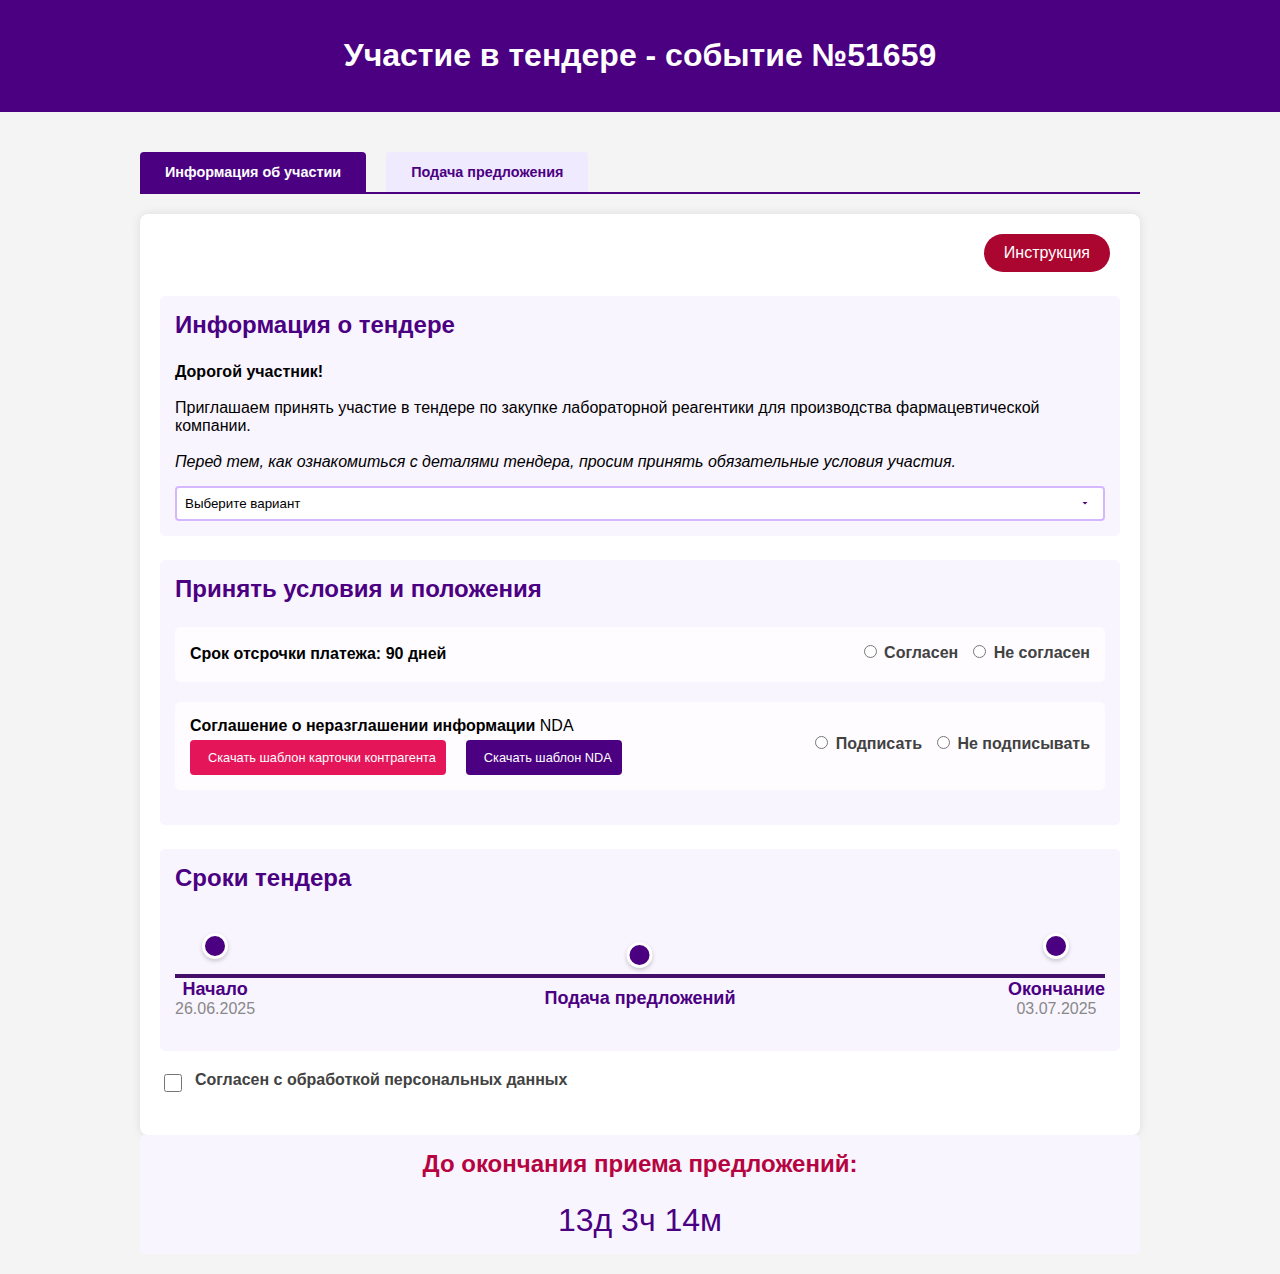
<file: frontend/offer.html>
<!DOCTYPE html>
<html lang="ru">

<head>
    <!-- Все стили из первого сайта -->
    <style>
        body {
            font-family: Arial, sans-serif;
            margin: 0;
            padding: 0;
            background-color: #f4f4f4;
        }

        /* Хедер */
        header {
            background-color: #4b0082;
            color: white;
            padding: 1rem;
            text-align: center;
        }

        /* Основное содержимое */
        .main-content {
            width: 100%;
            max-width: 1000px;
            margin: 0 auto;
            padding: 20px;
        }

        

        .form-container {
            background: white;
            padding: 20px;
            border-radius: 8px;
            box-shadow: 0 0 10px rgba(0, 0, 0, 0.1);
        }

        h2,
        h3,
        h4 {
            margin-top: 0;
            color: #4b0082;
        }

        h2 {
            font-size: 2.3em;
            margin-top: 0px;
        }

        h3 {
            font-size: 1.5em;
        }

        h6 {
            font-size: 1.5em;
            color: #41185e;
            margin: 0;
            margin-bottom: 10px;
        }

        h4 {
            font-size: 1.2em;
        }

        .event-status {
            display: flex;
            justify-content: space-between;
            align-items: center;
            margin-top: 30px;
            margin-bottom: 20px;
        }

        .form-section {
            margin-top: 1.5rem;
            padding: 15px;
            /* border: 2px solid #e0d0f0; */
            border-radius: 5px;
            background-color: #f9f5ff;
        }

        .form-section1 {
            margin-top: 1.5rem;
            padding: 15px;
            /* border: 2px solid #e0d0f0; */
            border-radius: 5px;
        }

        .form-row {
            display: flex;
            flex-wrap: wrap;
            margin-bottom: 15px;
            gap: 20px;
        }

        .form-group {
            flex: 1;
            min-width: 250px;
            padding: 15px;
            border: 1px solid #d3b8ff;
            border-radius: 5px;
            background-color: #fefcff;
            margin-bottom: 5px;
        }

        .form-group1 {
            flex: 1;
            min-width: 250px;
            padding: 15px;
            border: 1px solid #e3dfe4;
            border-radius: 5px;
            background-color: #fefcff;
            margin-bottom: 5px;
        }



        .budget-currency-group {
            display: flex;
            gap: 20px;
            align-items: flex-end;
            width: 100%;
        }

        .budget-field {
            flex: 2;
        }

        .currency-field {
            flex: 1;
        }

        .role-field {
            flex: 1;
        }

        label {
            display: block;
            margin-bottom: 5px;
            font-weight: bold;
            font-size: medium;
            color: #424242;
        }

        .label-two {
            display: block;
            margin-bottom: 0px;
            font-weight: 100;
        }

        input[type="text"],
        input[type="number"],
        input[type="email"],
        select,
        textarea {
            width: 100%;
            padding: 8px;
            border: 1px solid #ddd;
            border-radius: 4px;
            box-sizing: border-box;
        }

        textarea {
            min-height: 80px;
            resize: vertical;
        }

        .required-field::after {
            content: " *";
            color: red;
        }

        button {
            padding: 8px 16px;
            background-color: #4b0082;
            color: white;
            border: none;
            border-radius: 4px;
            cursor: pointer;
            transition: background-color 0.3s ease;
            margin-right: 10px;
            font-size: 0.9em;
        }

        button:hover {
            background-color: #6a1b9a;
        }

        button.secondary {
            background-color: #3e3843;
        }

        button.tndr-sbmt {
            background-color: #4233c9;
        }

        button.secondary:hover {
            background-color: #5a6268;
        }

        button.large {
            padding: 12px 30px;
            font-size: 1.1em;
        }

        button.small {
            padding: 10px 10px;
            font-size: 0.8em;
            margin-top: 5px;
        }

        button.analyze-btn {
            background-color: #0e9b3d;
        }

        .file-upload {
            margin: 20px 0;
            padding: 30px;
            border: 2px dashed #b388ff;
            border-radius: 8px;
            text-align: center;
            background-color: #f3e5ff;
            transition: all 0.3s ease;
        }

        .file-upload.dragover {
            background-color: #e6ceff;
            border-color: #9c64ff;
        }

        .file-upload.hidden {
            display: none;
        }

        .file-upload-title {
            color: #4b0082;
            font-size: 1.5em;
            margin-bottom: 15px;
            font-weight: bold;
        }

        .file-upload-subtitle {
            color: #42484e;
            font-size: 0.9em;
            margin-bottom: 15px;
        }

        .file-upload label {
            display: inline-block;
            padding: 10px 20px;
            background-color: #4b0082;
            color: white;
            border-radius: 4px;
            cursor: pointer;
            transition: all 0.3s;
        }

        .file-upload label:hover {
            background-color: #6a1b9a;
        }

        .file-name {
            margin-top: 10px;
            font-size: 0.9em;
            color: #6c757d;
        }

        .title-container {
            position: relative;
            display: flex;
            justify-content: space-between;
            padding-right: 20px;
        }

        .hidden {
            display: none;
        }

        /* СТАТУС-БАР */
        .status-bar {
            display: flex;
            position: relative;
            margin-top: 40px;
            padding-top: 20px;
        }

        .status-bar::before {
            content: '';
            position: absolute;
            top: 0;
            left: 0;
            right: 0;
            height: 4px;
            background-color: lightgray;
            z-index: 0;
        }

        .status-bar::after {
            content: '';
            position: absolute;
            top: 0;
            left: 0;
            height: 4px;
            background-color: blue;
            z-index: 1;
            transition: width 0.5s ease;
            width: 0%;
        }

        /* Прогресс по шагам (1–4) */
        .status-bar[data-step="1"]::after {
            width: 25%;
        }

        .status-bar[data-step="2"]::after {
            width: 50%;
        }

        .status-bar[data-step="3"]::after {
            width: 75%;
        }

        .status-bar[data-step="4"]::after {
            width: 100%;
        }

        .status-step {
            flex: 1;
            text-align: center;
            position: relative;
            z-index: 2;
            font-weight: normal;
            color: black;
            transition: color 0.3s ease, font-weight 0.3s ease;
        }

        .status-step.active {
            font-weight: bold;
            color: blue;
        }

        /* Новый стиль для радио-кнопок в столбик */
        .radio-group-vertical {
            display: flex;
            flex-direction: column;
            gap: 10px;
            margin-top: 10px;
        }

        .radio-option {
            display: flex;
            align-items: center;
            gap: 5px;
        }

        .event-type-container {
            display: flex;
            gap: 30px;
            margin-top: 15px;
        }

        .event-type-column {
            flex: 1;
        }

        .add-text-btn {
            margin-top: 5px;
            background-color: #6c757d;
            padding: 7px 30px;
            margin-left: 10px;
            font-size: 0.9em;
        }

        .text-actions {
            display: flex;
            gap: 10px;
            margin-top: 10px;
        }

        .text-actions.hidden {
            display: none;
        }

        #participation-text.hidden {
            display: none;
        }

        .team-member-input {
            display: flex;
            gap: 10px;
            margin-bottom: 10px;
            align-items: center;
        }

        .team-member-input input {
            flex: 1;
        }

        .member-action-btn {
            padding: 5px 8px;
            min-width: 30px;
            background-color: #4b0082;
        }

        .analyze-btn-container {
            text-align: center;
            margin: 20px 0;
        }

        .form-actions {
            margin-top: 30px;
        }

        /* Меню навигации */
        .nav-menu-container {
            margin: 20px 0;
            text-align: center;
        }

        .nav-menu {
            list-style: none;
            padding: 0;
            margin: 0;
            display: inline-flex;
            gap: 10px;
            flex-wrap: wrap;
            justify-content: center;
        }

        .nav-menu li {
            padding: 8px 12px;
            border-radius: 4px;
        }

        .nav-menu li a {
            color: #4b0082;
            text-decoration: none;
            display: flex;
            align-items: center;
            gap: 8px;
            font-size: 0.9em;
        }

        .nav-menu li.active {
            background-color: #e0d0f0;
        }

        .nav-menu li:hover {
            background-color: #e0d0f0;
        }

        /* Сообщение об успешном анализе */
        .analysis-success {
            margin: 20px 0;
            padding: 20px;
            border-radius: 8px;
            background-color: #e8f5e9;
            text-align: center;
            border: 1px solid #c8e6c9;
            display: none;
        }

        .analysis-success i {
            color: #4caf50;
            font-size: 2em;
            margin-bottom: 10px;
        }

        .analysis-success h3 {
            color: #2e7d32;
            margin: 10px 0;
        }

        .analysis-success p {
            color: #424242;
            margin: 5px 0;
        }

        .radio-group-horizontal {
            display: flex;
            gap: 70px;
            margin-top: 10px;
        }

        .radio-option-horizontal {
            display: flex;
            align-items: center;
            gap: 5px;
            white-space: nowrap;
        }

        /* Стили для двухколоночных полей в команде */
        .team-member-input {
            display: flex;
            gap: 10px;
            margin-bottom: 10px;
            align-items: center;
        }

        .team-member-input input {
            flex: 1;
            min-width: 188px;
        }

        /* Увеличиваем расстояние между блоками условий */
        .condition-block {
            margin-bottom: 20px;
        }

        /* Добавляем стили для кастомной кнопки загрузки файла */
        .custom-file-input {
            display: inline-block;
            padding: 5px 12px;
            background-color: #4b0082;
            font-size: 0.9em;
            color: white;
            border-radius: 4px;
            cursor: pointer;
            transition: background-color 0.3s;
            margin-bottom: 5px;
            font-weight: 100;
            height: 20px;
            width: 150px;
        }

        .custom-file-input:hover {
            background-color: #6a1b9a;
        }

        #participation-condition {
            display: none;
            /* Скрываем оригинальный инпут */
        }

        /* Стили для подсказок */
        .tooltip-icon {
            color: #4b0082;
            margin-left: 5px;
            cursor: help;
        }

        [data-tooltip] {
            position: relative;
        }

        [data-tooltip]:hover::after {
            content: attr(data-tooltip);
            position: absolute;
            left: 0;
            top: 100%;
            background: #fff;
            border: 1px solid #4b0082;
            padding: 8px 12px;
            border-radius: 4px;
            font-size: 16px !important;
            font-weight: normal;
            color: #4d3c3d;
            z-index: 1000;
            white-space: pre-wrap;
            min-width: 240px;
            text-align: left;
            line-height: 1.3;
            box-shadow: 0 2px 4px rgba(0, 0, 0, 0.1);
        }

        /* Исправленные стили для полей участников */
        .team-member-input input[type="email"] {
            flex: 2;
        }

        .team-member-input select {
            flex: 1;
        }

        [data-tooltip]:hover::after {
            content: attr(data-tooltip);
            top: calc(50% + 20px);
            left: 50%;
            transform: translate(-50%, -50%);
            background: #fff;
            border: 2px solid #4b0082;
            padding: 20px;
            border-radius: 8px;
            z-index: 2147483647;
            /* Максимальный возможный z-index */
            white-space: pre-wrap;
            width: 320px;
            text-align: left;
            line-height: 1.6;
            box-shadow: 0 8px 30px rgba(0, 0, 0, 0.3);
            font-size: 14px;
            pointer-events: none;
            animation: tooltipFade 0.3s ease;
        }

        @keyframes tooltipFade {
            from {
                opacity: 0;
                transform: translate(-50%, -40%);
            }

            to {
                opacity: 1;
                transform: translate(-50%, -50%);
            }
        }


        /* Блок Инструкции  */
        .title-container {
            position: relative;
            display: flex;
            align-items: center;
            padding-right: 20px;
            margin-top: 20px;
        }

        .instruction-btn {
            background: #ab0630;
            color: white;
            border: none;
            border-radius: 20px;
            padding: 10px 20px;
            cursor: help;
            transition: all 0.3s;
            display: inline-flex;
            align-items: center;
            gap: 10px;
            font-size: 1em;
            white-space: nowrap;
            margin-left: auto;
        }

        .instruction-btn:hover {
            background: #4a0315;
            transform: scale(1.05);
        }

        .instruction-overlay {
            position: absolute;
            top: calc(100% + 10px);
            right: 0;
            z-index: 2147483647;
            display: none;
            min-width: 400px;
        }

        .instruction-content {
            background: white;
            border: 2px solid #ab0630;
            padding: 20px;
            border-radius: 8px;
            box-shadow: 0 4px 15px rgba(0, 0, 0, 0.2);
            position: relative;
            line-height: 30px;
        }

        .instruction-btn:hover+.instruction-overlay,
        .instruction-overlay:hover {
            display: block;
        }

        .instruction-content::before {
            content: '';
            position: absolute;
            bottom: 100%;
            right: 15px;
            border-width: 8px;
            border-style: solid;
            border-color: transparent transparent #4b0082 transparent;
        }

        .comment-sec {
            margin-top: 20px;
        }

        /* Добавляем стили для управления формами */
        .form-tab {
            display: none;
        }

        .form-tab.active {
            display: block;
        }

        .file-upload.small {
            padding: 15px;
            min-height: 80px;
        }

        .file-upload.small .file-upload-title {
            font-size: 1.1em;
        }

        .file-upload.small label.small {
            padding: 8px 15px;
            font-size: 0.9em;
        }

        .file-name.small {
            font-size: 0.8em;
        }

        /* Стили для синхронизации валюты */
        #goods-currency {
            background-color: #f0f0f0;
            cursor: not-allowed;
        }

        .add-section {
            position: relative;
            width: 200px;
        }

        .add-type-btn {
            width: 100%;
            padding: 10px;
            background-color: #4b0082;
            color: white;
            border: none;
            border-radius: 4px;
            cursor: pointer;
            display: flex;
            align-items: center;
            justify-content: center;
            gap: 8px;
        }

        .type-dropdown {
            display: none;
            position: absolute;
            top: 100%;
            left: 0;
            right: 0;
            background: white;
            border: 1px solid #ddd;
            border-radius: 4px;
            box-shadow: 0 2px 4px rgba(0, 0, 0, 0.1);
            z-index: 100;
            margin-top: 5px;
        }

        .type-dropdown.show {
            display: block;
        }

        .type-option {
            padding: 10px;
            cursor: pointer;
            transition: background-color 0.2s;
        }

        .type-option:hover {
            background-color: #f5f5f5;
        }

        .lot-form.hidden {
            display: none;
        }

        /* Стили для файлового инпута */
        .file-upload.small label.small {
            display: inline-block;
            padding: 8px 15px;
            margin: 5px 0;
        }

        /* Добавляем новые стили для товаров и услуг */
        .simple-file-upload {
            display: flex;
            align-items: center;
            gap: 10px;
        }

        .upload-btn {
            display: inline-block;
            padding: 8px 20px;
            background-color: #4b0082;
            color: white;
            border-radius: 4px;
            cursor: pointer;
            transition: background-color 0.3s;
            font-size: 0.9em;
        }

        .add-section {
            position: relative;
            width: 200px;
        }

        .type-dropdown {
            display: none;
            position: absolute;
            top: 100%;
            left: 0;
            right: 0;
            background: white;
            border: 1px solid #ddd;
            border-radius: 4px;
            box-shadow: 0 2px 4px rgba(0, 0, 0, 0.1);
            z-index: 100;
            margin-top: 5px;
        }

        .type-dropdown.show {
            display: block;
        }

        .type-option {
            padding: 10px;
            cursor: pointer;
            transition: background-color 0.2s;
        }

        .lot-form {
            margin: 15px 0;
            padding: 15px;
            border: 2px solid #e0d0f0;
            border-radius: 8px;
            background: #ffffff;
        }



        .error {
            border-color: #ff0000 !important;
            box-shadow: 0 0 3px #ff0000;
        }

        .lot-form.visible {
            display: block;
            animation: fadeIn 0.3s ease;
        }

        @keyframes fadeIn {
            from {
                opacity: 0;
            }

            to {
                opacity: 1;
            }
        }

        .file-upload.small {
            display: none;
        }

        .adding-label {
            background-color: #4b0082;
            color: white;
            padding: 10px;
            border-radius: 4px;
            text-align: center;
            display: none;
        }

        .adding-label.visible {
            display: block;
            animation: fadeIn 0.3s ease;
        }

        .lot-actions {
            margin-top: 20px;
            display: flex;
            gap: 10px;
            justify-content: flex-end;
        }

        .hidden {
            display: none !important;
        }

        .adding-label {
            background-color: #4b0082;
            color: white;
            padding: 10px;
            border-radius: 4px;
            text-align: center;
            display: none;
            margin-bottom: 15px;
        }

        .lot-actions {
            margin-top: 20px;
            display: none;
            gap: 10px;
            justify-content: flex-end;
        }

        .lot-actions.visible {
            display: flex;
        }

        .adding-label.visible {
            display: block;
            animation: fadeIn 0.3s ease;
        }

        @keyframes fadeIn {
            from {
                opacity: 0;
            }

            to {
                opacity: 1;
            }
        }

        .adding-title {
            background-color: #4b0082;
            color: white !important;
            padding: 12px 232%;
            /* Вертикальные отступы */
            width: 100%;
            /* Занимает всю ширину */
            text-align: center;
            /* Центрирование текста */
            border-radius: 4px;
            font-size: 1.1em;
            margin: 0 0 15px 0;
            /* Отступ снизу */
            display: none;
            transition: all 0.3s ease;
            box-sizing: border-box;
            /* Учитываем padding в ширине */
        }

        /* Для иконки внутри заголовка */
        .adding-title i {
            margin-right: 10px;
            font-size: 1.2em;
        }

        .add-type-btn.hidden {
            display: none;
        }

        .type-dropdown {
            display: none;
            position: absolute;
            /* остальные стили... */
        }

        .type-dropdown.show {
            display: block;
        }

        .participant-block {
            border: 2px solid #e0d0f0;
            border-radius: 5px;
            padding: 15px;
            margin-bottom: 20px;
            background: #f9f5ff;
        }

        .participant-block h4 {
            color: #4b0082;
            margin-top: 0;
            margin-bottom: 15px;
        }

        .add-participant-btn {
            margin-top: 10px;
            width: 100%;
        }

        select {
            appearance: none;
            -webkit-appearance: none;
            background: url("data:image/svg+xml;charset=UTF-8,%3csvg xmlns='http://www.w3.org/2000/svg' viewBox='0 0 24 24' fill='%234b0082'%3e%3cpath d='M7 10l5 5 5-5z'/%3e%3c/svg%3e") no-repeat right 0.75rem center/12px 12px;
            padding-right: 2rem;
        }

        select:invalid {
            color: #6c757d;
        }

        /* Стили для таблицы участников */
        .participants-table {
            width: 100%;
            border-collapse: collapse;
            margin: 20px 0;
            background: white;
            border-radius: 8px;
            overflow: hidden;
            box-shadow: 0 0 10px rgba(0, 0, 0, 0.05);
        }

        .participants-table th,
        .participants-table td {
            padding: 12px 15px;
            text-align: left;
            border-bottom: 1px solid #e0d0f0;
        }

        .participants-table th {
            background-color: #4b0082;
            color: white;
            font-weight: bold;
        }

        .participants-table tr:hover {
            background-color: #f9f5ff;
        }

        .action-buttons {
            display: flex;
            gap: 8px;
        }

        /* Стили для модального окна */
        .modal-overlay {
            position: fixed;
            top: 0;
            left: 0;
            right: 0;
            bottom: 0;
            background: rgba(0, 0, 0, 0.5);
            display: none;
            justify-content: center;
            align-items: center;
            z-index: 1000;
        }

        .modal-content {
            background: white;
            padding: 30px;
            border-radius: 8px;
            width: 500px;
            position: relative;
        }

        .modal-close {
            position: absolute;
            top: 15px;
            right: 15px;
            cursor: pointer;
            font-size: 1.5em;
            color: #4b0082;
        }

        .modal-form-group {
            margin-bottom: 15px;
        }

        .modal-form-group label {
            display: block;
            margin-bottom: 5px;
            color: #4b0082;
            font-weight: bold;
        }

        .modal-form-group input,
        .modal-form-group select {
            width: 100%;
            padding: 8px;
            border: 1px solid #ddd;
            border-radius: 4px;
        }

        .required-star {
            color: red;
            margin-left: 3px;
        }

        /* ЛОТЫ */

        .lot-header {
            background-color: #4b0082;
            /* Темно-фиолетовый */
            color: white;
            padding: 12px 20px;
            border-radius: 6px 6px 0 0;
            margin: -20px -20px 20px -20px;
            font-weight: bold;
        }

        .lot-number {
            font-size: 1.1em;
            letter-spacing: 0.5px;
        }


        /* СРОКИ */

        .start-select {
            width: 100%;
            padding: 8px;
            border: 2px solid #4b0082;
            border-radius: 4px;
        }

        #custom-date-fields {
            background: #f8f5ff;
            padding: 10px;
            border-radius: 4px;
        }

        #custom-date-fields .form-row {
            margin: 0;
        }


        .timeline-container {
            padding: 20px 0;
        }

        .timeline {
            display: flex;
            align-items: center;
            justify-content: space-between;
            position: relative;
            height: 80px;
        }

        .timeline-line {
            position: absolute;
            left: 0;
            right: 0;
            height: 4px;
            background: #450e69;
            z-index: 1;
        }

        .timeline-item {
            position: relative;
            z-index: 2;
            display: flex;
            flex-direction: column;
            align-items: center;
        }

        .timeline-dot {
            width: 20px;
            height: 20px;
            border-radius: 50%;
            background: #4b0082;
            border: 3px solid white;
            box-shadow: 0 2px 4px rgba(0, 0, 0, 0.2);
        }

        .timeline-label {
            margin-top: 10px;
            text-align: center;
            font-size: 14px;
            color: #666;
        }

        .timeline-label span:first-child {
            display: block;
            font-weight: bold;
            color: #4b0082;
            font-size: large;
            margin-top: 10px;
        }

        #start-date-label,
        #end-date-label {
            font-size: 12px;
            color: #888;
            font-size: medium;
            margin-top: 30px;
        }

        .timeline-item.submission {
            position: absolute;
            left: 50%;
            transform: translateX(-50%);
        }

        .lot-header {
            display: flex;
            justify-content: space-between;
            align-items: center;
            padding: 12px 20px;
        }

        .delete-lot-btn {
            padding: 5px 10px;
            font-size: 0.8em;
            background-color: #b5043f !important;
        }

        .delete-lot-btn:hover {
            background-color: #7a0229 !important;
        }

        /* Стили для подтверждения загрузки */
        .upload-success-message {
            display: flex;
            align-items: center;
            gap: 12px;
            background: #e8f5e9;
            border: 2px solid #4caf50;
            border-radius: 8px;
            padding: 12px 20px;
            margin-top: 10px;
            animation: slideIn 0.3s ease;
        }

        .upload-success-message i {
            color: #4caf50;
            font-size: 1.5em;
        }

        .upload-details {
            display: flex;
            flex-direction: column;
        }

        .file-name-text {
            font-weight: 500;
            color: #2e7d32;
            font-size: 0.95em;
        }

        .file-status {
            color: #666;
            font-size: 0.85em;
            margin-top: 3px;
        }

        @keyframes slideIn {
            from {
                opacity: 0;
                transform: translateY(-10px);
            }

            to {
                opacity: 1;
                transform: translateY(0);
            }
        }

        .hidden {
            display: none !important;
        }


        /* Стили для модального окна подтверждения */
        .invitation-textarea {
            width: 100%;
            padding: 15px;
            border: 2px solid #e0d0f0;
            border-radius: 6px;
            font-family: Arial, sans-serif;
            line-height: 1.5;
            margin: 10px 0;
            min-height: 200px;
            resize: vertical;
            background: #fff;
        }

        .invitation-textarea:focus {
            outline: none;
            border-color: #4b0082;
            box-shadow: 0 0 5px rgba(75, 0, 130, 0.3);
        }

        .modal-content h3 {
            border-bottom: 2px solid #4b0082;
            padding-bottom: 10px;
            margin-bottom: 20px;
        }

        /* Стили для крупной таблицы тендеров */
        .large-table {
            font-size: 1.1em;
        }

        .large-table th {
            padding: 18px 20px;
        }

        .large-table td {
            padding: 15px 20px;
        }

        .large-table tr:hover {
            transform: scale(1.005);
            box-shadow: 0 2px 8px rgba(0, 0, 0, 0.1);
        }

        /* Стили для списка событий */
        .event-list {
            list-style: none;
            padding: 0;
            margin: 0;
        }

        .event-item {
            padding: 12px 15px;
            margin: 8px 0;
            background: white;
            border-radius: 6px;
            box-shadow: 0 2px 4px rgba(0, 0, 0, 0.05);
            display: flex;
            justify-content: space-between;
            align-items: center;
            transition: all 0.2s ease;
        }

        .event-item:hover {
            transform: translateX(5px);
            box-shadow: 0 3px 8px rgba(0, 0, 0, 0.1);
        }

        .event-date {
            color: #666;
            min-width: 90px;
        }

        .event-title {
            flex-grow: 1;
            margin: 0 20px;
        }

        .event-status {
            min-width: 100px;
            text-align: right;
        }

        .events-header {
            display: flex;
            justify-content: space-between;
            align-items: center;
            margin-bottom: 15px;
        }

        .event-actions {
            display: flex;
            gap: 10px;
        }

        .event-search-input {
            width: 200px;
            padding: 8px 12px;
            border: 1px solid #d3b8ff;
            border-radius: 20px;
            transition: all 0.3s ease;
        }

        .event-search-input:focus {
            outline: none;
            border-color: #4b0082;
            box-shadow: 0 0 5px rgba(75, 0, 130, 0.2);
        }

        .hidden-section {
            display: none !important;
        }

        /* Стили для вкладок */
        .tabs-container {
            margin: 20px 0;
        }

        .tabs {
            display: flex;
            gap: 10px;
            border-bottom: 2px solid #4b0082;
        }

        .tab {
            padding: 12px 25px;
            background: #f0eaff;
            border: none;
            border-radius: 4px 4px 0 0;
            cursor: pointer;
            font-weight: bold;
            color: #4b0082;
            transition: all 0.3s;
        }

        .tab.active {
            background: #4b0082;
            color: white;
        }

        /* Стили для чекбокса */
        .privacy-checkbox {
            margin: 20px 0;
            display: flex;
            align-items: center;
            gap: 10px;
        }

        .privacy-checkbox input {
            width: 18px;
            height: 18px;
        }

        /* Адаптивные стили для кнопок */
        .download-buttons {
            display: flex;
            gap: 10px;
            align-items: center;
            flex-wrap: wrap;
        }

        .tab-content {
            display: none;
            /* Скрыть все вкладки по умолчанию */
        }

        .tab-content.active {
            display: block;
            /* Показать активную вкладку */
        }

        /* Стили для документов */
        .doc-item {
            margin-bottom: 15px;
            padding: 15px;
            border: 1px solid #e0d0f0;
            border-radius: 6px;
            background: #f9f5ff;
        }

        .doc-description {
            color: #666;
            font-size: 0.9em;
            margin-bottom: 10px;
        }

        .download-button {
            display: inline-flex;
            align-items: center;
            gap: 8px;
            transition: transform 0.2s;
        }

        .download-button:hover {
            transform: translateY(-1px);
        }
        /* Дополнительные стили для поля ввода */
#supplier-name {
    border: 2px solid #d3b8ff;
    border-radius: 6px;
    transition: all 0.3s ease;
}

#supplier-name:focus {
    border-color: #4b0082;
    box-shadow: 0 0 8px rgba(75, 0, 130, 0.2);
    outline: none;
}

#supplier-name::placeholder {
    color: #a0a0a0;
    font-style: italic;
    font-size: 0.95em;
}
/* Стили для лотов */
.lots-container {
    margin-top: 20px;
    border: 2px solid #e0d0f0;
    border-radius: 8px;
    padding: 15px;
    background: #ffffff;
}

.lot-form {
    margin-bottom: 30px;
    padding: 15px;
    border: 1px solid #e0d0f0;
    border-radius: 6px;
    background: #f9f5ff;
}

.lot-form:last-child {
    margin-bottom: 0;
}

.lot-header {
    margin-bottom: 15px;
    padding-bottom: 10px;
    border-bottom: 2px solid #4b0082;
}

.lot-number {
    font-size: 1.2em;
    color: #ffffff;
    font-weight: bold;
}

/* Улучшенные стили для выпадающих списков */
select {
    background-color: #fff;
    border: 2px solid #d3b8ff;
    transition: all 0.3s ease;
}

select:focus {
    border-color: #4b0082;
    box-shadow: 0 0 8px rgba(75, 0, 130, 0.2);
}

/* Стили для поля условий доставки */
textarea[data-field="delivery"] {
    background-color: #f0f8ff;
    border: 2px solid #4d90fe;
    border-radius: 6px;
    padding: 10px;
    transition: all 0.3s ease;
}

textarea[data-field="delivery"]:focus {
    background-color: #e6f0ff;
    border-color: #0066cc;
    box-shadow: 0 0 8px rgba(0, 102, 204, 0.2);
    outline: none;
}

/* Красная звездочка для обязательных полей */
.required-field::after {
    content: " *";
    color: red;
    font-size: 1.2em;
}





#supplier-name {
        background-color: #e6f0ff;
        border-color: #0066cc;
        transition: all 0.3s ease;
    }

    /* Поля в лотах */
    input[data-field="quantity"],
    input[data-field="price"],
    select[data-field="currency"] {
        background-color: #f0f8ff !important;
        border-color: #4d90fe !important;
    }

    /* Эффект при фокусе */
    input[data-field="quantity"]:focus,
    input[data-field="price"]:focus,
    select[data-field="currency"]:focus {
        background-color: #e6f0ff;
        border-color: #0066cc;
        box-shadow: 0 0 8px rgba(0, 102, 204, 0.2);
    }

    /* Для сохранения стилей при наведении */
    input[data-field="quantity"]:hover,
    input[data-field="price"]:hover,
    select[data-field="currency"]:hover {
        border-color: #0066cc;
    }

        /* Стили для кнопки */
        #submit-btn {
            background-color: #0066cc !important;
            padding: 15px 40px;
            font-size: 1.2em;
            transition: opacity 0.3s ease;
            margin: 20px auto; /* Центрирование */
        }

        .upload-message {
            margin-top: 10px;
            color: green; /* Цвет текста сообщения */
        }






    </style>
    <title>Участие в тендере #51659</title>
</head>

<body>
    <header>
        <h1>Участие в тендере - событие №51659</h1>
    </header>
    <div class="main-content">
        <!-- Вкладки -->
        <div class="tabs-container">
            <div class="tabs">
                <button class="tab active" data-tab="info">Информация об участии</button>
                <button class="tab" data-tab="proposal">Подача предложения</button>
            </div>
        </div>

        <!-- Содержимое вкладки "Информация об участии" -->
        <section class="form-container tab-content active" data-tab="info">
            <div style="position: relative;">
                <button class="instruction-btn" style="display: flow;">
                    <i class="fas fa-info-circle"></i>
                    Инструкция
                </button>
                <div class="instruction-overlay">
                    <div class="instruction-content">
                        <h3 style="color: #ab0630; margin: 0 0 15px 0; font-size: 1.3em;">📋 Инструкция</h3>
                        <ol style="padding-left: 20px; margin: 0 0 15px 0;">
                            <li>Ознакомьтесь с условиями участия</li>
                            <li>Подтвердите согласие с условиями участия</li>
                            <li>Ознакомьтесь с условиями NDA</li>
                            <li>В случае согласия загрузите заполненный шаблон с карточкой контрагента</li>
                            <li>Перейдите на страницу подачи предложения</li>
                        </ol>
                        <p style="color: #666; margin: 0; font-size: 0.9em;">
                            ❗ Обязательные поля отмечены *
                        </p>
                    </div>
                </div>
            </div>

            <!-- Блок участия -->
            <div class="form-section">
                <h3>Информация о тендере</h3>
                <span><b>Дорогой участник!</b></span><br><br>
                <span>Приглашаем принять участие в тендере по закупке лабораторной реагентики для производства фармацевтической компании. </span><br><br>
                <span><i> Перед тем, как ознакомиться с деталями тендера, просим принять обязательные условия участия. </i></span>
                <select style="margin-top: 15px;" id="participation-select">
                    <option value="" disabled selected>Выберите вариант</option>
                    <option value="plan">Планирую участвовать</option>
                    <option value="undecided">Не определился с участием</option>
                    <option value="refuse">Отказываюсь от участия</option>
                </select>
            </div>

            <!-- Условия и положения -->
            <div class="form-section">
                <h3>Принять условия и положения</h3>

                <div class="form-row">
                    <div class="form-group1" style="flex: 1; border: none;">
                        <div style="display: flex; justify-content: space-between; align-items: center;">
                            <span><b>Срок отсрочки платежа: 90 дней</b></span>
                            <div style="display: inline-flex;">
                                <label><input type="radio" name="terms" value="yes"> Согласен</label>
                                <label><input type="radio" name="terms" value="no" style="margin-left: 15px; ">
                                    Не согласен</label>
                            </div>
                        </div>
                    </div>
                </div>

                <div class="form-row">
                    <div class="form-group1" style="flex: 1; border: none;">
                        <div style="display: flex; justify-content: space-between; align-items: center;">
                            <div>
                                <span><b>Соглашение о неразглашении информации</b> NDA</span>
                                <div class="download-buttons">
                                    <button class="small download-button" style="background-color: #e5155a;"
                                        onclick="downloadFile()">
                                        <i class="fas fa-download"></i> Скачать шаблон карточки контрагента
                                    </button>
                                    <button class="small download-button" style="background-color: #4b0082;"
                                        onclick="downloadNDA()">
                                        <i class="fas fa-download"></i> Скачать шаблон NDA
                                    </button>
                                </div>
                            </div>
                            <div style="display: inline-flex;">
                                <label><input type="radio" name="nda" value="yes" onchange="toggleSupplierAttachment()">
                                    Подписать</label>
                                <label><input type="radio" name="nda" value="no" style="margin-left: 15px;"
                                        onchange="toggleSupplierAttachment()"> Не подписывать</label>
                            </div>
                        </div>
                    </div>
                </div>
            </div>

            <!-- Вложение закупщиков -->
            <div class="form-section hidden-section" id="supplier-attachment-section">
                <h3>Загрузите карточку контрагента</h3>
                <div class="file-upload" id="drag-drop-zone">
                    <div class="file-upload-title">Перетащите файлы сюда</div>
                    <div class="file-upload-subtitle">или</div>
                    <input type="file" id="supplier-file" style="display: none;">
                    <label for="supplier-file"><i class="fas fa-upload"></i> Выбрать файл</label>
                    <div id="supplier-file-name" class="file-name"></div>
                </div>
                <div id="upload-confirmation" class="upload-success-message hidden">
                    <i class="fas fa-check-circle"></i>
                    <div class="upload-details">
                        <span class="file-name-text" id="uploaded-file-name"></span>
                        <span class="file-status">Файл успешно загружен!</span>
                    </div>
                </div>
            </div>

            <!-- Таймлайн -->
            <div class="form-section">
                <h3>Сроки тендера</h3>
                <div class="timeline-container">
                    <div class="timeline">
                        <div class="timeline-item start">
                            <div class="timeline-dot"></div>
                            <div class="timeline-label">
                                <span>Начало</span>
                                <span id="start-date-label">26.06.2025</span>
                            </div>
                        </div>

                        <div class="timeline-item submission">
                            <div class="timeline-dot"></div>
                            <div class="timeline-label">
                                <span>Подача предложений</span>
                            </div>
                        </div>

                        <div class="timeline-line"></div>

                        <div class="timeline-item end">
                            <div class="timeline-dot"></div>
                            <div class="timeline-label">
                                <span>Окончание</span>
                                <span id="end-date-label">03.07.2025</span>
                            </div>
                        </div>
                    </div>
                </div>
            </div>

            <!-- Согласие с обработкой данных -->
            <div class="privacy-checkbox">
                <input type="checkbox" id="privacy" required>
                <label for="privacy">Согласен с обработкой персональных данных</label>
            </div>

            <!-- Кнопка участия -->
            <div class="form-actions" id="participate-button" style="display: none; justify-content: center;">
                <button type="button" class="tndr-sbmt large">Участвовать в тендере</button>
            </div>
        </section>

        <!-- Содержимое вкладки "Подача предложения" -->
        <section class="form-container tab-content" data-tab="proposal">
            <div class="title-container">
                <h2 style="text-align: left; color: #0051ff;">Тендер на лабораторные реагенты 2025</h2>
                <div style="position: relative;">
                    <button class="instruction-btn" style="display: flow;">
                        <i class="fas fa-info-circle"></i>
                        Инструкция
                    </button>
                    <div class="instruction-overlay">
                        <div class="instruction-content">
                            <h3 style="color: #ab0630; margin: 0 0 15px 0; font-size: 1.3em;">📋 Инструкция</h3>
                            <ol style="padding-left: 20px; margin: 0 0 15px 0;">
                                <li>Ознакомьтесь с заданием тендера</li>
                                <li>Загрузите файл с предложением в формате PDF в окно загрузки</li>
                                <li>Проверьте корректность ввода данных предложения</li>
                                <li>Отправьте предложение</li>
                            </ol>
                            <p style="color: #666; margin: 0; font-size: 0.9em;">
                                ❗ Обязательные поля отмечены *
                            </p>
                        </div>

                    </div>
                </div>
            </div>

            <!-- Блок для скачивания файлов -->
            <div class="form-section">
                <h6>1 - Документы для скачивания</h6>
                <div class="download-docs">
                    <div class="doc-item">
                        <div class="doc-description">Техническое задание для тендера</div>
                        <button class="small download-button" style="background-color: #4b0082;"
                            onclick="downloadTechSpec()">
                            <i class="fas fa-download"></i> Техническое задание
                        </button>
                        <labeL style="color:#01b92c; margin-top: 13px;">Для скачивания доступен 1 файл</labeL>
                    </div>
                    <div class="doc-item" style="margin-top: 15px;">
                        <div class="doc-description">Форма подачи предложения</div>
                        <button class="small download-button" style="background-color: #4b0082;"
                            onclick="downloadProposalForm()">
                            <i class="fas fa-download"></i> Форма предложения
                        </button>
                    </div>
                </div>
            </div>

            <!-- Блок загрузки предложения -->
            <div class="form-section">
                <h6>2 - Загрузите коммерческое предложение</h6>
                <div class="file-upload" id="proposal-drag-drop">
                    <div class="file-upload-title">Загрузите файл сюда</div>
                    <div class="file-upload-subtitle">или</div>
                    <input type="file" id="proposal-file" style="display: none;">
                    <label for="proposal-file"><i class="fas fa-upload"></i> Выбрать файл</label>
                    <div id="proposal-file-name" class="file-name"></div>
                </div>
                <div id="proposal-upload-confirmation" class="upload-success-message hidden">
                    <i class="fas fa-check-circle"></i>
                    
                    <div id="proposal-upload-message" class="upload-message hidden"></div><br>
                    <p><span id="proposal-file-name"></span></p>
                </div>
            </div>
            <div class="form-section">
                <h6>3 - Информация о поставщике</h6>
                <div class="form-row">
                    <div class="form-group" style="flex: 1">
                        <label class="required-field">Наименование поставщика</label>
                        <input type="text" 
                               id="supplier-name" 
                               required
                               placeholder="Введите официальное название компании"
                               style="padding: 10px; font-size: 1em;">
                    </div>
                </div>
            
            <!-- Блок лотов -->
    
        <h6>4 - Лоты</h6>
        
        <!-- Контейнер для лотов -->
        <div class="lots-container">
            <!-- Шаблон одного лота -->
            <div class="lot-form" data-lot-id="1">
                <div class="lot-header">
                    <span class="lot-number">Лот 1</span>
                </div>
                
                <div class="form-row">
                    <div class="form-group">
                        <label class="required-field">Название лота</label>
                        <input type="text" 
                               data-field="name" 
                               required
                               placeholder="Введите название лота">
                    </div>
                    
                    <div class="form-group">
                        <label>Описание лота</label>
                        <textarea data-field="description"
                                  placeholder="Дополнительное описание"></textarea>
                    </div>
                </div>
            
                <div class="form-row">
                    <div class="form-group">
                        <label class="required-field">Количество</label>
                        <input type="text" 
                               data-field="quantity" 
                               required
                               placeholder="Введите количество">
                    </div>
                    
                    <div class="form-group">
                        <label>Единица измерения</label>
                        <select data-field="unit">
                            <option value="">Выберите из списка</option>
                            <option value="pieces">штуки</option>
                            <option value="kg">килограммы</option>
                            <option value="meters">метры</option>
                        </select>
                    </div>
                </div>
            
                <div class="form-row">
                    <div class="form-group">
                        <label class="required-field">Предложенная цена</label>
                        <input type="text" 
                               data-field="price" 
                               required
                               placeholder="Введите цену">
                    </div>
                    
                    <div class="form-group">
                        <label class="required-field">Валюта</label>
                        <select data-field="currency" required>
                            <option value="">Выберите валюту</option>
                            <option value="RUB">Рубли</option>
                            <option value="USD">Доллары</option>
                            <option value="EUR">Евро</option>
                        </select>
                    </div>
                </div>
            
                <!-- Новое поле условий доставки -->
                <div class="form-row">
                    <div class="form-group" style="flex: 2">
                        <label class="required-field">Условия доставки</label>
                        <textarea 
                            data-field="delivery" 
                            required
                            placeholder="Укажите условия доставки, сроки, особенности"
                            rows="3"
                            style="width: 100%;"></textarea>
                    </div>
                </div>
            </div>
        </div>

        <div class="form-actions" style="justify-content: center; margin-top: 30px;">
            <button type="button" id="submit-btn" class="large">Отправить предложение</button>
        </div>

        </div>
            </section>
            <!-- Таймер -->
            <div class="form-section" style="margin-top: 0px; text-align: center;">
                <h3 style="color: #b5043f;">
                    <i class="fas fa-clock"></i> До окончания приема предложений:
                </h3>
                <div id="countdown" style="font-size: 2em; color: #4b0082;">
                    13д 3ч 14м
                </div>
            </div>
        </div>

        <script>
            document.addEventListener('DOMContentLoaded', function () {
                // Проверка условий для отображения кнопки участия
                function checkConditions() {
                    const termsYes = document.querySelector('input[name="terms"]:checked')?.value === 'yes';
                    const ndaYes = document.querySelector('input[name="nda"]:checked')?.value === 'yes';
                    const participateButton = document.getElementById('participate-button');
                    participateButton.style.display = (termsYes && ndaYes) ? 'flex' : 'none';
                }
        
                // Управление видимостью секции вложений
                function toggleSupplierAttachment() {
                    const ndaYes = document.querySelector('input[name="nda"]:checked')?.value === 'yes';
                    const attachmentSection = document.getElementById('supplier-attachment-section');
                    const uploadConfirmation = document.getElementById('upload-confirmation');
        
                    if (ndaYes) {
                        attachmentSection.classList.remove('hidden-section');
                    } else {
                        attachmentSection.classList.add('hidden-section');
                        uploadConfirmation.classList.add('hidden');
                        document.getElementById('supplier-file').value = '';
                        document.getElementById('supplier-file-name').textContent = '';
                    }
                    checkConditions();
                }
        
                // Обработчики для радио-кнопок
                document.querySelectorAll('input[type="radio"][name="terms"], input[type="radio"][name="nda"]').forEach(radio => {
                    radio.addEventListener('change', () => {
                        checkConditions();
                        if (radio.name === 'nda') toggleSupplierAttachment();
                    });
                });
        
                // Drag and drop обработчики для карточки контрагента
                const dropZone = document.getElementById('drag-drop-zone');
                const fileInput = document.getElementById('supplier-file');
        
                function handleFiles(files) {
                    if (files.length > 0) {
                        fileInput.files = files;
                        document.getElementById('supplier-file-name').textContent = files[0].name;
                        dropZone.style.display = 'none';
                        document.getElementById('upload-confirmation').classList.remove('hidden');
                    }
                    dropZone.classList.remove('dragover');
                }
        
                dropZone.addEventListener('dragover', (e) => {
                    e.preventDefault();
                    dropZone.classList.add('dragover');
                });
        
                dropZone.addEventListener('dragleave', () => {
                    dropZone.classList.remove('dragover');
                });
        
                dropZone.addEventListener('drop', (e) => {
                    e.preventDefault();
                    handleFiles(e.dataTransfer.files);
                });
        
                fileInput.addEventListener('change', (e) => {
                    handleFiles(e.target.files);
                });
        
                // Обработчик кнопки участия
                document.querySelector('#participate-button button').addEventListener('click', () => {
                    alert('Ваша заявка успешно отправлена!');
                });
        
                // Переключение вкладок
                document.querySelectorAll('.tab').forEach(tab => {
                    tab.addEventListener('click', () => {
                        document.querySelectorAll('.tab, .tab-content').forEach(el => {
                            el.classList.remove('active');
                        });
                        tab.classList.add('active');
                        document.querySelector(`.tab-content[data-tab="${tab.dataset.tab}"]`).classList.add('active');
                    });
                });
        
                // Загрузка файла предложения
                const proposalDropZone = document.getElementById('proposal-drag-drop');
                const proposalFileInput = document.getElementById('proposal-file');
                const proposalUploadConfirmation = document.getElementById('proposal-upload-confirmation');
        
                function handleProposalFiles(files) {
                    const uploadMessage = document.getElementById('proposal-upload-message');
                    if (files.length > 0) {
                        const fileName = files[0].name;
                        document.getElementById('proposal-file-name').textContent = fileName;
                        uploadMessage.textContent = `Загружен файл: ${fileName}`; // Новое сообщение
                        uploadMessage.classList.remove('hidden'); // Показываем сообщение
                        proposalDropZone.style.display = 'none';
                        document.getElementById('proposal-upload-confirmation').classList.remove('hidden');
                    }
                    proposalDropZone.classList.remove('dragover');
                }
        
                proposalDropZone.addEventListener('dragover', (e) => {
                    e.preventDefault();
                    proposalDropZone.classList.add('dragover');
                });
        
                proposalDropZone.addEventListener('dragleave', () => {
                    proposalDropZone.classList.remove('dragover');
                });
        
                proposalDropZone.addEventListener('drop', (e) => {
                    e.preventDefault();
                    handleProposalFiles(e.dataTransfer.files);
                });
        
                proposalFileInput.addEventListener('change', (e) => {
                    handleProposalFiles(e.target.files);
                });
        
                // Инициализация лотов
                const initLots = () => {
                    const container = document.querySelector('.lots-container');
                    const template = document.querySelector('.lot-form').cloneNode(true);
                    
                    container.innerHTML = '';
                    for(let i = 1; i <= 3; i++) {
                        const clone = template.cloneNode(true);
                        clone.dataset.lotId = i;
                        clone.querySelector('.lot-number').textContent = `Лот ${i}`;
                        container.appendChild(clone);
                    }
                };
        
                // Инициализация при загрузке
                toggleSupplierAttachment();
                checkConditions();
                initLots();
        
                // Главный обработчик отправки формы
                document.getElementById('submit-btn').addEventListener('click', function(e) {
                    e.preventDefault();
                    alert('Предложение успешно отправлено!');
                });
            });
        
            // Функции для скачивания файлов
            window.downloadFile = function () {
                const link = document.createElement('a');
                link.href = 'C:\\Users\\mi\\Documents\\Diplom_Ali4i4\\Карточка_контрагента.xlsx';
                link.download = 'Карточка_контрагента.xlsx';
                document.body.appendChild(link);
                link.click();
                document.body.removeChild(link);
            };
        
            window.downloadNDA = function () {
                const link = document.createElement('a');
                link.href = 'C:\\Users\\mi\\Documents\\Diplom_Ali4i4\\NDA.docx';
                link.download = 'NDA.docx';
                document.body.appendChild(link);
                link.click();
                document.body.removeChild(link);
            };
        
            window.downloadTechSpec = function () {
                const link = document.createElement('a');
                link.href = 'technical_specification.pdf';
                link.download = 'technical_specification.pdf';
                document.body.appendChild(link);
                link.click();
                document.body.removeChild(link);
            };
        
            window.downloadProposalForm = function () {
                const link = document.createElement('a');
                link.href = 'proposal_form.docx';
                link.download = 'proposal_form.docx';
                document.body.appendChild(link);
                link.click();
                document.body.removeChild(link);
            };
        </script>
    </body>

</html>
</file>
